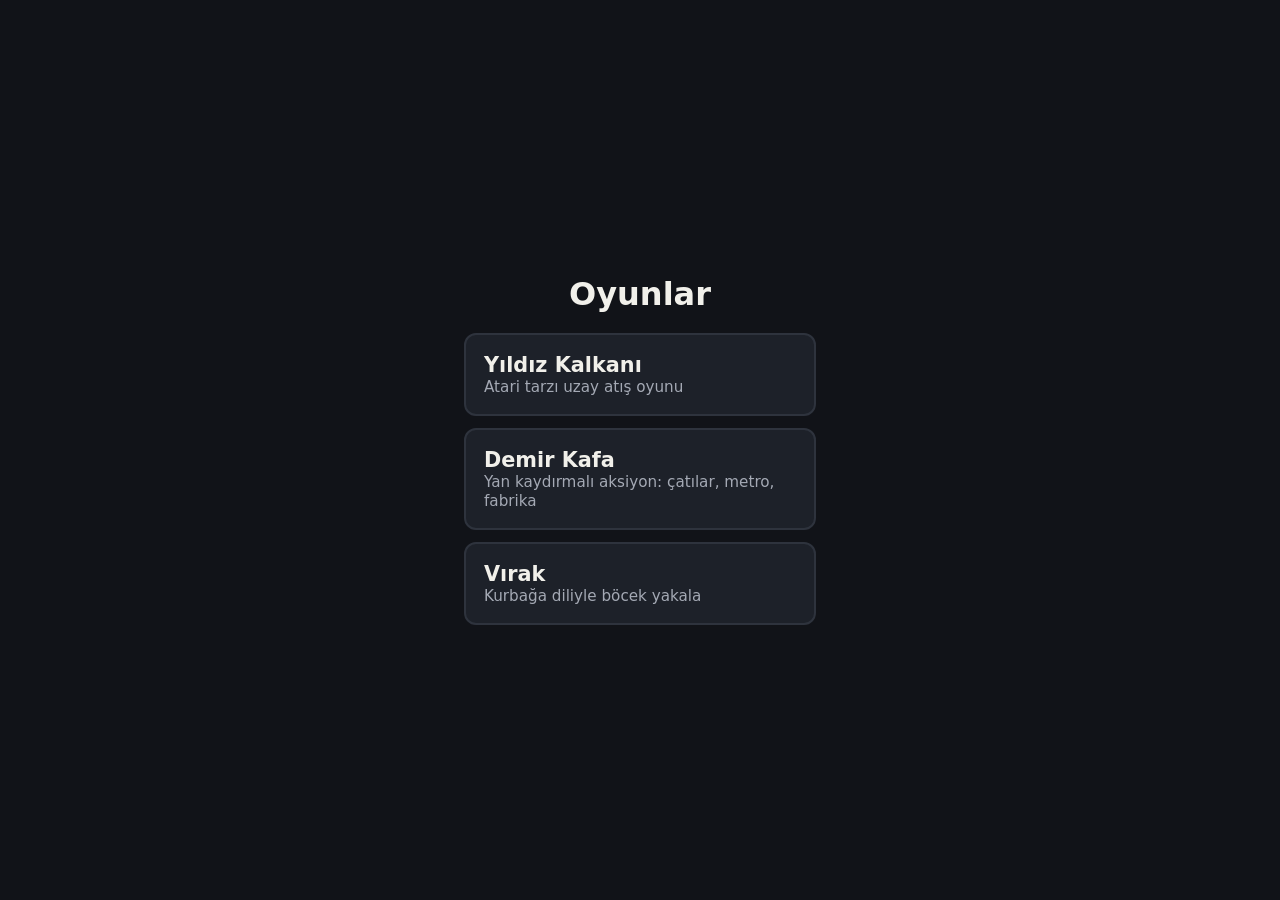
<file: index.html>
<!doctype html>
<html lang="tr">
<meta charset="utf-8">
<meta name="viewport" content="width=device-width, initial-scale=1">
<title>Oyunlar</title>
<style>
body { margin: 0; min-height: 100vh; display: grid; place-items: center; background: #111318; color: #f1f0ea; font-family: system-ui, sans-serif; padding: 16px; box-sizing: border-box; }
main { display: grid; gap: 12px; width: min(100%, 22rem); }
h1 { margin: 0 0 8px; text-align: center; }
a { display: block; padding: 18px; border-radius: 12px; background: #1d2129; color: inherit; text-decoration: none; border: 2px solid #2e333d; }
a b { display: block; font-size: 1.3rem; }
a span { color: #a4a9b4; font-size: .95rem; }
</style>
<main>
  <h1>Oyunlar</h1>
  <a href="yildiz/"><b>Yıldız Kalkanı</b><span>Atari tarzı uzay atış oyunu</span></a>
  <a href="demirkafa/"><b>Demir Kafa</b><span>Yan kaydırmalı aksiyon: çatılar, metro, fabrika</span></a>
  <a href="virak/"><b>Vırak</b><span>Kurbağa diliyle böcek yakala</span></a>
</main>
</html>
</file>
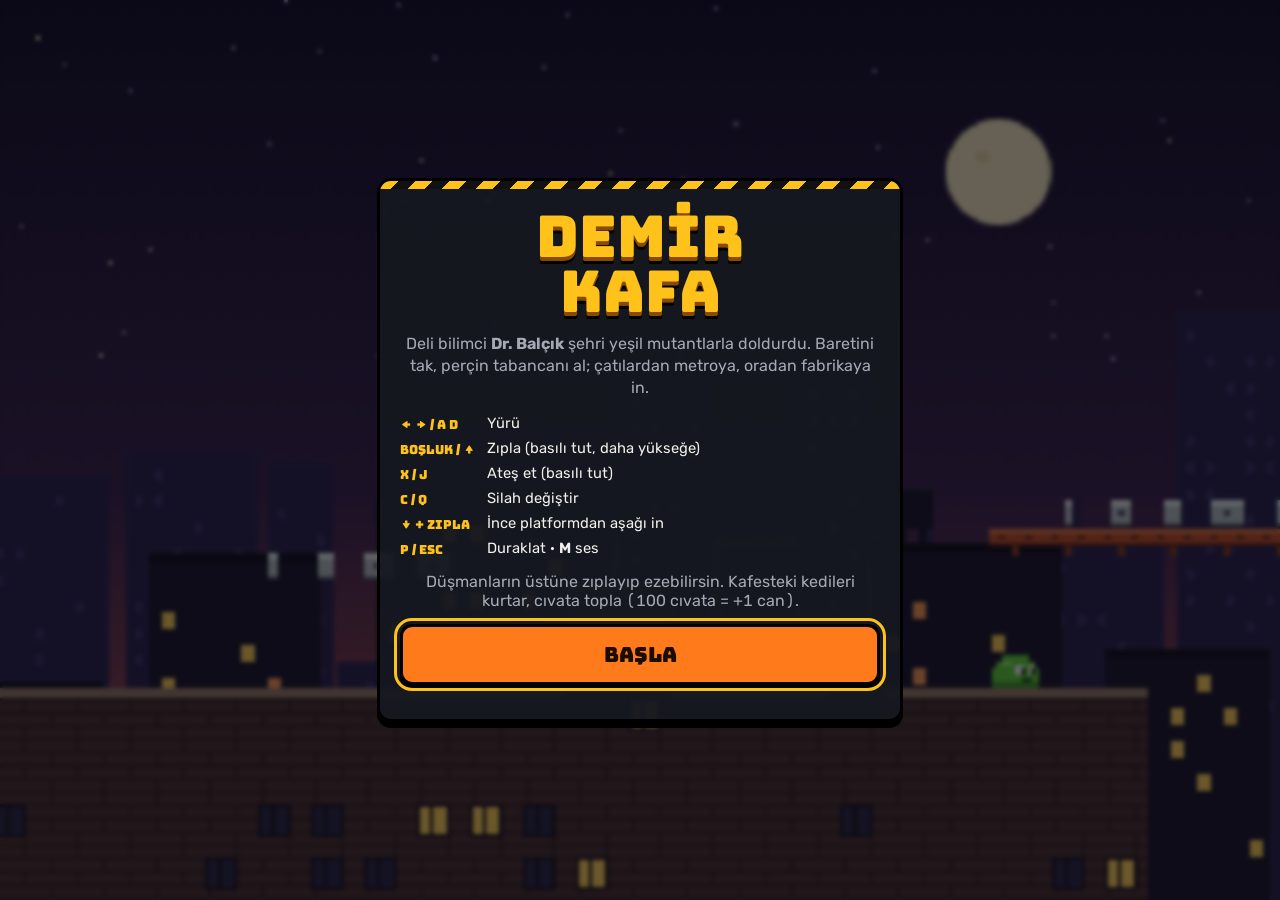
<file: demirkafa/index.html>
<!doctype html>
<html lang="tr">
<head>
<meta charset="utf-8">
<meta name="viewport" content="width=device-width, initial-scale=1, viewport-fit=cover, user-scalable=no">
<meta name="theme-color" content="#111318">
<meta name="mobile-web-app-capable" content="yes">
<meta name="apple-mobile-web-app-capable" content="yes">
<title>Demir Kafa</title>
<link rel="manifest" href="manifest.webmanifest">
<link rel="icon" href="icon-192.png">
<link rel="apple-touch-icon" href="icon-192.png">
<link rel="preconnect" href="https://fonts.googleapis.com">
<link rel="stylesheet" href="https://fonts.googleapis.com/css2?family=Bungee&family=Rubik:wght@500;700&display=swap">
<style>
/* Layout: one pixel-art canvas (scaled crisp), DOM HUD on top, touch pads at the bottom, one overlay card for menus. Single dark look by design. */
:root {
  --bg: #111318;
  --panel: rgba(22, 25, 32, 0.94);
  --hazard: #ffc21a;
  --vest: #ff7a1a;
  --ink: #f1f0ea;
  --muted: #a4a9b4;
  --slime: #6fe04a;
  --danger: #ff4d4d;
  --display: "Bungee", "Impact", system-ui, sans-serif;
  --body: "Rubik", system-ui, -apple-system, "Segoe UI", sans-serif;
  color-scheme: dark;
}
html, body { height: 100%; margin: 0; }
body {
  background: var(--bg); color: var(--ink); font-family: var(--body);
  overflow: hidden; touch-action: none; overscroll-behavior: none;
  -webkit-user-select: none; user-select: none; -webkit-tap-highlight-color: transparent;
}
[hidden] { display: none !important; }
#c { position: fixed; image-rendering: pixelated; image-rendering: crisp-edges; display: block; }

#hud {
  position: fixed; top: 0; left: 0; right: 0;
  display: flex; align-items: center; justify-content: space-between; gap: 12px;
  padding: calc(env(safe-area-inset-top, 0px) + 8px) max(16px, env(safe-area-inset-right, 0px)) 8px max(16px, env(safe-area-inset-left, 0px));
  font-family: var(--display); font-size: 14px; line-height: 1;
  text-shadow: 0 2px 0 #000; pointer-events: none;
}
.hud-l, .hud-r { display: flex; align-items: center; gap: 12px; }
.hp { width: clamp(70px, 18vw, 140px); height: 12px; background: #2a1418; border: 2px solid #000; box-shadow: 0 2px 0 #000; }
.hp i { display: block; height: 100%; width: 100%; background: linear-gradient(#7dff6a, #2fb83a); transition: width .15s; }
.hp.low i { background: linear-gradient(#ff8a7a, #d02a2a); }
#key { color: #6ec8ff; }
#weapon { color: var(--hazard); }
#msg {
  position: fixed; left: 50%; top: calc(env(safe-area-inset-top, 0px) + 40px); transform: translateX(-50%);
  font-family: var(--display); font-size: clamp(14px, 3.6vw, 22px); color: var(--hazard);
  text-shadow: 0 3px 0 #000; white-space: nowrap; pointer-events: none; text-align: center;
}
#bossbar {
  position: fixed; left: 50%; transform: translateX(-50%); top: calc(env(safe-area-inset-top, 0px) + 72px);
  width: min(60vw, 360px); font-family: var(--display); font-size: 12px; color: var(--slime);
  text-shadow: 0 2px 0 #000; pointer-events: none; display: grid; gap: 4px; text-align: center;
}
#bossbar div { height: 10px; border: 2px solid #000; background: #1a2a14; }
#bossbar i { display: block; height: 100%; width: 100%; background: linear-gradient(#b6ff6a, #3aa02a); }

.topbtns { position: fixed; right: max(16px, env(safe-area-inset-right, 0px)); top: calc(env(safe-area-inset-top, 0px) + 32px); display: flex; gap: 8px; }
.topbtns button {
  width: 36px; height: 36px; border-radius: 8px; border: 2px solid #000; background: rgba(30,34,42,.8);
  color: var(--ink); font: 14px var(--display); cursor: pointer; display: grid; place-items: center; padding: 0;
}
.topbtns button:focus-visible { outline: 2px solid var(--hazard); }

#touch { position: fixed; inset: auto 0 0 0; pointer-events: none;
  padding: 0 max(16px, env(safe-area-inset-right, 0px)) calc(env(safe-area-inset-bottom, 0px) + 14px) max(16px, env(safe-area-inset-left, 0px));
  display: flex; justify-content: space-between; align-items: flex-end; }
.pad { display: flex; gap: 10px; align-items: flex-end; }
.pad button {
  pointer-events: auto; touch-action: none;
  width: 64px; height: 64px; border-radius: 16px;
  background: rgba(255,255,255,.10); border: 2px solid rgba(255,255,255,.28); color: rgba(255,255,255,.85);
  font: 12px var(--display); display: grid; place-items: center; padding: 0;
}
.pad button svg { width: 26px; height: 26px; fill: currentColor; }
.pad button.big { width: 76px; height: 76px; border-radius: 50%; font-size: 13px; }
.pad button.fire { background: rgba(255,122,26,.28); border-color: rgba(255,160,90,.6); }
.pad button.jump { background: rgba(255,194,26,.22); border-color: rgba(255,210,90,.6); margin-bottom: 34px; }
.pad button.sm { width: 52px; height: 40px; border-radius: 10px; font-size: 10px; }
.pad button.on { background: rgba(255,255,255,.35); transform: scale(.95); }
@media (orientation: portrait) {
  .pad { gap: 8px; position: relative; }
  .pad button { width: 56px; height: 56px; }
  .pad button.big { width: 68px; height: 68px; }
  .pad button.jump { margin-bottom: 28px; }
  .pad button.sm { position: absolute; left: 0; top: -48px; width: 56px; height: 36px; }
}

.overlay {
  position: fixed; inset: 0; display: grid; place-items: center; overflow-y: auto;
  padding: calc(env(safe-area-inset-top, 0px) + 16px) max(16px, env(safe-area-inset-right, 0px)) calc(env(safe-area-inset-bottom, 0px) + 16px) max(16px, env(safe-area-inset-left, 0px));
  background: rgba(8, 9, 12, 0.6); backdrop-filter: blur(2px);
}
.card {
  width: min(100%, 30rem); display: grid; gap: 14px; padding: 22px 20px 20px;
  background: var(--panel); border: 3px solid #000; border-radius: 14px; text-align: center;
  box-shadow: 0 6px 0 #000; position: relative; overflow: hidden;
}
.card::before { content: ""; position: absolute; inset: 0 0 auto 0; height: 8px;
  background: repeating-linear-gradient(-45deg, var(--hazard) 0 12px, #111 12px 24px); }
h1 { font-family: var(--display); font-weight: 400; margin: 6px 0 0; line-height: .95;
  font-size: clamp(2.2rem, 10vw, 3.6rem); color: var(--hazard); text-shadow: 0 4px 0 #8a4a00, 0 7px 0 #000; }
h2 { font-family: var(--display); font-weight: 400; margin: 4px 0 0; font-size: clamp(1.5rem, 7vw, 2.2rem); color: var(--hazard); text-shadow: 0 3px 0 #000; }
.tag { margin: 0; color: var(--muted); line-height: 1.4; }
.ctl { display: grid; grid-template-columns: auto 1fr; gap: 6px 12px; text-align: left; margin: 0; font-size: .92rem; }
.ctl dt { font-family: var(--display); font-size: .78rem; color: var(--hazard); white-space: nowrap; padding-top: 2px; }
.ctl dd { margin: 0; color: var(--ink); }
.big { font-family: var(--display); font-size: 2.6rem; margin: 0; color: var(--ink); font-variant-numeric: tabular-nums; }
.stat { margin: 0; color: var(--muted); font-variant-numeric: tabular-nums; }
.row { display: flex; gap: 10px; justify-content: center; flex-wrap: wrap; }
button.play {
  font-family: var(--display); font-size: 1.3rem; padding: 14px 22px; border: 3px solid #000; border-radius: 12px;
  background: var(--vest); color: #1a0d00; cursor: pointer; box-shadow: 0 5px 0 #000;
}
button.play:active { transform: translateY(3px); box-shadow: 0 2px 0 #000; }
button.play:focus-visible, button.ghost:focus-visible { outline: 3px solid var(--hazard); outline-offset: 3px; }
button.ghost { background: transparent; color: var(--muted); border: 2px solid #3a3f4a; border-radius: 10px; padding: 10px 16px; font: 700 .9rem var(--body); cursor: pointer; }
.only-touch { display: none; }
body.touch .only-touch { display: block; }
body.touch .only-kb { display: none; }
@media (max-height: 420px) { .card { gap: 10px; padding: 18px 16px 16px; } h1 { font-size: 2.2rem; } .ctl { font-size: .82rem; } }
</style>
</head>
<body>
<canvas id="c"></canvas>

<div id="hud">
  <div class="hud-l"><div class="hp" id="hp"><i id="hpFill"></i></div><span id="lives">♥3</span></div>
  <div class="hud-r"><span id="key" hidden>KART</span><span id="weapon">PERÇİN</span><span id="bolts">⚙0</span><span id="score">0</span></div>
</div>
<div id="msg"></div>
<div id="bossbar" hidden><span>DR. BALÇIK</span><div><i id="bossFill"></i></div></div>
<div class="topbtns" id="topbtns" hidden>
  <button id="muteBtn" type="button" aria-label="Sesi aç/kapat">♪</button>
  <button id="pauseBtn" type="button" aria-label="Duraklat">II</button>
</div>

<div id="touch" hidden>
  <div class="pad">
    <button data-a="left" aria-label="Sol"><svg viewBox="0 0 24 24"><path d="M16 4 6 12l10 8z"/></svg></button>
    <button data-a="down" aria-label="Aşağı"><svg viewBox="0 0 24 24"><path d="M4 8l8 10 8-10z"/></svg></button>
    <button data-a="right" aria-label="Sağ"><svg viewBox="0 0 24 24"><path d="M8 4l10 8-10 8z"/></svg></button>
  </div>
  <div class="pad">
    <button data-a="swap" class="sm">SİLAH</button>
    <button data-a="fire" class="big fire">ATEŞ</button>
    <button data-a="jump" class="big jump">ZIPLA</button>
  </div>
</div>

<div class="overlay" id="ov"><div class="card" id="card"></div></div>

<script>
(() => {
'use strict';
const TS = 16, VH = 272;
const $ = id => document.getElementById(id);
const cv = $('c'), g = cv.getContext('2d');
let VW = 480, SC = 1;

function resize() {
  const sw = innerWidth, sh = innerHeight;
  SC = sh / VH; VW = Math.ceil(sw / SC);
  if (VW < 340) { VW = 340; SC = sw / 340; }
  cv.width = VW; cv.height = VH;
  const dw = VW * SC, dh = VH * SC;
  cv.style.width = dw + 'px'; cv.style.height = dh + 'px';
  cv.style.left = ((sw - dw) / 2) + 'px';
  cv.style.top = ((sh - dh) * (sh > sw ? 0.32 : 0.5)) + 'px';
  g.imageSmoothingEnabled = false;
}
addEventListener('resize', resize); resize();

const clamp = (v, a, b) => v < a ? a : v > b ? b : v;
const rnd = (a, b) => a + Math.random() * (b - a);
const overlap = (a, b) => a.x < b.x + b.w && a.x + a.w > b.x && a.y < b.y + b.h && a.y + a.h > b.y;
function hash(x, y) { let h = (x * 374761393 + y * 668265263) | 0; h = Math.imul(h ^ (h >>> 13), 1274126177); return (h ^ (h >>> 16)) >>> 0; }
function rng(seed) { return () => { seed = (seed + 0x6D2B79F5) | 0; let t = Math.imul(seed ^ (seed >>> 15), 1 | seed); t = (t + Math.imul(t ^ (t >>> 7), 61 | t)) ^ t; return ((t ^ (t >>> 14)) >>> 0) / 4294967296; }; }

// ---------- storage ----------
const store = {
  get(k, d) { try { const v = localStorage.getItem(k); return v === null ? d : JSON.parse(v); } catch (e) { return d; } },
  set(k, v) { try { localStorage.setItem(k, JSON.stringify(v)); } catch (e) {} }
};
let best = store.get('demirkafa.best', 0);
let muted = store.get('demirkafa.muted', false);

// ---------- audio ----------
let actx = null, master, sfxG, musG, noiseBuf;
function ensureAudio() {
  if (!actx) {
    try {
      actx = new (window.AudioContext || window.webkitAudioContext)();
      master = actx.createGain(); master.gain.value = muted ? 0 : 0.55; master.connect(actx.destination);
      sfxG = actx.createGain(); sfxG.gain.value = 0.9; sfxG.connect(master);
      musG = actx.createGain(); musG.gain.value = 0.28; musG.connect(master);
      noiseBuf = actx.createBuffer(1, actx.sampleRate, actx.sampleRate);
      const d = noiseBuf.getChannelData(0); for (let i = 0; i < d.length; i++) d[i] = Math.random() * 2 - 1;
    } catch (e) { actx = null; }
  }
  if (actx && actx.state === 'suspended') actx.resume();
}
function tone(type, f0, f1, dur, vol, dest, t) {
  if (!actx) return; t = t || actx.currentTime; dest = dest || sfxG;
  const o = actx.createOscillator(), gn = actx.createGain();
  o.type = type; o.frequency.setValueAtTime(f0, t); if (f1 !== f0) o.frequency.exponentialRampToValueAtTime(Math.max(20, f1), t + dur);
  gn.gain.setValueAtTime(vol, t); gn.gain.exponentialRampToValueAtTime(0.0008, t + dur);
  o.connect(gn); gn.connect(dest); o.start(t); o.stop(t + dur + 0.02);
}
function noise(dur, vol, freq, dest, t) {
  if (!actx) return; t = t || actx.currentTime; dest = dest || sfxG;
  const s = actx.createBufferSource(); s.buffer = noiseBuf;
  const f = actx.createBiquadFilter(); f.type = 'lowpass'; f.frequency.setValueAtTime(freq, t); f.frequency.exponentialRampToValueAtTime(Math.max(60, freq * 0.2), t + dur);
  const gn = actx.createGain(); gn.gain.setValueAtTime(vol, t); gn.gain.exponentialRampToValueAtTime(0.0008, t + dur);
  s.connect(f); f.connect(gn); gn.connect(dest); s.start(t, Math.random() * 0.5); s.stop(t + dur + 0.02);
}
function sfx(n) {
  if (!actx) return; const t = actx.currentTime;
  switch (n) {
    case 'shoot': tone('square', 900, 240, 0.07, 0.07); break;
    case 'scatter': noise(0.18, 0.35, 3000); tone('square', 220, 80, 0.12, 0.08); break;
    case 'laser': tone('sawtooth', 1500, 700, 0.06, 0.05); break;
    case 'jump': tone('square', 280, 620, 0.1, 0.05); break;
    case 'hit': tone('square', 240, 120, 0.05, 0.06); break;
    case 'kill': noise(0.2, 0.25, 1800); tone('sine', 400, 60, 0.2, 0.12); break;
    case 'hurt': tone('sawtooth', 220, 70, 0.28, 0.12); break;
    case 'pick': [660, 880, 1320].forEach((f, i) => tone('triangle', f, f, 0.08, 0.1, sfxG, t + i * 0.05)); break;
    case 'power': [440, 554, 660, 880, 1108].forEach((f, i) => tone('square', f, f, 0.09, 0.06, sfxG, t + i * 0.06)); break;
    case 'boom': noise(0.7, 0.6, 900); tone('sine', 120, 30, 0.5, 0.3); break;
    case 'eshot': tone('triangle', 500, 200, 0.12, 0.06); break;
    case 'splat': noise(0.12, 0.2, 700); break;
    case 'cat': tone('triangle', 900, 1400, 0.12, 0.09); tone('triangle', 1400, 800, 0.18, 0.08, sfxG, t + 0.12); break;
    case 'clear': [523, 659, 784, 1046, 784, 1046].forEach((f, i) => tone('square', f, f, 0.14, 0.07, sfxG, t + i * 0.11)); break;
    case 'deny': tone('square', 160, 150, 0.15, 0.07); tone('square', 120, 110, 0.2, 0.07, sfxG, t + 0.16); break;
    case 'die': [400, 300, 220, 150, 90].forEach((f, i) => tone('square', f, f * 0.9, 0.14, 0.08, sfxG, t + i * 0.12)); break;
  }
}
// music: tiny step sequencer
const midi = n => 440 * Math.pow(2, (n - 69) / 12);
const SONGS = [
  { bpm: 138, bass: [45,0,45,57,45,0,48,50, 43,0,43,55,43,0,47,48], lead: [0,0,69,0,72,0,74,0, 0,0,67,0,71,0,72,74] },
  { bpm: 126, bass: [40,0,40,52,40,43,0,45, 38,0,38,50,38,41,0,43], lead: [64,0,0,67,0,0,69,0, 62,0,0,65,0,0,67,0] },
  { bpm: 148, bass: [42,42,54,42,45,45,57,45, 40,40,52,40,47,47,59,47], lead: [66,0,69,0,73,0,69,0, 64,0,67,0,71,0,74,0] },
  { bpm: 168, bass: [38,38,50,38,41,41,53,41, 36,36,48,36,43,43,55,44], lead: [74,0,77,74,0,72,0,70, 72,0,74,0,77,0,79,0] },
];
let song = 0, step = 0, nextT = 0, musicOn = false;
setInterval(() => {
  if (!actx || !musicOn || muted) return;
  const S = SONGS[song], dur = 60 / S.bpm / 2;
  if (nextT < actx.currentTime) nextT = actx.currentTime + 0.05;
  while (nextT < actx.currentTime + 0.15) {
    const i = step % 16, b = S.bass[i], l = S.lead[i];
    if (b) tone('square', midi(b), midi(b), dur * 0.9, 0.12, musG, nextT);
    if (l && (step >> 4) % 2 === 1) tone('triangle', midi(l), midi(l), dur * 1.6, 0.11, musG, nextT);
    if (i % 4 === 0) tone('sine', 140, 40, 0.12, 0.35, musG, nextT);
    if (i % 8 === 4) noise(0.1, 0.25, 4000, musG, nextT);
    if (i % 2 === 1) noise(0.03, 0.08, 9000, musG, nextT);
    nextT += dur; step++;
  }
}, 40);

// ---------- input ----------
const KEYMAP = { ArrowLeft: 'left', KeyA: 'left', ArrowRight: 'right', KeyD: 'right', ArrowDown: 'down', KeyS: 'down',
  ArrowUp: 'jump', KeyW: 'jump', Space: 'jump', KeyZ: 'jump', KeyK: 'jump',
  KeyX: 'fire', KeyJ: 'fire', ControlLeft: 'fire', ControlRight: 'fire',
  KeyC: 'swap', KeyQ: 'swap', KeyL: 'swap', Tab: 'swap', KeyP: 'pause', Escape: 'pause', KeyM: 'mute' };
const kb = {}, tch = {}, held = {}, pq = {};
function syncHeld() { for (const a of ['left', 'right', 'down', 'jump', 'fire']) held[a] = !!(kb[a] || tch[a]); }
addEventListener('keydown', e => {
  ensureAudio();
  if (!ov.hidden && (e.code === 'Enter' || e.code === 'Space')) { const b = card.querySelector('.play'); if (b) { e.preventDefault(); b.click(); } return; }
  if (e.code === 'Enter' && state === 'play') { e.preventDefault(); pause(); return; }
  const a = KEYMAP[e.code]; if (!a) return; e.preventDefault();
  if (e.repeat) return;
  if (a === 'pause') { if (state === 'play') pause(); else if (state === 'paused') resume(); return; }
  if (a === 'mute') { toggleMute(); return; }
  kb[a] = true; pq[a] = true; syncHeld();
});
addEventListener('keyup', e => { const a = KEYMAP[e.code]; if (a) { kb[a] = false; syncHeld(); } });
addEventListener('blur', () => { for (const k in kb) kb[k] = false; syncHeld(); });

const touchEl = $('touch'), tpoint = new Map();
function actAt(x, y) { const el = document.elementFromPoint(x, y); const b = el && el.closest && el.closest('#touch [data-a]'); return b ? b.dataset.a : null; }
function syncTouch() {
  for (const k in tch) tch[k] = false;
  for (const a of tpoint.values()) if (a) tch[a] = true;
  touchEl.querySelectorAll('[data-a]').forEach(b => b.classList.toggle('on', !!tch[b.dataset.a]));
  syncHeld();
}
function enableTouch() { if (!document.body.classList.contains('touch')) { document.body.classList.add('touch'); refreshChrome(); } }
touchEl.addEventListener('pointerdown', e => {
  e.preventDefault(); ensureAudio(); enableTouch();
  const a = actAt(e.clientX, e.clientY); tpoint.set(e.pointerId, a); if (a) pq[a] = true; syncTouch();
});
addEventListener('pointermove', e => {
  if (!tpoint.has(e.pointerId)) return;
  const a = actAt(e.clientX, e.clientY);
  if (a !== tpoint.get(e.pointerId)) { tpoint.set(e.pointerId, a); if (a && a !== 'swap') pq[a] = true; syncTouch(); }
}, { passive: true });
const endPtr = e => { if (tpoint.delete(e.pointerId)) syncTouch(); };
addEventListener('pointerup', endPtr); addEventListener('pointercancel', endPtr);
addEventListener('touchstart', () => enableTouch(), { passive: true, once: true });
if (matchMedia('(pointer: coarse)').matches) document.body.classList.add('touch');
touchEl.addEventListener('contextmenu', e => e.preventDefault());

// ---------- levels ----------
function Builder(w, h) {
  const grid = Array.from({ length: h }, () => Array(w).fill(' ')), sp = [];
  const o = {
    w, h, grid, sp,
    fill(x0, y0, x1, y1, c = '#') { for (let y = y0; y <= y1; y++) for (let x = x0; x <= x1; x++) if (x >= 0 && x < w && y >= 0 && y < h) grid[y][x] = c; },
    ground(x0, x1, top, c = '#') { o.fill(x0, top, x1, h - 1, c); },
    plat(x0, x1, y) { o.fill(x0, y, x1, y, '-'); },
    e(type, x, y) { sp.push({ type, x, y }); },
    row(type, x0, x1, y) { for (let x = x0; x <= x1; x++) o.e(type, x, y); },
  };
  return o;
}

const LEVELS = [
  { name: 'BÖLÜM 1', title: 'Gökdelen Çatıları', goal: 'Mavi kart anahtarı bul, çatıdaki çıkış kapısına ulaş.', theme: 0, needKey: true, song: 0,
    build() {
      const b = Builder(212, 17);
      [[0,22,13],[26,44,12],[48,62,13],[66,82,11],[86,102,13],[106,122,12],[126,142,10],[146,162,13],[166,181,12],[188,211,12]].forEach(s => b.ground(...s));
      b.fill(12,11,13,12); b.fill(36,9,38,11); b.fill(56,11,57,12); b.fill(94,10,95,12); b.fill(114,9,116,11); b.fill(155,11,156,12); b.fill(198,9,199,11);
      b.plat(20,28,10); b.plat(42,50,9); b.plat(60,68,8); b.plat(79,88,8); b.plat(100,108,9); b.plat(120,129,9); b.plat(140,148,7); b.plat(160,168,9); b.plat(180,189,9);
      b.fill(17,12,17,12,'c'); b.fill(70,10,71,10,'c'); b.fill(70,9,70,9,'c'); b.fill(133,9,134,9,'c'); b.fill(172,11,172,11,'c');
      b.fill(109,11,111,11,'^');
      b.e('P',3,12);
      b.row('$',6,9,10); b.row('$',21,27,9); b.row('$',43,49,8); b.row('$',61,67,7); b.row('$',80,87,7); b.row('$',101,107,8); b.row('$',121,128,8); b.row('$',141,147,6); b.row('$',161,167,8);
      b.e('blob',20,12); b.e('rat',30,11); b.e('S',37,8); b.e('blob',41,11);
      b.e('barrel',52,12); b.e('soldier',59,12);
      b.e('cage',75,10); b.e('drone',78,5); b.e('h',81,10);
      b.e('C',88,12); b.e('blob',92,12); b.e('rat',99,12);
      b.e('drone',112,5); b.e('soldier',119,11);
      b.e('a',130,9); b.e('blob',137,9); b.e('soldier',139,9);
      b.e('C',148,12); b.e('blob',152,12); b.e('rat',158,12); b.e('drone',163,4);
      b.e('cage',169,11); b.e('barrel',176,11); b.e('soldier',179,11);
      b.e('K',184,8);
      b.e('h',190,11); b.e('soldier',194,11); b.e('rat',198,8); b.e('blob',203,11);
      b.e('D',208,11);
      return b;
    } },
  { name: 'BÖLÜM 2', title: 'Metro Tünelleri', goal: 'Trenlerin üstünden geç, kartı al, tünel kapısına koş.', theme: 1, needKey: true, song: 1,
    build() {
      const b = Builder(222, 17);
      b.fill(0,0,221,1);
      [[0,30],[34,60],[66,95],[99,130],[136,170],[175,221]].forEach(s => b.ground(s[0], s[1], 14));
      b.fill(61,16,65,16); b.fill(61,15,65,15,'^'); b.fill(131,16,135,16); b.fill(131,15,135,15,'^');
      b.fill(40,11,53,13,'T'); b.fill(104,11,118,13,'T'); b.fill(180,11,195,13,'T');
      b.plat(18,26,11); b.plat(70,78,11); b.plat(84,92,9); b.plat(118,124,8); b.plat(130,136,11); b.plat(140,148,11); b.plat(152,160,9); b.plat(162,168,7);
      b.fill(8,13,9,13,'c'); b.fill(9,12,9,12,'c'); b.fill(88,13,88,13,'c'); b.fill(150,13,151,13,'c');
      b.e('P',2,13);
      b.row('$',19,25,10); b.row('$',41,52,10); b.row('$',71,77,10); b.row('$',85,91,8); b.row('$',105,117,10); b.row('$',141,147,10); b.row('$',153,159,8); b.row('$',163,167,6); b.row('$',181,186,10);
      b.e('rat',15,13); b.e('rat',28,13); b.e('blob',37,13); b.e('L',47,10); b.e('soldier',57,13);
      b.e('drone',62,6); b.e('rat',68,13); b.e('cage',74,10); b.e('soldier',82,13); b.e('blob',92,13);
      b.e('C',100,13); b.e('soldier',110,10); b.e('h',121,7); b.e('drone',128,5);
      b.e('C',137,13); b.e('rat',142,13); b.e('soldier',146,10); b.e('blob',158,13); b.e('drone',156,4); b.e('cage',165,6); b.e('barrel',168,13);
      b.e('soldier',177,13); b.e('a',184,10); b.e('K',190,10); b.e('drone',192,5);
      b.e('rat',200,13); b.e('soldier',205,13); b.e('blob',210,13); b.e('barrel',213,13);
      b.e('D',218,13);
      return b;
    } },
  { name: 'BÖLÜM 3', title: 'Balçık Fabrikası', goal: 'Fabrikanın derinliklerinde Dr. Balçık seni bekliyor.', theme: 2, needKey: false, song: 2,
    boss: { trigger: 172, wall: 167, spawn: 192 },
    build() {
      const b = Builder(206, 17);
      b.fill(0,0,205,1);
      [[0,40],[45,80],[84,120],[125,205]].forEach(s => b.ground(s[0], s[1], 14));
      b.fill(41,16,44,16); b.fill(41,15,44,15,'^'); b.fill(121,16,124,16); b.fill(121,15,124,15,'^');
      b.fill(20,11,22,13,'M'); b.fill(60,12,61,13,'M'); b.fill(95,10,98,13,'M'); b.fill(140,11,142,13,'M');
      b.fill(70,13,72,13,'^');
      b.plat(30,38,10); b.plat(41,45,11); b.plat(50,58,10); b.plat(66,76,10); b.plat(86,93,10); b.plat(104,112,10); b.plat(114,119,7); b.plat(121,124,11); b.plat(130,138,10); b.plat(146,154,10); b.plat(156,162,7);
      b.plat(176,180,10); b.plat(193,197,10);
      b.fill(8,13,8,13,'c'); b.fill(102,13,103,13,'c'); b.fill(103,12,103,12,'c');
      b.e('P',2,13);
      b.row('$',31,37,9); b.row('$',51,57,9); b.row('$',67,75,9); b.row('$',87,92,9); b.row('$',105,111,9); b.row('$',115,118,6); b.row('$',131,137,9); b.row('$',147,153,9); b.row('$',157,161,6);
      b.e('blob',12,13); b.e('soldier',26,13); b.e('drone',34,5); b.e('rat',48,13); b.e('soldier',55,9);
      b.e('barrel',63,13); b.e('blob',66,13); b.e('a',75,9); b.e('rat',78,13);
      b.e('cage',90,9); b.e('h',97,9); b.e('soldier',108,9); b.e('drone',110,4); b.e('blob',116,13);
      b.e('C',127,13); b.e('rat',132,13); b.e('soldier',141,10); b.e('drone',150,4); b.e('blob',152,13); b.e('cage',159,6); b.e('a',147,9);
      b.e('barrel',164,13); b.e('h',170,13);
      return b;
    } },
];

// ---------- game state ----------
let lv, grid, LW, LH, ents, bullets, ebul, parts, texts, P;
let arms = { w: 0, has: [true, false, false], ammo: [Infinity, 0, 0] };
let cam = { x: 0, y: 0 }, camMin = 0, state = 'title', levelIdx = 0, score = 0, lives = 3, bolts = 0;
let hasKey = false, checkpoint, shake = 0, time = 0, deathT = 0, msgT = 0, bossOn = false, boss = null, crateHp, doorNag = 0, layers = [];

const DEF = {
  blob: { w: 14, h: 12, hp: 3, score: 100, dmg: 15 },
  rat: { w: 14, h: 8, hp: 1, score: 75, dmg: 10 },
  soldier: { w: 12, h: 22, hp: 5, score: 200, dmg: 15 },
  drone: { w: 14, h: 10, hp: 2, score: 150, dmg: 12 },
  boss: { w: 40, h: 46, hp: 90, score: 5000, dmg: 25 },
};
const PICK = { '$': [10, 10], h: [12, 12], a: [12, 10], S: [16, 10], L: [16, 10], K: [12, 9] };
const WEAP = ['PERÇİN', 'ÇİVİ SAÇAR', 'KAYNAK'];

function mk(type, kind, tx, ty, w, h, extra) {
  return Object.assign({ type, kind, x: tx * TS + (TS - w) / 2, y: (ty + 1) * TS - h, w, h, vx: 0, vy: 0, t: Math.random() * 6 }, extra || {});
}
function mkEnemy(type, tx, ty) {
  const d = DEF[type];
  return mk(type, 'enemy', tx, ty, d.w, d.h, { hp: d.hp, max: d.hp, dir: Math.random() < 0.5 ? -1 : 1, fire: 1 + Math.random(), flash: 0, awake: false });
}

function loadLevel(i) {
  levelIdx = i; lv = LEVELS[i];
  const b = lv.build();
  grid = b.grid; LW = b.w; LH = b.h;
  ents = []; bullets = []; ebul = []; parts = []; texts = []; crateHp = new Map();
  hasKey = false; bossOn = false; boss = null; camMin = 0;
  let start = { x: 40, y: 100 };
  for (const s of b.sp) {
    if (s.type === 'P') start = { x: s.x * TS + 2, y: (s.y + 1) * TS - 22 };
    else if (DEF[s.type]) ents.push(mkEnemy(s.type, s.x, s.y));
    else if (PICK[s.type]) ents.push(mk(s.type, 'pick', s.x, s.y, PICK[s.type][0], PICK[s.type][1], { by: 0 }));
    else if (s.type === 'C') ents.push(mk('C', 'prop', s.x, s.y, 10, 32, { on: false }));
    else if (s.type === 'D') ents.push(mk('D', 'prop', s.x, s.y, 24, 32));
    else if (s.type === 'barrel') ents.push(mk('barrel', 'prop', s.x, s.y, 12, 16, { hp: 2, solid: true }));
    else if (s.type === 'cage') ents.push(mk('cage', 'prop', s.x, s.y, 16, 16, { hp: 3, flash: 0 }));
  }
  checkpoint = start;
  spawnPlayer();
  cam.x = clamp(P.x - VW * 0.4, 0, LW * TS - VW); cam.y = 0;
  buildLayers(lv.theme);
  $('bossbar').hidden = true;
}
function spawnPlayer() {
  P = { x: checkpoint.x, y: checkpoint.y, w: 11, h: 22, vx: 0, vy: 0, face: 1, onGround: false, coyote: 0, jumpBuf: 0, inv: 1.5, hp: 100, cd: 0, anim: 0, drop: 0, dead: false, recoil: 0 };
}
function newGame() {
  score = 0; lives = 3; bolts = 0;
  arms = { w: 0, has: [true, false, false], ammo: [Infinity, 0, 0] };
  loadLevel(0); intro();
}

// ---------- tiles / physics ----------
const isSolidC = c => c === '#' || c === 'T' || c === 'M' || c === 'c';
function tile(tx, ty) { if (tx < 0 || tx >= LW) return '#'; if (ty < 0 || ty >= LH) return ' '; return grid[ty][tx]; }
const isSolid = (tx, ty) => isSolidC(tile(tx, ty));
function solidProp(e, x0, y0, x1, y1) {
  for (const p of ents) if (p.solid && p !== e && x0 < p.x + p.w && x1 > p.x && y0 < p.y + p.h && y1 > p.y) return p;
  return null;
}
function moveBody(e, dt, drop) {
  e.hitWall = false;
  const dx = e.vx * dt; e.x += dx;
  const y0 = Math.floor(e.y / TS), y1 = Math.floor((e.y + e.h - 0.01) / TS);
  if (dx > 0) {
    const tx = Math.floor((e.x + e.w - 0.01) / TS);
    for (let ty = y0; ty <= y1; ty++) if (isSolid(tx, ty)) { e.x = tx * TS - e.w; e.hitWall = true; break; }
  } else if (dx < 0) {
    const tx = Math.floor(e.x / TS);
    for (let ty = y0; ty <= y1; ty++) if (isSolid(tx, ty)) { e.x = (tx + 1) * TS; e.hitWall = true; break; }
  }
  if (dx !== 0 && e.kind !== 'prop') {
    const p = solidProp(e, e.x, e.y, e.x + e.w, e.y + e.h - 2);
    if (p) { if (dx > 0) e.x = p.x - e.w; else e.x = p.x + p.w; e.hitWall = true; }
  }
  const prevB = e.y + e.h;
  e.y += e.vy * dt; e.onGround = false;
  const x0 = Math.floor(e.x / TS), x1 = Math.floor((e.x + e.w - 0.01) / TS);
  if (e.vy > 0) {
    const ty = Math.floor((e.y + e.h - 0.01) / TS);
    for (let tx = x0; tx <= x1; tx++) {
      const c = tile(tx, ty);
      if (isSolidC(c) || (c === '-' && !drop && prevB <= ty * TS + 0.01)) { e.y = ty * TS - e.h; e.vy = 0; e.onGround = true; break; }
    }
    if (!e.onGround && e.kind !== 'prop') {
      for (const p of ents) if (p.solid && p !== e && e.x < p.x + p.w && e.x + e.w > p.x && prevB <= p.y + 0.01 && e.y + e.h > p.y) { e.y = p.y - e.h; e.vy = 0; e.onGround = true; break; }
    }
  } else if (e.vy < 0) {
    const ty = Math.floor(e.y / TS);
    for (let tx = x0; tx <= x1; tx++) if (isSolid(tx, ty)) { e.y = (ty + 1) * TS; e.vy = 0; break; }
  }
}
function onPlatformOnly(e) {
  const ty = Math.floor((e.y + e.h + 1) / TS); let plat = false;
  for (let tx = Math.floor(e.x / TS); tx <= Math.floor((e.x + e.w - 0.01) / TS); tx++) { const c = tile(tx, ty); if (isSolidC(c)) return false; if (c === '-') plat = true; }
  return plat;
}
function groundAhead(e) {
  const fx = e.dir > 0 ? e.x + e.w + 1 : e.x - 1, tx = Math.floor(fx / TS);
  const below = tile(tx, Math.floor((e.y + e.h + 2) / TS)), at = tile(tx, Math.floor((e.y + e.h - 2) / TS));
  return (isSolidC(below) || below === '-') && at !== '^';
}

// ---------- effects ----------
function burst(x, y, n, colors, sp = 120, life = 0.5, grav = 300, size = 2) {
  for (let i = 0; i < n; i++) {
    const a = Math.random() * Math.PI * 2, v = rnd(sp * 0.3, sp);
    parts.push({ x, y, vx: Math.cos(a) * v, vy: Math.sin(a) * v - sp * 0.3, life: rnd(life * 0.5, life), max: life, c: colors[i % colors.length], s: size, g: grav });
  }
}
function popText(x, y, t, c = '#ffc21a') { texts.push({ x, y, t, c, life: 0.9 }); }
let msgEl = $('msg');
function say(t, dur = 2) { msgEl.textContent = t; msgT = dur; }

function hurt(dmg, srcX) {
  if (P.inv > 0 || P.dead) return;
  P.hp -= dmg; P.inv = 1.1; P.vx = (P.x + P.w / 2 < srcX ? -1 : 1) * 190; P.vy = -200;
  sfx('hurt'); shake = Math.max(shake, 4);
  burst(P.x + P.w / 2, P.y + 10, 8, ['#ff4d4d', '#ffd0a0']);
  if (P.hp <= 0) die();
}
function die() {
  if (P.dead) return;
  P.dead = true; P.hp = 0; lives--; deathT = 1.8; sfx('die');
  burst(P.x + P.w / 2, P.y + 10, 30, ['#ff7a1a', '#f5c400', '#2c4a86', '#e3a574'], 200, 1, 400, 3);
}
function damageEnemy(e, dmg) {
  if (e.dead || e.dying) return;
  e.hp -= dmg; e.flash = 0.08;
  if (e.hp <= 0) {
    if (e.type === 'boss') { e.dying = 2.6; e.vx = 0; sfx('boom'); shake = 10; return; }
    e.dead = true; score += DEF[e.type].score; sfx('kill');
    popText(e.x + e.w / 2, e.y, '+' + DEF[e.type].score);
    burst(e.x + e.w / 2, e.y + e.h / 2, 18, ['#6fe04a', '#3aa02a', '#b6ff6a', e.type === 'soldier' ? '#6a3d9a' : '#c8ffb0'], 160);
    if (Math.random() < 0.35) ents.push(mk('$', 'pick', 0, 0, 10, 10, { x: e.x + e.w / 2 - 5, y: e.y + e.h - 12, by: 0 }));
    else if (Math.random() < 0.08) ents.push(mk('a', 'pick', 0, 0, 12, 10, { x: e.x + e.w / 2 - 6, y: e.y + e.h - 12, by: 0 }));
  } else sfx('hit');
}
function hitCrate(tx, ty, dmg) {
  const k = tx + ',' + ty, hp = (crateHp.has(k) ? crateHp.get(k) : 3) - dmg;
  if (hp > 0) { crateHp.set(k, hp); sfx('hit'); burst(tx * TS + 8, ty * TS + 8, 3, ['#c88a4a', '#6a4220'], 60, 0.3); return; }
  crateHp.delete(k); grid[ty][tx] = ' '; score += 20; sfx('splat');
  burst(tx * TS + 8, ty * TS + 8, 14, ['#c88a4a', '#a06a32', '#6a4220'], 150, 0.7, 500, 3);
  const r = Math.random(), x = tx * TS + 3, y = ty * TS + 4;
  if (r < 0.18) ents.push(mk('h', 'pick', 0, 0, 12, 12, { x, y: ty * TS + 4, by: 0 }));
  else if (r < 0.4) ents.push(mk('a', 'pick', 0, 0, 12, 10, { x, y: ty * TS + 6, by: 0 }));
  else if (r < 0.8) for (let i = 0; i < 3; i++) ents.push(mk('$', 'pick', 0, 0, 10, 10, { x: x - 8 + i * 8, y: ty * TS + 6, by: 0 }));
}
function explode(cx, cy, r = 46) {
  sfx('boom'); shake = Math.max(shake, 8);
  burst(cx, cy, 40, ['#fff2a0', '#ffc21a', '#ff7a1a', '#ff3a1a', '#555'], 240, 0.9, 120, 3);
  for (const e of ents) {
    const d = Math.hypot(e.x + e.w / 2 - cx, e.y + e.h / 2 - cy);
    if (d > r) continue;
    if (e.kind === 'enemy') damageEnemy(e, e.type === 'boss' ? 4 : 8);
    else if (e.type === 'barrel' && !e.dead) { e.hp = 0; e.fuse = 0.15; }
    else if (e.type === 'cage') hitProp(e, 9);
  }
  if (!P.dead && Math.hypot(P.x + P.w / 2 - cx, P.y + P.h / 2 - cy) < r) hurt(30, cx);
  for (let ty = Math.floor((cy - r) / TS); ty <= Math.floor((cy + r) / TS); ty++)
    for (let tx = Math.floor((cx - r) / TS); tx <= Math.floor((cx + r) / TS); tx++)
      if (tile(tx, ty) === 'c' && Math.hypot(tx * TS + 8 - cx, ty * TS + 8 - cy) < r) hitCrate(tx, ty, 9);
}
function hitProp(e, dmg) {
  if (e.dead) return;
  if (e.type === 'barrel') { e.hp -= dmg; e.flash = 0.08; if (e.hp <= 0 && !e.fuse) e.fuse = 0.05; else sfx('hit'); }
  else if (e.type === 'cage') {
    e.hp -= dmg; e.flash = 0.08; sfx('hit');
    if (e.hp <= 0) {
      e.dead = true; score += 500; sfx('cat'); popText(e.x + 8, e.y - 4, 'MİYAV! +500', '#ffb36a');
      burst(e.x + 8, e.y + 8, 12, ['#9aa4b0', '#5a6670'], 140, 0.6, 500, 2);
      parts.push({ cat: true, x: e.x + 4, y: e.y + 6, vx: (P.x < e.x ? 1 : -1) * 110, vy: -160, life: 2.5, max: 2.5 });
    }
  }
}

// ---------- shooting ----------
function shoot() {
  const w = arms.w, f = P.face, mx = f > 0 ? P.x + P.w + 4 : P.x - 8, my = P.y + 11;
  if (w === 0) { bullets.push({ x: mx, y: my, w: 5, h: 2, vx: f * 380, vy: 0, life: 0.7, dmg: 1, k: 0 }); P.cd = 0.19; sfx('shoot'); }
  else if (w === 1) {
    for (let i = -2; i <= 2; i++) bullets.push({ x: mx, y: my, w: 3, h: 2, vx: f * rnd(320, 380), vy: i * 55 + rnd(-15, 15), life: rnd(0.22, 0.32), dmg: 1, k: 1 });
    P.cd = 0.5; arms.ammo[1]--; P.vx -= f * 70; shake = Math.max(shake, 2); sfx('scatter');
  } else {
    bullets.push({ x: mx - 4, y: my, w: 12, h: 2, vx: f * 540, vy: 0, life: 0.55, dmg: 2, k: 2, pierce: 3, hits: new Set() });
    P.cd = 0.09; arms.ammo[2]--; sfx('laser');
  }
  P.recoil = 0.07;
  parts.push({ x: mx + (f > 0 ? 2 : 2), y: my + 1, vx: 0, vy: 0, life: 0.05, max: 0.05, c: '#fff2a0', s: 4, g: 0 });
  if (w > 0 && arms.ammo[w] <= 0) { arms.w = 0; say('MERMİ BİTTİ'); }
}
function swapWeapon() {
  for (let i = 1; i <= 3; i++) { const n = (arms.w + i) % 3; if (arms.has[n] && arms.ammo[n] > 0) { if (n !== arms.w) { arms.w = n; sfx('pick'); } return; } }
}

// ---------- update ----------
function update(dt) {
  time += dt;
  if (msgT > 0) { msgT -= dt; if (msgT <= 0) msgEl.textContent = ''; }
  doorNag -= dt;
  if (P.dead) {
    deathT -= dt;
    if (deathT <= 0) {
      if (lives > 0) { spawnPlayer(); if (bossOn && boss && !boss.dead) { boss.hp = Math.min(boss.max, boss.hp + 15); } }
      else gameOver();
    }
  } else updatePlayer(dt);

  for (const e of ents) {
    if (e.dead) continue;
    if (!e.awake && e.kind === 'enemy') { if (e.x < cam.x + VW + 48 && e.x + e.w > cam.x - 48) e.awake = true; else continue; }
    if (e.kind === 'enemy') updateEnemy(e, dt);
    else if (e.kind === 'pick') updatePick(e, dt);
    else updateProp(e, dt);
  }
  ents = ents.filter(e => !e.dead);
  updateBullets(dt);
  for (const p of parts) {
    p.life -= dt;
    if (p.cat) { p.vy += 600 * dt; p.x += p.vx * dt; p.y += p.vy * dt; const ty = Math.floor((p.y + 8) / TS); if (p.vy > 0 && isSolid(Math.floor((p.x + 4) / TS), ty)) { p.y = ty * TS - 8; p.vy = -120; } continue; }
    p.vy += p.g * dt; p.x += p.vx * dt; p.y += p.vy * dt;
  }
  parts = parts.filter(p => p.life > 0);
  for (const t of texts) { t.life -= dt; t.y -= 22 * dt; }
  texts = texts.filter(t => t.life > 0);

  if (lv.boss && !bossOn && !P.dead && P.x > lv.boss.trigger * TS) startBoss();

  // camera
  const tx = P.x + P.w / 2 - VW * 0.42 + P.face * 26;
  cam.x += (tx - cam.x) * Math.min(1, dt * 5);
  const minX = bossOn ? Math.min(camMin, LW * TS - VW) : 0;
  cam.x = clamp(cam.x, minX, Math.max(0, LW * TS - VW));
  cam.y = clamp(P.y - VH * 0.5, 0, LH * TS - VH);
  shake = Math.max(0, shake - dt * 20);
}

function updatePlayer(dt) {
  const p = P;
  p.inv -= dt; p.cd -= dt; p.recoil -= dt; p.drop -= dt;
  const ax = (held.right ? 1 : 0) - (held.left ? 1 : 0);
  if (ax) { p.vx += ax * (p.onGround ? 1500 : 950) * dt; p.face = ax; }
  else { const f = (p.onGround ? 1700 : 380) * dt; p.vx = Math.abs(p.vx) <= f ? 0 : p.vx - Math.sign(p.vx) * f; }
  const MAX = 118;
  if (Math.abs(p.vx) > MAX) p.vx -= Math.sign(p.vx) * Math.min(Math.abs(p.vx) - MAX, (ax === Math.sign(p.vx) ? 2600 : 900) * dt);

  p.coyote = p.onGround ? 0.1 : p.coyote - dt;
  if (pq.jump) p.jumpBuf = 0.13; else p.jumpBuf -= dt;
  if (p.jumpBuf > 0) {
    if (held.down && p.onGround && onPlatformOnly(p)) { p.drop = 0.22; p.jumpBuf = 0; p.onGround = false; p.y += 2; }
    else if (p.coyote > 0) { p.vy = -348; p.coyote = 0; p.jumpBuf = 0; p.onGround = false; sfx('jump'); }
  }
  if (!held.jump && p.vy < -130) p.vy = -130;
  p.vy = Math.min(p.vy + 950 * dt, 560);
  moveBody(p, dt, p.drop > 0);
  if (Math.abs(p.vx) > 10 && p.onGround) p.anim += dt; else p.anim = 0;

  if (pq.swap) swapWeapon();
  if (held.fire && p.cd <= 0) shoot();

  // hazards
  const x0 = Math.floor(p.x / TS), x1 = Math.floor((p.x + p.w - 0.01) / TS), y0 = Math.floor(p.y / TS), y1 = Math.floor((p.y + p.h - 0.01) / TS);
  for (let ty = y0; ty <= y1; ty++) for (let tx = x0; tx <= x1; tx++) {
    if (tile(tx, ty) === '^' && overlap(p, { x: tx * TS + 1, y: ty * TS + 7, w: 14, h: 9 })) {
      hurt(20, p.x + p.w / 2 + (p.vx >= 0 ? 12 : -12)); if (p.vy >= -50) p.vy = -330;
      burst(p.x + p.w / 2, ty * TS + 8, 6, lv.theme === 0 ? ['#fff27a', '#7ad0ff'] : ['#7cf05a', '#3fae2a']);
    }
  }
  if (p.y > LH * TS + 30) { p.inv = 0; die(); }
}

function updateEnemy(e, dt) {
  e.flash -= dt; e.t += dt;
  const pcx = P.x + P.w / 2, ecx = e.x + e.w / 2;
  if (e.type === 'blob' || e.type === 'rat') {
    const sp = e.type === 'rat' ? 78 : 34;
    e.vx = e.dir * sp; e.vy = Math.min(e.vy + 950 * dt, 560);
    if (e.type === 'rat' && e.onGround && Math.random() < dt * 0.6) e.vy = -200;
    moveBody(e, dt);
    if (e.hitWall || (e.onGround && !groundAhead(e))) e.dir *= -1;
  } else if (e.type === 'soldier') {
    const dy = Math.abs((P.y + P.h) - (e.y + e.h));
    const see = !P.dead && Math.abs(pcx - ecx) < 175 && dy < 40;
    if (see) {
      e.dir = pcx < ecx ? -1 : 1; e.vx = 0; e.fire -= dt;
      if (e.fire <= 0) {
        e.fire = 1.35; e.aim = 0.15; sfx('eshot');
        ebul.push({ x: ecx + e.dir * 10 - 3, y: e.y + 9, w: 6, h: 4, vx: e.dir * 165, vy: 0, life: 2, dmg: 12 });
      }
    } else { e.vx = e.dir * 28; e.fire = Math.max(e.fire, 0.6); }
    e.aim -= dt;
    e.vy = Math.min(e.vy + 950 * dt, 560);
    moveBody(e, dt);
    if (!see && (e.hitWall || (e.onGround && !groundAhead(e)))) e.dir *= -1;
    if (see && e.onGround && !groundAhead(e)) e.vx = 0;
  } else if (e.type === 'drone') {
    if (e.base === undefined) e.base = e.y;
    const dx = pcx - ecx, dist = Math.abs(dx);
    if (dist < 230 && !P.dead) {
      e.vx = clamp(e.vx + Math.sign(dx) * 70 * dt, -48, 48);
      if (dist < 24) e.vx *= 0.95;
      const ty = clamp(P.y - 46, 2.5 * TS, (LH - 4) * TS);
      e.base += clamp(ty - e.base, -32 * dt, 32 * dt);
      e.fire -= dt;
      if (e.fire <= 0 && dist < 190) {
        e.fire = 2.1; sfx('eshot');
        const ang = Math.atan2((P.y + 10) - (e.y + 8), dx);
        ebul.push({ x: ecx - 2, y: e.y + 8, w: 5, h: 5, vx: Math.cos(ang) * 120, vy: Math.sin(ang) * 120, life: 2.5, dmg: 12 });
      }
    } else e.vx *= 0.98;
    const nx = e.x + e.vx * dt;
    if (!isSolid(Math.floor((nx + (e.vx > 0 ? e.w : 0)) / TS), Math.floor((e.y + 5) / TS))) e.x = nx; else e.vx *= -0.5;
    e.y = e.base + Math.sin(e.t * 3) * 4;
  } else if (e.type === 'boss') { updateBoss(e, dt); }

  // contact with player
  if (!P.dead && !e.dying && overlap(P, e)) {
    if (e.type !== 'boss' && P.vy > 40 && (P.y + P.h) - e.y < 10) {
      damageEnemy(e, 2); P.vy = held.jump ? -330 : -240; P.inv = Math.max(P.inv, 0.1);
      popText(ecx, e.y - 4, 'EZ!', '#fff');
    } else hurt(DEF[e.type].dmg, ecx);
  }
}

function startBoss() {
  bossOn = true;
  const B = lv.boss;
  for (let ty = 2; ty <= 13; ty++) grid[ty][B.wall] = 'M';
  camMin = (B.wall) * TS;
  boss = mkEnemy('boss', B.spawn, 3); boss.awake = true; boss.mode = 'enter'; boss.t = 1.5; boss.dir = -1; boss.face = -1;
  ents.push(boss);
  $('bossbar').hidden = false;
  say('DR. BALÇIK GELİYOR!', 2.5); song = 3; step = 0;
  burst(B.wall * TS + 8, 13 * TS, 20, ['#9aa4b0', '#5a6670'], 120);
  shake = 6; sfx('boom');
}
function updateBoss(e, dt) {
  const pcx = P.x + P.w / 2, ecx = e.x + e.w / 2, half = e.hp < e.max / 2;
  if (e.dying) {
    e.dying -= dt; e.vx = 0;
    if (Math.random() < dt * 14) { const x = e.x + rnd(0, e.w), y = e.y + rnd(0, e.h); burst(x, y, 10, ['#fff2a0', '#ffc21a', '#ff7a1a', '#6fe04a'], 160, 0.6, 100, 3); sfx('boom'); shake = 6; }
    if (e.dying <= 0) {
      e.dead = true; score += DEF.boss.score; popText(ecx, e.y, '+5000');
      burst(ecx, e.y + e.h / 2, 60, ['#fff2a0', '#ffc21a', '#ff7a1a', '#6fe04a', '#3aa02a'], 300, 1.2, 200, 4);
      for (const o of ents) if (o.type === 'blob') { o.dead = true; burst(o.x + 7, o.y + 6, 10, ['#6fe04a']); }
      ebul.length = 0; $('bossbar').hidden = true;
      setTimeout(() => { if (state === 'play') win(); }, 1800);
    }
    e.vy = Math.min(e.vy + 950 * dt, 560); moveBody(e, dt);
    return;
  }
  e.face = pcx < ecx ? -1 : 1;
  const wasAir = !e.onGround;
  e.vy = Math.min(e.vy + 950 * dt, 700);
  moveBody(e, dt);
  const landed = wasAir && e.onGround;
  e.t -= dt;
  switch (e.mode) {
    case 'enter': e.vx = 0; if (landed) { shake = 8; sfx('boom'); } if (e.t <= 0) { e.mode = 'walk'; e.t = 1.2; } break;
    case 'walk':
      e.vx = e.face * (half ? 58 : 40);
      if (Math.abs(pcx - ecx) < 30) e.vx *= 0.3;
      if (e.t <= 0) {
        const r = Math.random();
        if (half && r < 0.22 && ents.filter(o => o.type === 'blob').length < 3) { e.mode = 'summon'; e.t = 0.8; }
        else if (r < 0.5) { e.mode = 'spray'; e.shots = half ? 7 : 5; e.t = 0.35; }
        else if (r < 0.75) { e.mode = 'stomp'; e.t = 0.4; }
        else { e.mode = 'blast'; e.shots = half ? 4 : 3; e.t = 0.3; }
      }
      break;
    case 'spray':
      e.vx = 0;
      if (e.t <= 0) {
        if (e.shots-- > 0) {
          e.t = 0.16; sfx('eshot');
          ebul.push({ x: ecx - 4, y: e.y + 4, w: 8, h: 8, vx: e.face * rnd(50, 230), vy: rnd(-330, -220), life: 3, dmg: 15, grav: true });
        } else { e.mode = 'walk'; e.t = half ? 1.1 : 1.6; }
      }
      break;
    case 'stomp':
      e.vx = 0;
      if (e.t <= 0 && e.onGround && !e.jumped) { e.vy = -440; e.vx = clamp((pcx - ecx) * 1.15, -220, 220); e.jumped = true; }
      if (e.jumped && !e.onGround) e.vx = e.vx;
      if (e.jumped && landed) {
        e.jumped = false; e.vx = 0; shake = 9; sfx('boom');
        burst(ecx, e.y + e.h, 20, ['#9aa4b0', '#6fe04a'], 160, 0.5);
        if (e.y + e.h >= 14 * TS - 1) for (const d of [-1, 1]) ebul.push({ x: ecx - 6 + d * 18, y: e.y + e.h - 12, w: 12, h: 12, vx: d * 175, vy: 0, life: 1.8, dmg: 20, wave: true });
        e.mode = 'walk'; e.t = half ? 1.0 : 1.5;
      }
      break;
    case 'blast':
      e.vx = 0;
      if (e.t <= 0) {
        if (e.shots-- > 0) {
          e.t = 0.24; sfx('eshot');
          const ang = Math.atan2((P.y + 12) - (e.y + 16), pcx - ecx);
          ebul.push({ x: ecx + e.face * 20 - 3, y: e.y + 14, w: 6, h: 6, vx: Math.cos(ang) * 190, vy: Math.sin(ang) * 190, life: 2.5, dmg: 15 });
        } else { e.mode = 'walk'; e.t = half ? 1.0 : 1.5; }
      }
      break;
    case 'summon':
      e.vx = 0;
      if (e.t <= 0) {
        for (const tx of [lv.boss.wall + 3, LW - 4]) { const b = mkEnemy('blob', tx, 3); b.awake = true; ents.push(b); burst(tx * TS + 8, 3 * TS, 10, ['#6fe04a', '#b6ff6a']); }
        sfx('splat'); e.mode = 'walk'; e.t = 1.4;
      }
      break;
  }
}

function updatePick(e, dt) {
  e.t += dt; e.by = Math.sin(e.t * 4) * 2;
  if (P.dead || !overlap(P, e)) return;
  e.dead = true;
  const cx = e.x + e.w / 2;
  switch (e.type) {
    case '$': bolts++; score += 10; sfx('pick'); if (bolts % 100 === 0) { lives++; say('+1 CAN!'); sfx('power'); } break;
    case 'h': P.hp = Math.min(100, P.hp + 35); popText(cx, e.y, '+35 SAĞLIK', '#7dff6a'); sfx('power'); break;
    case 'a': arms.ammo[1] += 10; arms.ammo[2] += 30; popText(cx, e.y, 'MERMİ', '#ffc21a'); sfx('pick'); break;
    case 'S': arms.has[1] = true; arms.ammo[1] += 20; arms.w = 1; say('ÇİVİ SAÇAR! (C ile silah değiştir)', 2.6); sfx('power'); break;
    case 'L': arms.has[2] = true; arms.ammo[2] += 80; arms.w = 2; say('KAYNAK IŞINI! Düşmanları deler', 2.6); sfx('power'); break;
    case 'K': hasKey = true; say('KART ANAHTAR ALINDI! Kapıya koş', 2.4); sfx('power'); break;
  }
  if (e.type !== '$') burst(cx, e.y + 5, 10, ['#fff2a0', '#ffffff'], 90, 0.4, 0);
}
function updateProp(e, dt) {
  e.flash = (e.flash || 0) - dt;
  if (e.type === 'barrel') {
    if (e.fuse) { e.fuse -= dt; if (e.fuse <= 0) { e.dead = true; explode(e.x + e.w / 2, e.y + e.h / 2); } }
    return;
  }
  if (P.dead || !overlap(P, e)) return;
  if (e.type === 'C' && !e.on) {
    for (const o of ents) if (o.type === 'C') o.on = false;
    e.on = true; checkpoint = { x: e.x, y: e.y + e.h - 22 }; say('KONTROL NOKTASI'); sfx('pick');
    P.hp = Math.max(P.hp, 60);
  } else if (e.type === 'D') {
    if (lv.needKey && !hasKey) { if (doorNag <= 0) { say('ÖNCE KART ANAHTARI BUL!'); sfx('deny'); doorNag = 2; } }
    else levelClear();
  }
}
function updateBullets(dt) {
  for (const b of bullets) {
    b.life -= dt; b.x += b.vx * dt; b.y += b.vy * dt;
    const tx = Math.floor((b.x + b.w / 2) / TS), ty = Math.floor((b.y + 1) / TS), c = tile(tx, ty);
    if (isSolidC(c)) {
      if (c === 'c') hitCrate(tx, ty, b.dmg);
      b.life = 0; burst(b.x + b.w / 2, b.y, 3, ['#fff2a0', '#ffc21a'], 70, 0.2, 0, 1); continue;
    }
    for (const e of ents) {
      if (e.dead || (e.kind !== 'enemy' && e.type !== 'barrel' && e.type !== 'cage')) continue;
      if (!overlap(b, e) || (b.hits && b.hits.has(e))) continue;
      if (e.kind === 'enemy') { damageEnemy(e, b.dmg); if (e.type !== 'boss') e.x += Math.sign(b.vx) * 2; }
      else hitProp(e, b.dmg);
      burst(b.x + b.w / 2, b.y, 4, e.kind === 'enemy' ? ['#6fe04a', '#fff'] : ['#ffc21a'], 80, 0.25, 0, 1);
      if (b.pierce) { b.hits.add(e); if (--b.pierce <= 0) b.life = 0; } else { b.life = 0; break; }
    }
  }
  bullets = bullets.filter(b => b.life > 0);
  for (const b of ebul) {
    b.life -= dt;
    if (b.grav) b.vy += 600 * dt;
    b.x += b.vx * dt; b.y += b.vy * dt;
    if (b.wave) {
      if (isSolid(Math.floor((b.x + (b.vx > 0 ? b.w : 0)) / TS), Math.floor((b.y + 6) / TS))) b.life = 0;
      if (Math.random() < 0.5) parts.push({ x: b.x + rnd(0, b.w), y: b.y + b.h, vx: rnd(-20, 20), vy: rnd(-90, -30), life: 0.3, max: 0.3, c: '#6fe04a', s: 2, g: 300 });
    } else if (isSolid(Math.floor((b.x + b.w / 2) / TS), Math.floor((b.y + b.h / 2) / TS))) {
      b.life = 0; burst(b.x + b.w / 2, b.y + b.h / 2, 5, ['#6fe04a', '#3aa02a'], 70, 0.3); continue;
    }
    if (!P.dead && overlap(b, P)) { hurt(b.dmg, b.x + b.w / 2 - b.vx); if (!b.wave) b.life = 0; }
  }
  ebul = ebul.filter(b => b.life > 0 && b.y < LH * TS + 20);
}

// ---------- backgrounds ----------
function mkLayer(w, h, seed, fn) { const c = document.createElement('canvas'); c.width = w; c.height = h; const x = c.getContext('2d'); fn(x, rng(seed), w, h); return c; }
function buildLayers(th) {
  if (th === 0) {
    layers = [
      { f: 0.08, c: mkLayer(512, VH, 7, (x, R, w) => {
        for (let i = 0; i < 70; i++) { x.fillStyle = R() < 0.3 ? '#fff6d0' : '#a99ad8'; x.fillRect(Math.floor(R() * w), Math.floor(R() * 110), 1, 1); }
      }) },
      { f: 0.2, c: mkLayer(640, VH, 11, (x, R, w, h) => {
        let px = 0;
        while (px < w) { const bw = 20 + Math.floor(R() * 34), bh = 70 + Math.floor(R() * 110); x.fillStyle = '#2a2050'; x.fillRect(px, h - bh, bw, bh);
          if (R() < 0.3) x.fillRect(px + bw / 2 - 1, h - bh - 14, 2, 14);
          x.fillStyle = '#3b2f6a'; for (let wy = h - bh + 6; wy < h; wy += 8) for (let wx = px + 3; wx < px + bw - 3; wx += 6) if (R() < 0.25) x.fillRect(wx, wy, 2, 3);
          px += bw + Math.floor(R() * 6); }
      }) },
      { f: 0.45, c: mkLayer(720, VH, 23, (x, R, w, h) => {
        let px = 0;
        while (px < w) { const bw = 36 + Math.floor(R() * 44), bh = 60 + Math.floor(R() * 90); x.fillStyle = '#18122c'; x.fillRect(px, h - bh, bw, bh);
          x.fillStyle = '#100c1e'; x.fillRect(px, h - bh, bw, 3);
          if (R() < 0.35) { x.fillStyle = '#18122c'; x.fillRect(px + 6, h - bh - 16, 12, 12); x.fillRect(px + 8, h - bh - 4, 2, 4); x.fillRect(px + 14, h - bh - 4, 2, 4); }
          for (let wy = h - bh + 8; wy < h; wy += 10) for (let wx = px + 4; wx < px + bw - 5; wx += 8) { const r = R(); if (r < 0.22) { x.fillStyle = r < 0.05 ? '#ff9a5a' : '#ffcf5a'; x.fillRect(wx, wy, 4, 5); } }
          px += bw + 4 + Math.floor(R() * 14); }
      }) },
    ];
  } else if (th === 1) {
    layers = [
      { f: 0.3, c: mkLayer(512, VH, 5, (x, R, w) => {
        x.fillStyle = '#191d25'; x.fillRect(0, 32, w, 192);
        x.fillStyle = '#14171e'; for (let y = 32; y < 224; y += 8) x.fillRect(0, y, w, 1); for (let px = 0; px < w; px += 8) x.fillRect(px, 32, 1, 192);
        x.fillStyle = '#2a4f7a'; x.fillRect(0, 118, w, 6); x.fillStyle = '#c84a3a'; x.fillRect(0, 126, w, 2);
        for (let px = 40; px < w; px += 256) { x.fillStyle = '#0d2a4a'; x.fillRect(px, 70, 60, 20); x.fillStyle = '#e9f0f0'; x.fillRect(px + 6, 78, 48, 3); x.fillStyle = '#ffc21a'; x.fillRect(px + 4, 74, 6, 12); }
        x.fillStyle = '#0c0e13'; for (let px = 150; px < w; px += 256) x.fillRect(px, 150, 56, 74);
      }) },
      { f: 0.6, c: mkLayer(480, VH, 9, (x, R, w) => {
        for (let px = 60; px < w; px += 240) {
          x.fillStyle = '#232833'; x.fillRect(px, 32, 26, 192); x.fillStyle = '#2d3340'; x.fillRect(px + 2, 32, 4, 192); x.fillStyle = '#1a1e26'; x.fillRect(px + 22, 32, 4, 192);
          x.fillStyle = '#ffc21a'; x.fillRect(px, 196, 26, 4); x.fillStyle = '#111'; for (let i = 0; i < 26; i += 6) x.fillRect(px + i, 196, 3, 4);
        }
        for (let px = 180; px < w; px += 240) {
          const gr = x.createRadialGradient(px, 36, 2, px, 36, 60); gr.addColorStop(0, 'rgba(255,230,160,.35)'); gr.addColorStop(1, 'rgba(255,230,160,0)');
          x.fillStyle = gr; x.fillRect(px - 60, 32, 120, 90); x.fillStyle = '#fff2c0'; x.fillRect(px - 10, 34, 20, 3);
        }
      }) },
    ];
  } else {
    layers = [
      { f: 0.25, c: mkLayer(512, VH, 3, (x, R, w) => {
        x.fillStyle = '#0f2019'; x.fillRect(0, 32, w, 192);
        x.fillStyle = '#132a21'; for (let px = 0; px < w; px += 32) x.fillRect(px, 32, 1, 192); for (let y = 32; y < 224; y += 32) x.fillRect(0, y, w, 1);
        x.fillStyle = '#1c3a2e'; x.fillRect(0, 56, w, 8); x.fillRect(0, 96, w, 5); x.fillStyle = '#25493a'; x.fillRect(0, 56, w, 2);
        for (let px = 30; px < w; px += 128) { x.fillStyle = '#1c3a2e'; x.fillRect(px, 32, 6, 192); x.fillStyle = '#2a5444'; x.fillRect(px + 1, 120, 8, 6); }
      }) },
      { f: 0.55, c: mkLayer(600, VH, 17, (x, R, w) => {
        for (let px = 40; px < w; px += 200) {
          x.fillStyle = '#2a3a3a'; x.fillRect(px - 4, 104, 48, 8); x.fillRect(px - 4, 200, 48, 24);
          x.fillStyle = 'rgba(80,220,120,0.18)'; x.fillRect(px, 112, 40, 88);
          x.fillStyle = 'rgba(110,240,140,0.45)'; x.fillRect(px, 140, 40, 60); x.fillStyle = 'rgba(180,255,190,0.5)'; x.fillRect(px, 140, 40, 2);
          x.fillStyle = 'rgba(210,255,220,.7)'; for (let i = 0; i < 8; i++) x.fillRect(px + 4 + Math.floor(R() * 32), 146 + Math.floor(R() * 50), 2, 2);
          x.fillStyle = '#3a5050'; x.fillRect(px, 112, 2, 88); x.fillRect(px + 38, 112, 2, 88);
          x.fillStyle = '#1a2626'; x.fillRect(px + 110, 150, 34, 24); x.fillStyle = '#3aff8a'; x.fillRect(px + 114, 156, 14, 2); x.fillRect(px + 114, 162, 22, 2); x.fillStyle = '#ff4d4d'; x.fillRect(px + 138, 154, 3, 3);
        }
      }) },
    ];
  }
}
const SKY = [['#120c2a', '#3b1f4f', '#c2534a'], ['#0c0e13', '#101218', '#14161c'], ['#07110d', '#0b1a14', '#0f2019']];
function drawBackground(cx) {
  const s = SKY[lv.theme], gr = g.createLinearGradient(0, 0, 0, VH);
  gr.addColorStop(0, s[0]); gr.addColorStop(0.55, s[1]); gr.addColorStop(1, s[2]);
  g.fillStyle = gr; g.fillRect(0, 0, VW, VH);
  if (lv.theme === 0) { g.fillStyle = '#f6e6c0'; g.beginPath(); g.arc(VW * 0.78, 52, 16, 0, 7); g.fill(); g.fillStyle = '#e8d4a8'; g.fillRect(Math.floor(VW * 0.78) - 6, 46, 4, 3); }
  for (const L of layers) {
    const w = L.c.width; let off = -Math.floor((cx * L.f) % w);
    for (let x = off; x < VW; x += w) g.drawImage(L.c, x, 0);
  }
}

// ---------- drawing ----------
function R(x, y, w, h, c) { g.fillStyle = c; g.fillRect(x, y, w, h); }
function spr(x, y, w, face, fn) { g.save(); if (face < 0) { g.translate(x + w, y); g.scale(-1, 1); } else g.translate(x, y); fn(); g.restore(); }

function drawTile(c, sx, sy, tx, ty) {
  const th = lv.theme, up = tile(tx, ty - 1), top = !isSolidC(up);
  if (c === '#') {
    if (th === 0) {
      R(sx, sy, 16, 16, '#4b2e33'); g.fillStyle = '#3a2227';
      for (let i = 0; i < 4; i++) { g.fillRect(sx, sy + i * 4 + 3, 16, 1); g.fillRect(sx + ((i + ty) % 2 ? 4 : 12), sy + i * 4, 1, 3); }
      if (top) { R(sx, sy, 16, 3, '#9a7a6a'); R(sx, sy + 3, 16, 1, '#2a171b'); }
      else if (!isSolidC(tile(tx, ty - 2)) ) {}
      else if (hash(tx, ty) % 4 === 0) { R(sx + 3, sy + 3, 10, 10, '#1a1020'); if (hash(ty, tx) % 3 === 0) R(sx + 4, sy + 4, 8, 8, '#ffcf5a'); else R(sx + 4, sy + 4, 8, 8, '#2a2448'); R(sx + 7, sy + 4, 1, 8, '#1a1020'); }
    } else if (th === 1) {
      R(sx, sy, 16, 16, '#3d424c'); R(sx, sy + 15, 16, 1, '#2c3038'); R(sx + (tx % 2 ? 0 : 8), sy, 1, 16, '#343841');
      if (hash(tx, ty) % 7 === 0) R(sx + 4, sy + 6, 3, 2, '#4a505b');
      if (top && ty > 2) { for (let i = 0; i < 4; i++) { R(sx + i * 4, sy, 2, 3, '#ffc21a'); R(sx + i * 4 + 2, sy, 2, 3, '#1a1a1a'); } R(sx, sy + 3, 16, 1, '#22252b'); }
      if (!isSolidC(tile(tx, ty + 1)) && ty < 3) R(sx, sy + 13, 16, 3, '#2a2e36');
    } else {
      R(sx, sy, 16, 16, '#1d2a30'); R(sx + 1, sy + 1, 14, 14, '#26363e');
      R(sx + 2, sy + 2, 1, 1, '#4f6a76'); R(sx + 13, sy + 2, 1, 1, '#4f6a76'); R(sx + 2, sy + 13, 1, 1, '#4f6a76'); R(sx + 13, sy + 13, 1, 1, '#4f6a76');
      if (top && ty > 2) { R(sx, sy, 16, 2, '#5ad07a'); R(sx, sy + 2, 16, 1, '#123020'); }
    }
  } else if (c === 'T') {
    const rowTop = up !== 'T', rowBot = tile(tx, ty + 1) !== 'T', le = tile(tx - 1, ty) !== 'T', re = tile(tx + 1, ty) !== 'T';
    R(sx, sy, 16, 16, '#a7b0bb');
    if (rowTop) { R(sx, sy, 16, 3, '#cfd6de'); R(sx, sy + 3, 16, 1, '#7f8893'); if (tx % 5 === 0) R(sx + 4, sy - 2, 8, 2, '#7f8893'); }
    else if (!rowBot) { R(sx + 2, sy + 2, 12, 9, '#1b2533'); R(sx + 3, sy + 3, 4, 1, '#5a7a99'); R(sx, sy + 12, 16, 2, '#d23b3b'); }
    if (rowBot) { R(sx, sy, 16, 2, '#d23b3b'); R(sx, sy + 8, 16, 8, '#2e333a'); R(sx + 3, sy + 10, 5, 5, '#15181c'); R(sx + 4, sy + 11, 3, 3, '#5a616b'); }
    if (le) R(sx, sy, 2, 16, '#6a737d'); if (re) R(sx + 14, sy, 2, 16, '#6a737d');
  } else if (c === 'M') {
    R(sx, sy, 16, 16, '#3a434a'); R(sx + 1, sy + 1, 14, 14, '#5a6670');
    g.fillStyle = '#6f7d88'; for (let i = 1; i < 15; i++) { g.fillRect(sx + i, sy + i, 1, 1); g.fillRect(sx + 15 - i, sy + i, 1, 1); }
    if (top) R(sx, sy, 16, 2, '#ffc21a');
  } else if (c === '-') {
    if (th === 0) { R(sx, sy, 16, 5, '#c4502a'); R(sx, sy, 16, 1, '#ec7a4a'); R(sx, sy + 4, 16, 1, '#6a2416'); R(sx + 3, sy + 2, 2, 1, '#5a1f10'); R(sx + 11, sy + 2, 2, 1, '#5a1f10'); R(sx + 7, sy + 5, 2, 3, '#8a3a20'); }
    else { R(sx, sy, 16, 4, '#6b7480'); R(sx, sy, 16, 1, '#9aa4b0'); g.fillStyle = '#3a4048'; g.fillRect(sx + 2, sy + 2, 3, 1); g.fillRect(sx + 7, sy + 2, 3, 1); g.fillRect(sx + 12, sy + 2, 3, 1); R(sx + 1, sy + 4, 1, 3, '#4a525c'); R(sx + 14, sy + 4, 1, 3, '#4a525c'); }
  } else if (c === 'c') {
    const k = tx + ',' + ty, dmg = crateHp.has(k) ? 3 - crateHp.get(k) : 0;
    R(sx, sy, 16, 16, '#6a4220'); R(sx + 1, sy + 1, 14, 14, '#a06a32');
    R(sx + 1, sy + 5, 14, 1, '#7a4e24'); R(sx + 1, sy + 10, 14, 1, '#7a4e24');
    g.fillStyle = '#c88a4a'; for (let i = 2; i < 14; i++) g.fillRect(sx + i, sy + i, 1, 1);
    if (dmg > 0) { R(sx + 5, sy + 3, 1, 5, '#2a1808'); R(sx + 6, sy + 7, 3, 1, '#2a1808'); } if (dmg > 1) { R(sx + 10, sy + 8, 1, 5, '#2a1808'); }
  } else if (c === '^') {
    if (th === 0) {
      R(sx, sy + 11, 16, 5, '#2a2a30'); R(sx + 1, sy + 7, 2, 4, '#555'); R(sx + 13, sy + 7, 2, 4, '#555');
      g.fillStyle = (Math.floor(time * 18 + tx) % 3) ? '#fff27a' : '#7ad0ff';
      for (let i = 0; i < 16; i += 2) g.fillRect(sx + i, sy + 8 + ((i / 2 + Math.floor(time * 20) + tx) % 3), 2, 1);
    } else {
      const wv = Math.floor(Math.sin(time * 4 + tx) * 1.5);
      R(sx, sy + 6 + wv, 16, 10 - wv, '#3fae2a'); R(sx, sy + 6 + wv, 16, 2, '#7cf05a');
      if ((Math.floor(time * 3) + tx) % 4 === 0) R(sx + 4 + (tx * 5) % 8, sy + 10, 2, 2, '#b6ff8a');
    }
  }
}
function drawTiles(cx, cy) {
  const tx0 = Math.max(0, Math.floor(cx / TS)), tx1 = Math.min(LW - 1, Math.floor((cx + VW) / TS));
  for (let ty = 0; ty < LH; ty++) for (let tx = tx0; tx <= tx1; tx++) {
    const c = grid[ty][tx]; if (c !== ' ') drawTile(c, tx * TS - cx, ty * TS - cy, tx, ty);
  }
}

function drawPlayer(cx, cy) {
  const p = P;
  if (p.dead || (p.inv > 0 && Math.floor(time * 20) % 2)) return;
  const x = Math.round(p.x - cx), y = Math.round(p.y - cy);
  const run = p.onGround && Math.abs(p.vx) > 10, f = Math.floor(p.anim * 12) % 4, air = !p.onGround;
  spr(x, y, 11, p.face, () => {
    let l1 = 0, l2 = 0; if (run) { l1 = [0, 2, 0, -2][f]; l2 = -l1; } if (air) { l1 = -2; l2 = 1; }
    R(2 + l1, 17, 3, 4, '#2c4a86'); R(6 + l2, 17, 3, 4, '#24407a');
    R(1 + l1, 21, 4, 1, '#2a1d12'); R(6 + l2, 21, 4, 1, '#2a1d12');
    R(1, 10, 9, 8, '#ff7a1a'); R(4, 10, 2, 7, '#2c4a86'); R(1, 13, 9, 1, '#e9f0f0'); R(1, 15, 9, 1, '#e9f0f0'); R(1, 17, 9, 1, '#4a3020'); R(6, 17, 2, 1, '#d9a800');
    R(2, 4, 7, 6, '#e3a574'); R(7, 6, 1, 2, '#1a1a1a'); R(6, 5, 3, 1, '#5a3418');
    R(2, 8, 7, 2, '#7a4a24'); R(5, 8, 4, 1, '#5a3418'); R(1, 4, 1, 4, '#7a4a24'); R(9, 6, 1, 2, '#c98a5a');
    R(1, 1, 9, 3, '#f5c400'); R(3, 0, 5, 1, '#f5c400'); R(0, 3, 12, 1, '#c99600'); R(3, 1, 1, 2, '#fff27a'); R(5, 0, 1, 3, '#d9a800');
    const rc = p.recoil > 0 ? -1 : 0;
    R(1 + rc, 11, 2, 4, '#e3a574');
    R(6 + rc, 11, 4, 3, '#ff7a1a'); R(9 + rc, 12, 2, 2, '#e3a574');
    if (arms.w === 0) { R(9 + rc, 10, 6, 3, '#5b6470'); R(14 + rc, 11, 2, 1, '#2b3038'); R(10 + rc, 13, 2, 2, '#3b4048'); R(11 + rc, 10, 2, 1, '#ff7a1a'); }
    else if (arms.w === 1) { R(8 + rc, 10, 9, 3, '#7a5030'); R(12 + rc, 10, 6, 2, '#5b6470'); R(17 + rc, 10, 1, 2, '#2b3038'); R(10 + rc, 13, 2, 2, '#3b4048'); }
    else { R(8 + rc, 9, 8, 4, '#3a5070'); R(15 + rc, 10, 2, 2, '#7ad0ff'); R(10 + rc, 8, 3, 1, '#ffc21a'); R(10 + rc, 13, 2, 2, '#3b4048'); }
  });
}
function drawEnemy(e, cx, cy) {
  const x = Math.round(e.x - cx), y = Math.round(e.y - cy), fl = e.flash > 0;
  if (e.type === 'blob') {
    const sq = Math.round(Math.sin(e.t * 8));
    spr(x, y, 14, e.dir, () => {
      const c1 = fl ? '#fff' : '#5fd03a', c2 = fl ? '#ddd' : '#3a9a2a';
      R(1, 3 + sq, 12, 9 - sq, c1); R(3, 1 + sq, 8, 2, c1); R(0, 6, 14, 6, c1); R(0, 10, 14, 2, c2); R(3, 3 + sq, 3, 1, '#b6ff8a');
      R(7, 4 + sq, 3, 3, '#fff'); R(9, 5 + sq, 1, 2, '#000'); R(11, 4 + sq, 2, 3, '#fff'); R(12, 5 + sq, 1, 2, '#000'); R(9, 9, 3, 1, '#1a4a10');
    });
  } else if (e.type === 'rat') {
    const leg = Math.floor(e.t * 14) % 2;
    spr(x, y, 14, e.dir, () => {
      const c1 = fl ? '#fff' : '#7a6a8a';
      R(-5, 4, 6, 1, '#e88aa0'); R(-7, 3, 2, 1, '#6fe04a');
      R(1, 2, 10, 5, c1); R(9, 1, 4, 4, c1); R(13, 3, 1, 1, '#e88aa0'); R(10, 0, 2, 1, c1); R(11, 2, 1, 1, '#ff3a3a');
      R(3, 2, 2, 2, '#6fe04a'); R(6, 3, 1, 1, '#6fe04a');
      R(2 + leg, 7, 2, 1, '#4a3e58'); R(8 - leg, 7, 2, 1, '#4a3e58');
    });
  } else if (e.type === 'soldier') {
    const walk = Math.abs(e.vx) > 1 ? Math.floor(e.t * 8) % 2 : 0;
    spr(x, y, 12, e.dir, () => {
      const suit = fl ? '#fff' : '#6a3d9a', dark = fl ? '#ddd' : '#4a2a70';
      R(2, 16, 3, 5 - walk, dark); R(7, 16, 3, 4 + walk, dark); R(1, 21, 4, 1, '#222'); R(7, 21, 4, 1, '#222');
      R(1, 8, 10, 9, suit); R(1, 12, 10, 1, '#ffc21a');
      R(2, 1, 8, 7, fl ? '#fff' : '#5a6670'); R(4, 2, 6, 4, '#6fe04a'); R(7, 3, 1, 1, '#123a08'); R(9, 3, 1, 1, '#123a08'); R(5, 5, 4, 1, '#3aa02a');
      R(0, 3, 2, 3, '#3a434a');
      const a = e.aim > 0 ? 1 : 0;
      R(6, 10, 4, 3, dark); R(9, 9 + a, 6, 3, '#2b3038'); R(14, 10 + a, 2, 1, '#6fe04a');
    });
  } else if (e.type === 'drone') {
    spr(x, y, 14, e.vx < 0 ? -1 : 1, () => {
      const rot = Math.floor(e.t * 30) % 2;
      R(rot ? 0 : 3, 0, rot ? 14 : 8, 1, '#c8d0d8'); R(6, 1, 2, 2, '#3a434a');
      R(1, 3, 12, 5, fl ? '#fff' : '#8892a0'); R(0, 5, 14, 2, fl ? '#ddd' : '#5a6670'); R(9, 4, 3, 3, '#ff3a3a'); R(10, 5, 1, 1, '#fff');
      R(3, 8, 1, 2, '#3a434a'); R(10, 8, 1, 2, '#3a434a');
    });
  } else if (e.type === 'boss') {
    const fl2 = fl || (e.dying && Math.floor(time * 20) % 2);
    const stepA = e.onGround && Math.abs(e.vx) > 1 ? Math.floor(e.t * 6) % 2 : 0;
    spr(x, y, 40, e.face, () => {
      const m = fl2 ? '#fff' : '#4a5560', m2 = fl2 ? '#eee' : '#2e363e', hl = '#6f7d88';
      R(6, 32, 8, 12 - stepA * 2, m2); R(26, 32, 8, 10 + stepA * 2, m2); R(3, 43 - stepA * 2, 14, 3, '#1a1e22'); R(23, 41 + stepA * 2, 14, 3, '#1a1e22');
      R(2, 18, 36, 16, m); R(2, 18, 36, 2, hl); R(2, 31, 36, 3, m2);
      for (let i = 0; i < 36; i += 6) { R(2 + i, 26, 3, 3, '#ffc21a'); R(5 + i, 26, 3, 3, '#111'); }
      R(8, 2, 24, 17, '#8ac8d8'); R(9, 3, 22, 15, 'rgba(120,220,140,0.55)'); R(10, 4, 4, 2, '#e9ffff');
      R(13, 8, 14, 10, fl2 ? '#fff' : '#5fd03a'); R(15, 6, 10, 3, fl2 ? '#fff' : '#5fd03a');
      R(17, 10, 3, 3, '#fff'); R(22, 10, 3, 3, '#fff'); R(18, 11, 1, 1, '#000'); R(23, 11, 1, 1, '#000');
      R(17, 9, 4, 1, '#123a08'); R(21, 9, 4, 1, '#123a08'); R(17, 15, 8, 1, '#123a08'); R(18, 14, 1, 1, '#123a08'); R(23, 14, 1, 1, '#123a08');
      R(14, 5, 12, 1, '#e9f0f0');
      R(32, 14, 6, 8, m2); R(36, 12, 10, 6, '#2b3038'); R(44, 13, 2, 4, '#6fe04a');
      R(0, 20, 4, 10, m2);
      if (e.mode === 'spray' || e.mode === 'summon') { R(16, 0, 8, 3, '#2b3038'); R(18, -1, 4, 1, '#6fe04a'); }
    });
  }
}
function drawPick(e, cx, cy) {
  const x = Math.round(e.x - cx), y = Math.round(e.y - cy + e.by);
  switch (e.type) {
    case '$': {
      const w = Math.max(2, Math.round(Math.abs(Math.cos(e.t * 3)) * 10)), ox = x + (10 - w) / 2 | 0;
      R(ox, y + 1, w, 8, '#b8c0c8'); R(ox, y + 1, w, 2, '#e9f0f0'); R(ox, y + 8, w, 1, '#6a737d'); if (w > 5) R(ox + w / 2 - 1 | 0, y + 4, 2, 2, '#4a525c'); break; }
    case 'h': R(x, y, 12, 12, '#e9f0f0'); R(x, y + 10, 12, 2, '#9aa4b0'); R(x + 5, y + 2, 2, 8, '#e02a2a'); R(x + 2, y + 5, 8, 2, '#e02a2a'); break;
    case 'a': R(x, y + 2, 12, 8, '#5a6a30'); R(x, y + 2, 12, 1, '#7a8a44'); R(x + 2, y, 2, 3, '#ffc21a'); R(x + 5, y, 2, 3, '#ffc21a'); R(x + 8, y, 2, 3, '#ffc21a'); R(x + 3, y + 5, 6, 2, '#ffc21a'); break;
    case 'S': case 'L': {
      const glow = e.type === 'S' ? '#ff7a1a' : '#7ad0ff';
      g.globalAlpha = 0.35 + Math.sin(e.t * 6) * 0.15; R(x - 2, y - 2, 20, 14, glow); g.globalAlpha = 1;
      if (e.type === 'S') { R(x, y + 3, 10, 4, '#7a5030'); R(x + 6, y + 2, 10, 3, '#5b6470'); R(x + 3, y + 7, 2, 3, '#3b4048'); }
      else { R(x, y + 2, 12, 5, '#3a5070'); R(x + 12, y + 3, 4, 3, '#7ad0ff'); R(x + 3, y + 1, 4, 1, '#ffc21a'); R(x + 3, y + 7, 2, 3, '#3b4048'); }
      break; }
    case 'K':
      g.globalAlpha = 0.3 + Math.sin(e.t * 6) * 0.2; R(x - 3, y - 3, 18, 15, '#7ad0ff'); g.globalAlpha = 1;
      R(x, y, 12, 9, '#2a7ad8'); R(x, y + 2, 12, 2, '#111'); R(x + 2, y + 5, 4, 3, '#ffc21a'); R(x + 8, y + 6, 3, 1, '#e9f0f0'); break;
  }
}
function drawProp(e, cx, cy) {
  const x = Math.round(e.x - cx), y = Math.round(e.y - cy), fl = e.flash > 0;
  if (e.type === 'barrel') {
    R(x, y, 12, 16, fl ? '#fff' : '#c8281e'); R(x, y + 3, 12, 1, '#7a1410'); R(x, y + 12, 12, 1, '#7a1410'); R(x + 1, y, 2, 16, '#e85a4a');
    R(x + 4, y + 6, 4, 4, '#ffc21a'); R(x + 5, y + 7, 2, 2, '#111');
  } else if (e.type === 'cage') {
    const hop = Math.floor(time * 3 + e.x) % 6 === 0 ? 1 : 0;
    R(x + 4, y + 7 - hop, 8, 7, '#ff9a3a'); R(x + 5, y + 5 - hop, 2, 2, '#ff9a3a'); R(x + 9, y + 5 - hop, 2, 2, '#ff9a3a'); R(x + 6, y + 9 - hop, 1, 1, '#123a08'); R(x + 9, y + 9 - hop, 1, 1, '#123a08'); R(x + 5, y + 11 - hop, 6, 1, '#ffd0a0'); R(x + 12, y + 10, 3, 1, '#ff9a3a');
    const bar = fl ? '#fff' : '#9aa4b0';
    R(x, y, 16, 2, '#5a6670'); R(x, y + 14, 16, 2, '#5a6670'); for (let i = 0; i < 16; i += 3) R(x + i, y + 2, 1, 12, bar); R(x + 7, y - 3, 2, 3, '#5a6670');
  } else if (e.type === 'C') {
    R(x + 1, y, 2, 32, '#9aa4b0'); R(x, y + 30, 6, 2, '#5a6670');
    const wave = Math.floor(time * 6) % 2;
    R(x + 3, y + 1, 7, 6 + wave, e.on ? '#5ad07a' : '#d23b3b'); R(x + 3, y + 1, 7, 1, e.on ? '#b6ff8a' : '#ff7a6a');
  } else if (e.type === 'D') {
    const open = !lv.needKey || hasKey;
    R(x - 2, y - 2, 28, 34, '#2b3038'); R(x, y, 24, 32, '#5a6670'); R(x + 11, y, 2, 32, '#3a434a');
    for (let i = 4; i < 32; i += 8) { R(x + 2, y + i, 8, 1, '#6f7d88'); R(x + 14, y + i, 8, 1, '#6f7d88'); }
    R(x + 9, y - 6, 6, 4, open ? '#5ad07a' : '#d23b3b'); if (Math.floor(time * 3) % 2) R(x + 10, y - 5, 4, 2, open ? '#b6ff8a' : '#ff9a8a');
    if (!open) { R(x + 16, y + 14, 5, 7, '#2a7ad8'); R(x + 17, y + 16, 3, 1, '#111'); }
    R(x + 2, y - 14, 20, 7, '#1a4a20'); R(x + 4, y - 12, 16, 3, '#5ad07a');
  }
}
function render() {
  const cx = Math.floor(cam.x + (shake ? rnd(-shake, shake) : 0)), cy = Math.floor(cam.y + (shake ? rnd(-shake, shake) * 0.6 : 0));
  drawBackground(Math.max(0, cx));
  drawTiles(cx, cy);
  for (const e of ents) {
    if (e.x > cx + VW + 40 || e.x + e.w < cx - 40) continue;
    if (e.kind === 'prop') drawProp(e, cx, cy);
  }
  for (const e of ents) {
    if (e.x > cx + VW + 40 || e.x + e.w < cx - 40) continue;
    if (e.kind === 'pick') drawPick(e, cx, cy); else if (e.kind === 'enemy') drawEnemy(e, cx, cy);
  }
  drawPlayer(cx, cy);
  for (const b of bullets) {
    const x = Math.round(b.x - cx), y = Math.round(b.y - cy);
    if (b.k === 0) { R(x, y, b.w, b.h, '#fff2a0'); R(b.vx > 0 ? x : x + 3, y, 2, 2, '#ffc21a'); }
    else if (b.k === 1) R(x, y, b.w, b.h, '#ffd07a');
    else { R(x, y - 1, b.w, 4, 'rgba(122,208,255,0.45)'); R(x, y, b.w, 2, '#e9ffff'); }
  }
  for (const b of ebul) {
    const x = Math.round(b.x - cx), y = Math.round(b.y - cy);
    if (b.wave) { R(x, y + 4, b.w, 8, '#3aa02a'); R(x + 2, y, b.w - 4, 4, '#6fe04a'); R(x + 3, y + 1, 2, 2, '#b6ff8a'); }
    else { R(x, y, b.w, b.h, '#3aa02a'); R(x + 1, y + 1, b.w - 2, b.h - 2, '#8aff5a'); R(x + 1, y + 1, 1, 1, '#e9ffd0'); }
  }
  for (const p of parts) {
    const x = Math.round(p.x - cx), y = Math.round(p.y - cy);
    if (p.cat) { const l = Math.floor(time * 16) % 2; spr(x, y, 10, Math.sign(p.vx), () => { R(0, 2, 8, 4, '#ff9a3a'); R(6, 0, 4, 4, '#ff9a3a'); R(6, -1, 1, 1, '#ff9a3a'); R(9, -1, 1, 1, '#ff9a3a'); R(-3, 1, 3, 1, '#ff9a3a'); R(1 + l, 6, 1, 2, '#ff9a3a'); R(6 - l, 6, 1, 2, '#ff9a3a'); }); continue; }
    g.globalAlpha = Math.min(1, p.life / p.max * 1.5); R(x, y, p.s, p.s, p.c);
  }
  g.globalAlpha = 1;
  g.font = '8px Bungee, Impact, monospace'; g.textAlign = 'center';
  for (const t of texts) { const x = Math.round(t.x - cx), y = Math.round(t.y - cy); g.globalAlpha = Math.min(1, t.life * 2); g.fillStyle = '#000'; g.fillText(t.t, x + 1, y + 1); g.fillStyle = t.c; g.fillText(t.t, x, y); }
  g.globalAlpha = 1;
}

// ---------- HUD ----------
const hudCache = {};
function setText(id, v) { if (hudCache[id] !== v) { hudCache[id] = v; $(id).textContent = v; } }
function updateHud() {
  if (!P) return;
  const hp = Math.max(0, Math.round(P.hp));
  if (hudCache.hp !== hp) { hudCache.hp = hp; $('hpFill').style.width = hp + '%'; $('hp').classList.toggle('low', hp <= 30); }
  setText('lives', '♥' + Math.max(0, lives));
  setText('score', String(score).padStart(6, '0'));
  setText('bolts', '⚙' + bolts);
  setText('weapon', arms ? (WEAP[arms.w] + (arms.w ? ' ' + arms.ammo[arms.w] : '')) : '');
  if (hudCache.key !== hasKey) { hudCache.key = hasKey; $('key').hidden = !hasKey; }
  if (bossOn && boss) { const w = Math.max(0, boss.hp / boss.max * 100) | 0; if (hudCache.boss !== w) { hudCache.boss = w; $('bossFill').style.width = w + '%'; } }
}

// ---------- screens ----------
const ov = $('ov'), card = $('card');
function show(html) { card.innerHTML = html; ov.hidden = false; refreshChrome(); const b = card.querySelector('.play'); if (b && !document.body.classList.contains('touch')) b.focus({ preventScroll: true }); }
function hide() { ov.hidden = true; refreshChrome(); }
function refreshChrome() {
  const playing = state === 'play';
  $('touch').hidden = !(playing && document.body.classList.contains('touch'));
  $('topbtns').hidden = !playing;
  $('hud').style.visibility = (state === 'title') ? 'hidden' : 'visible';
  musicOn = playing;
}
card.addEventListener('click', e => {
  const b = e.target.closest('[data-act]'); if (!b) return;
  ensureAudio();
  const a = b.dataset.act;
  if (a === 'start') newGame();
  else if (a === 'go') { state = 'play'; hide(); say(lv.title.toUpperCase(), 2); }
  else if (a === 'resume') resume();
  else if (a === 'next') { loadLevel(levelIdx + 1); intro(); }
  else if (a === 'menu') title();
  else if (a === 'mute') { toggleMute(); b.textContent = muted ? 'Ses: kapalı' : 'Ses: açık'; }
});
const controlsHtml = `
  <dl class="ctl only-kb">
    <dt>← → / A D</dt><dd>Yürü</dd>
    <dt>BOŞLUK / ↑</dt><dd>Zıpla (basılı tut, daha yükseğe)</dd>
    <dt>X / J</dt><dd>Ateş et (basılı tut)</dd>
    <dt>C / Q</dt><dd>Silah değiştir</dd>
    <dt>↓ + ZIPLA</dt><dd>İnce platformdan aşağı in</dd>
    <dt>P / ESC</dt><dd>Duraklat · <b>M</b> ses</dd>
  </dl>
  <dl class="ctl only-touch">
    <dt>◀ ▶</dt><dd>Yürü</dd>
    <dt>ZIPLA</dt><dd>Zıpla (basılı tut, daha yükseğe)</dd>
    <dt>ATEŞ</dt><dd>Ateş et (basılı tut)</dd>
    <dt>SİLAH</dt><dd>Silah değiştir</dd>
    <dt>▼ + ZIPLA</dt><dd>İnce platformdan aşağı in</dd>
  </dl>`;
function title() {
  state = 'title'; loadLevel(0); $('msg').textContent = '';
  show(`<h1>DEMİR<br>KAFA</h1>
    <p class="tag">Deli bilimci <b>Dr. Balçık</b> şehri yeşil mutantlarla doldurdu. Baretini tak, perçin tabancanı al; çatılardan metroya, oradan fabrikaya in.</p>
    ${controlsHtml}
    <p class="stat">Düşmanların üstüne zıplayıp ezebilirsin. Kafesteki kedileri kurtar, cıvata topla (100 cıvata = +1 can).</p>
    <button class="play" type="button" data-act="start">BAŞLA</button>
    <p class="stat">${best ? 'En iyi skor: ' + best : ''}</p>`);
}
function intro() {
  state = 'intro';
  show(`<p class="stat">${lv.name}</p><h2>${lv.title}</h2><p class="tag">${lv.goal}</p>
    <button class="play" type="button" data-act="go">HAZIRIM</button>`);
}
function pause() { if (state !== 'play') return; state = 'paused'; show(`<h2>MOLA</h2><button class="play" type="button" data-act="resume">DEVAM</button>
  <div class="row"><button class="ghost" type="button" data-act="mute">${muted ? 'Ses: kapalı' : 'Ses: açık'}</button><button class="ghost" type="button" data-act="menu">Ana menü</button></div>`); }
function resume() { if (state !== 'paused') return; state = 'play'; hide(); }
function saveBest() { if (score > best) { best = score; store.set('demirkafa.best', best); return true; } return false; }
function gameOver() {
  state = 'over'; const rec = saveBest(); sfx('die');
  show(`<h2>İŞ KAZASI!</h2><p class="big">${score}</p><p class="stat">${rec ? 'Yeni rekor!' : 'En iyi: ' + best} · ${lv.name}</p>
    <button class="play" type="button" data-act="start">TEKRAR DENE</button><div class="row"><button class="ghost" type="button" data-act="menu">Ana menü</button></div>`);
}
function levelClear() {
  if (state !== 'play') return;
  state = 'clear'; sfx('clear');
  const bonus = Math.round(P.hp) * 10; score += bonus;
  show(`<p class="stat">${lv.name}</p><h2>BÖLÜM TAMAM!</h2>
    <p class="stat">Sağlık bonusu: +${bonus} · Cıvata: ${bolts}</p><p class="big">${score}</p>
    <button class="play" type="button" data-act="next">SONRAKİ BÖLÜM</button>`);
}
function win() {
  state = 'win'; sfx('clear'); score += lives * 1000; const rec = saveBest();
  show(`<h1>ŞEHİR<br>KURTULDU!</h1><p class="tag">Dr. Balçık'ın robotu hurdaya döndü. Demir Kafa baretini çıkarıp bir çay koydu.</p>
    <p class="stat">Kalan can bonusu: +${lives * 1000}</p><p class="big">${score}</p><p class="stat">${rec ? 'Yeni rekor!' : 'En iyi: ' + best}</p>
    <button class="play" type="button" data-act="start">YENİDEN OYNA</button>`);
}
function toggleMute() { muted = !muted; store.set('demirkafa.muted', muted); if (master) master.gain.value = muted ? 0 : 0.55; $('muteBtn').textContent = muted ? '×' : '♪'; }
$('muteBtn').textContent = muted ? '×' : '♪';
$('muteBtn').addEventListener('click', () => { ensureAudio(); toggleMute(); });
$('pauseBtn').addEventListener('click', () => pause());
document.addEventListener('visibilitychange', () => { if (document.hidden) pause(); });

// ---------- loop ----------
let last = 0;
function frame(ts) {
  requestAnimationFrame(frame);
  let dt = Math.min(0.05, (ts - last) / 1000 || 0); last = ts;
  if (state === 'play') {
    if (lv.song !== undefined && !bossOn) song = lv.song;
    const n = dt > 1 / 50 ? 2 : 1;
    for (let i = 0; i < n; i++) { update(dt / n); if (i === 0) for (const k in pq) pq[k] = false; }
  } else {
    for (const k in pq) pq[k] = false;
    time += dt;
    if (state === 'title') { cam.x += 22 * dt; if (cam.x > LW * TS - VW) cam.x = 0; }
  }
  render(); updateHud();
}
window.__dk = { get state() { return state; }, get P() { return P; }, get ents() { return ents; }, loadLevel, newGame, held, pq, get lv() { return lv; }, get boss() { return boss; }, startBoss, setState(s) { state = s; refreshChrome(); } };
title();
requestAnimationFrame(frame);
})();
</script>
</body>
</html>
</file>
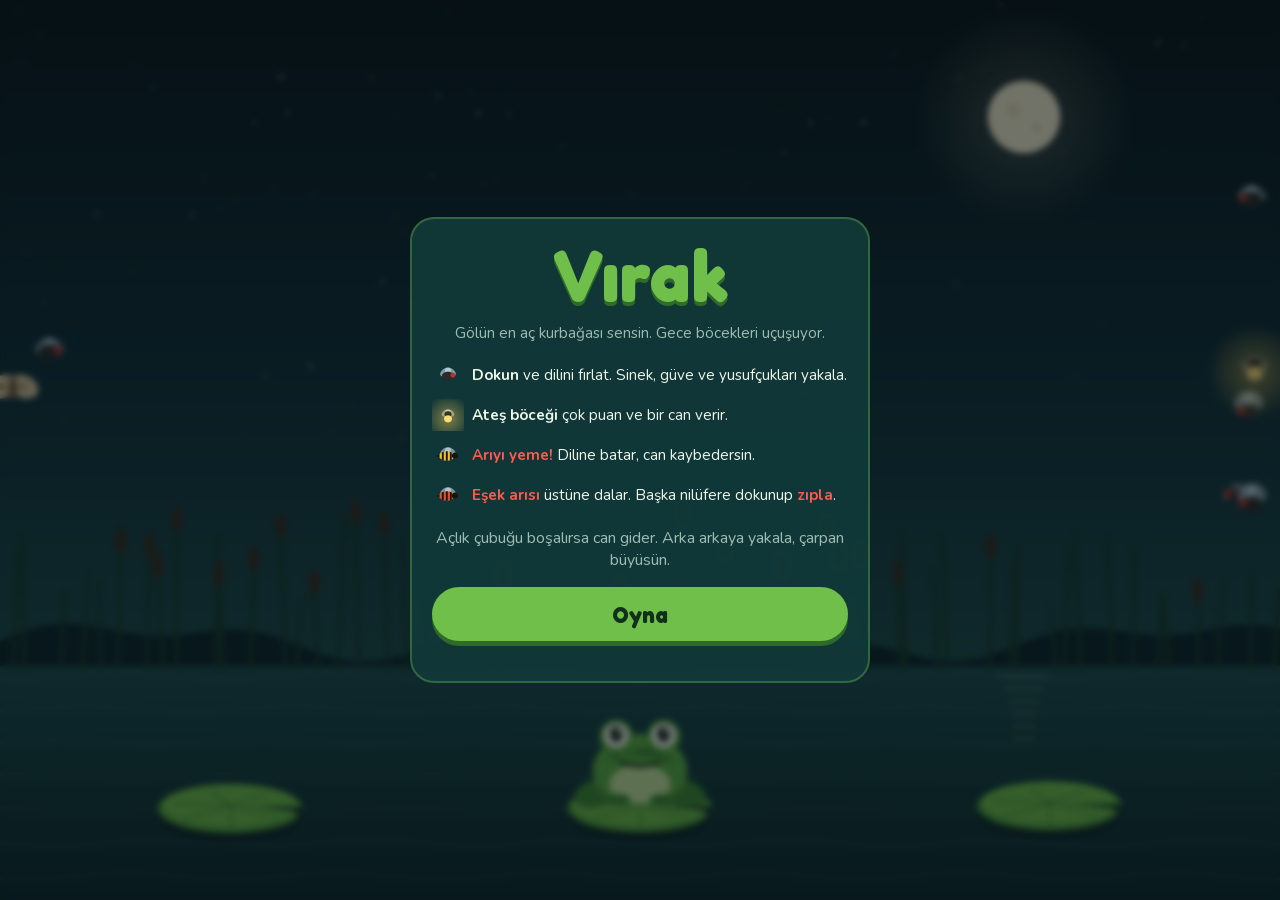
<file: virak/index.html>
<!doctype html>
<html lang="tr">
<head>
<meta charset="utf-8">
<meta name="viewport" content="width=device-width, initial-scale=1, viewport-fit=cover, user-scalable=no">
<meta name="theme-color" content="#0d1f24">
<meta name="mobile-web-app-capable" content="yes">
<meta name="apple-mobile-web-app-capable" content="yes">
<title>Vırak</title>
<link rel="manifest" href="manifest.webmanifest">
<link rel="icon" href="icon-192.png">
<link rel="apple-touch-icon" href="icon-192.png">
<meta name="claude:viewport-fit-sides" content="cover">
<link rel="stylesheet" href="fonts/fonts.css">
<style>
/* Layout: one full-screen canvas (night pond) with a single overlay card for start / game over. Single dark look by design. */
:root {
  --night: #0d1f24;
  --pond: #123a3a;
  --lily: #6fbf4a;
  --tongue: #f2708a;
  --glow: #ffd25e;
  --ink: #eef6e8;
  --muted: #9fbcb1;
  --danger: #ff5a4e;
  --display: "Fredoka", "Trebuchet MS", system-ui, sans-serif;
  --body: "Nunito", system-ui, -apple-system, "Segoe UI", sans-serif;
  color-scheme: dark;
}
html, body { height: 100%; margin: 0; }
body {
  background: var(--night);
  color: var(--ink);
  font-family: var(--body);
  overflow: hidden;
  touch-action: none;
  -webkit-user-select: none; user-select: none;
  -webkit-tap-highlight-color: transparent;
  overscroll-behavior: none;
}
[hidden] { display: none !important; }
#game { position: fixed; inset: 0; width: 100%; height: 100%; display: block; }
.overlay {
  position: fixed; inset: 0;
  display: grid; place-items: center;
  padding-block: calc(env(safe-area-inset-top, 0px) + 16px) calc(env(safe-area-inset-bottom, 0px) + 16px);
  padding-left: max(16px, env(safe-area-inset-left, 0px));
  padding-right: max(16px, env(safe-area-inset-right, 0px));
  background: rgba(6, 16, 19, 0.55);
  backdrop-filter: blur(3px);
}
.card {
  width: min(100%, 26rem);
  display: grid; gap: 1rem;
  padding: 1.5rem 1.25rem;
  border-radius: 1.5rem;
  background: rgba(18, 58, 58, 0.92);
  border: 2px solid rgba(111, 191, 74, 0.35);
  text-align: center;
}
h1 {
  font-family: var(--display); font-weight: 700;
  font-size: clamp(3rem, 16vw, 4.5rem); line-height: 0.9; margin: 0;
  color: var(--lily); letter-spacing: 0.01em;
  text-shadow: 0 4px 0 #2e6b2a;
}
.tag { margin: 0; color: var(--muted); font-size: 0.95rem; }
.rules { display: grid; gap: 0.5rem; text-align: left; margin: 0; padding: 0; list-style: none; font-size: 0.95rem; line-height: 1.35; }
.rules li { display: grid; grid-template-columns: 2rem 1fr; align-items: center; gap: 0.5rem; }
.rules canvas { width: 2rem; height: 2rem; }
.rules b { color: var(--ink); }
.rules .bad b { color: var(--danger); }
.big { font-family: var(--display); font-size: 3rem; margin: 0; color: var(--glow); font-variant-numeric: tabular-nums; }
.stat { margin: 0; color: var(--muted); font-variant-numeric: tabular-nums; }
button.play {
  font-family: var(--display); font-weight: 700; font-size: 1.4rem;
  padding: 0.85rem 1rem; border: 0; border-radius: 999px;
  background: var(--lily); color: #10301a; cursor: pointer;
  box-shadow: 0 5px 0 #2e6b2a;
}
button.play:active { transform: translateY(3px); box-shadow: 0 2px 0 #2e6b2a; }
button.play:focus-visible { outline: 3px solid var(--glow); outline-offset: 3px; }
.row { display: flex; gap: 0.75rem; justify-content: center; flex-wrap: wrap; }
.ghost { background: transparent; color: var(--muted); border: 1px solid rgba(159,188,177,0.4); border-radius: 999px; padding: 0.5rem 1rem; font-family: var(--body); font-size: 0.9rem; cursor: pointer; }
.ghost:focus-visible { outline: 2px solid var(--glow); }
</style>
</head>
<body>
<canvas id="game"></canvas>

<div class="overlay" id="startScreen">
  <div class="card">
    <h1>Vırak</h1>
    <p class="tag">Gölün en aç kurbağası sensin. Gece böcekleri uçuşuyor.</p>
    <ul class="rules">
      <li><canvas data-icon="fly" width="64" height="64"></canvas><span><b>Dokun</b> ve dilini fırlat. Sinek, güve ve yusufçukları yakala.</span></li>
      <li><canvas data-icon="firefly" width="64" height="64"></canvas><span><b>Ateş böceği</b> çok puan ve bir can verir.</span></li>
      <li class="bad"><canvas data-icon="wasp" width="64" height="64"></canvas><span><b>Arıyı yeme!</b> Diline batar, can kaybedersin.</span></li>
      <li class="bad"><canvas data-icon="hornet" width="64" height="64"></canvas><span><b>Eşek arısı</b> üstüne dalar. Başka nilüfere dokunup <b>zıpla</b>.</span></li>
    </ul>
    <p class="stat">Açlık çubuğu boşalırsa can gider. Arka arkaya yakala, çarpan büyüsün.</p>
    <button class="play" id="playBtn" type="button">Oyna</button>
    <p class="stat" id="bestStart"></p>
  </div>
</div>

<div class="overlay" id="overScreen" hidden>
  <div class="card">
    <h1 style="font-size:clamp(2.2rem,11vw,3rem)">Oyun bitti</h1>
    <p class="big" id="finalScore">0</p>
    <p class="stat" id="finalStats"></p>
    <button class="play" id="againBtn" type="button">Tekrar oyna</button>
  </div>
</div>

<div class="overlay" id="pauseScreen" hidden>
  <div class="card">
    <h1 style="font-size:clamp(2.2rem,11vw,3rem)">Mola</h1>
    <button class="play" id="resumeBtn" type="button">Devam et</button>
    <div class="row"><button class="ghost" id="muteBtn" type="button">Ses: açık</button><button class="ghost" id="quitBtn" type="button">Ana menü</button></div>
  </div>
</div>

<script>
(() => {
"use strict";
const cv = document.getElementById("game");
const ctx = cv.getContext("2d");
const $ = id => document.getElementById(id);

// ---------- storage (optional) ----------
const store = {
  get(k, d) { try { const v = localStorage.getItem(k); return v === null ? d : JSON.parse(v); } catch (e) { return d; } },
  set(k, v) { try { localStorage.setItem(k, JSON.stringify(v)); } catch (e) {} }
};
let best = store.get("virak.best", 0);
let muted = store.get("virak.muted", false);

// ---------- audio ----------
let ac = null;
function audio() {
  if (!ac) { try { ac = new (window.AudioContext || window.webkitAudioContext)(); } catch (e) { ac = null; } }
  if (ac && ac.state === "suspended") ac.resume();
  return ac;
}
function tone(f1, f2, dur, type = "sine", vol = 0.15, delay = 0) {
  if (muted || !ac) return;
  const t = ac.currentTime + delay;
  const o = ac.createOscillator(), g = ac.createGain();
  o.type = type; o.frequency.setValueAtTime(f1, t);
  o.frequency.exponentialRampToValueAtTime(Math.max(20, f2), t + dur);
  g.gain.setValueAtTime(vol, t); g.gain.exponentialRampToValueAtTime(0.0001, t + dur);
  o.connect(g).connect(ac.destination); o.start(t); o.stop(t + dur + 0.02);
}
const sfx = {
  shoot: () => tone(500, 900, 0.08, "triangle", 0.08),
  gulp: () => { tone(300, 120, 0.12, "sine", 0.2); tone(180, 90, 0.1, "sine", 0.15, 0.08); },
  gold: () => { [660, 880, 1100, 1320].forEach((f, i) => tone(f, f * 1.01, 0.12, "triangle", 0.1, i * 0.07)); },
  sting: () => { tone(220, 60, 0.35, "sawtooth", 0.15); },
  hop: () => tone(200, 420, 0.12, "sine", 0.12),
  miss: () => tone(260, 200, 0.08, "sine", 0.05),
  warn: () => tone(880, 860, 0.1, "square", 0.04),
  croak: () => { tone(140, 90, 0.18, "sawtooth", 0.12); tone(150, 95, 0.18, "sawtooth", 0.12, 0.22); },
  level: () => { [523, 659, 784].forEach((f, i) => tone(f, f, 0.15, "triangle", 0.1, i * 0.1)); }
};

// ---------- sizing ----------
let W = 0, H = 0, DPR = 1, S = 1; // S = base unit
let waterY = 0, padY = 0, pads = [];
let stars = [], reeds = [];
function resize() {
  DPR = Math.min(window.devicePixelRatio || 1, 2.5);
  W = window.innerWidth; H = window.innerHeight;
  cv.width = Math.round(W * DPR); cv.height = Math.round(H * DPR);
  ctx.setTransform(DPR, 0, 0, DPR, 0, 0);
  S = Math.min(W, H * 0.62) / 400;
  waterY = H * 0.74;
  padY = H - Math.max(70 * S, H * 0.11) - safeBottom();
  pads = [0.18, 0.5, 0.82].map(f => ({ x: W * f, y: padY }));
  stars = Array.from({ length: Math.round(W * H / 9000) }, () => ({ x: Math.random() * W, y: Math.random() * waterY * 0.7, r: Math.random() * 1.3 + 0.3, p: Math.random() * 6 }));
  reeds = Array.from({ length: Math.round(W / 22) }, (_, i) => ({ x: (i + Math.random()) * 22, h: (40 + Math.random() * 70) * S, b: Math.random() * 6 }));
  if (frog) { frog.x = pads[frog.pad].x; }
}
const probe = document.createElement("div");
probe.style.cssText = "position:fixed;left:0;top:0;width:0;visibility:hidden;padding-top:env(safe-area-inset-top,0px);padding-bottom:env(safe-area-inset-bottom,0px)";
document.body.appendChild(probe);
function safeBottom() { return parseFloat(getComputedStyle(probe).paddingBottom) || 0; }
function safeTop() { return parseFloat(getComputedStyle(probe).paddingTop) || 0; }

// ---------- game state ----------
let state = "menu"; // menu | play | pause | over
let frog, tongue, bugs, divers, fx, texts;
let score, lives, hunger, level, caught, combo, bestCombo, spawnT, diverT, shake, flash, time;

function newGame() {
  frog = { pad: 1, x: pads[1].x, hopFrom: 1, hopT: 1, stun: 0, inv: 0, blink: 0, gulp: 0 };
  tongue = { st: "idle", len: 0, max: 0, dx: 0, dy: -1, bug: null };
  bugs = []; divers = []; fx = []; texts = [];
  score = 0; lives = 3; hunger = 100; level = 1; caught = 0; combo = 0; bestCombo = 0;
  spawnT = 0.5; diverT = 6; shake = 0; flash = 0; time = 0;
  for (let i = 0; i < 4; i++) spawnBug("fly");
}

const TYPES = {
  fly:       { r: 9,  pts: 10, food: 12, spd: [70, 110], col: "#2b2b2b" },
  moth:      { r: 12, pts: 15, food: 18, spd: [45, 70],  col: "#d9c6a0" },
  dragonfly: { r: 13, pts: 30, food: 20, spd: [160, 220], col: "#3fd0c9" },
  firefly:   { r: 10, pts: 50, food: 25, spd: [60, 90],  col: "#ffd25e" },
  wasp:      { r: 11, pts: 0,  food: 0,  spd: [80, 120], col: "#f2c230", bad: true }
};

function pickType() {
  const r = Math.random();
  const waspP = Math.min(0.08 + level * 0.025, 0.3);
  if (r < waspP) return "wasp";
  if (r < waspP + 0.035) return "firefly";
  if (level >= 2 && r < waspP + 0.035 + Math.min(0.08 + level * 0.02, 0.22)) return "dragonfly";
  return Math.random() < 0.65 ? "fly" : "moth";
}

function spawnBug(kind) {
  kind = kind || pickType();
  const t = TYPES[kind];
  const left = Math.random() < 0.5;
  const top = safeTop() + 115 * Math.max(S, 0.8), bot = waterY - 50 * S;
  const sp = (t.spd[0] + Math.random() * (t.spd[1] - t.spd[0])) * S * (1 + (level - 1) * 0.06);
  bugs.push({
    kind, t, r: t.r * S * 1.15,
    x: left ? -20 : W + 20, y: top + Math.random() * (bot - top),
    vx: (left ? 1 : -1) * sp, vy: (Math.random() - 0.5) * sp * 0.5,
    sp, life: 9 + Math.random() * 6, age: 0, ph: Math.random() * 6, dart: 0, caught: false, face: left ? 1 : -1
  });
}

function spawnDiver() {
  const target = Math.random() < 0.7 ? frog.pad : Math.floor(Math.random() * 3);
  divers.push({ pad: target, x: pads[target].x, y: -40, st: "in", t: 0, warn: Math.max(0.75, 1.4 - level * 0.06) });
}

// ---------- input ----------
function onPointer(e) {
  e.preventDefault();
  audio();
  if (state !== "play") return;
  const x = e.clientX, y = e.clientY;
  // pause button
  if (x > W - 64 && y < 64 + safeTop()) { pause(); return; }
  // tap a pad -> hop
  if (y > waterY + 10 * S) {
    let nearest = 0, d = 1e9;
    pads.forEach((p, i) => { const dd = Math.abs(p.x - x); if (dd < d) { d = dd; nearest = i; } });
    if (nearest !== frog.pad) hop(nearest);
    else fire(x, y);
    return;
  }
  fire(x, y);
}
cv.addEventListener("pointerdown", onPointer, { passive: false });

function mouth() {
  const hopK = frogHopArc();
  return { x: frog.x, y: padY - 26 * S - hopK };
}
function fire(x, y) {
  if (tongue.st !== "idle" || frog.stun > 0 || frog.hopT < 1) return;
  const m = mouth();
  let dx = x - m.x, dy = y - m.y;
  if (dy > -10) dy = -10; // always up-ish
  const d = Math.hypot(dx, dy);
  tongue.dx = dx / d; tongue.dy = dy / d;
  tongue.max = Math.min(Math.max(d, 60 * S), H * 0.9);
  tongue.st = "out"; tongue.len = 0; tongue.bug = null;
  sfx.shoot();
}
function hop(i) {
  if (frog.hopT < 1 || frog.stun > 0) return;
  if (tongue.st !== "idle") { tongue.st = "back"; }
  frog.hopFrom = frog.pad; frog.pad = i; frog.hopT = 0;
  sfx.hop();
}
function frogHopArc() { return frog.hopT < 1 ? Math.sin(frog.hopT * Math.PI) * 55 * S : 0; }

// ---------- update ----------
function hurt(reason) {
  if (frog.inv > 0) return;
  lives--; combo = 0;
  frog.inv = 1.4; frog.stun = 0.6; shake = 0.4; flash = 0.35;
  sfx.sting();
  addText(frog.x, padY - 90 * S, reason, "#ff5a4e", 1.3);
  if (navigator.vibrate) { try { navigator.vibrate(120); } catch (e) {} }
  if (lives <= 0) endGame();
}

function addText(x, y, s, col, size = 1) { texts.push({ x, y, s, col, size, t: 0 }); }
function burst(x, y, col, n = 10) {
  for (let i = 0; i < n; i++) {
    const a = Math.random() * Math.PI * 2, v = (40 + Math.random() * 120) * S;
    fx.push({ x, y, vx: Math.cos(a) * v, vy: Math.sin(a) * v, t: 0, life: 0.5 + Math.random() * 0.3, col });
  }
}

function eat(b) {
  const t = b.t;
  if (t.bad) { hurt("Ayy! Arı!"); return; }
  combo++; bestCombo = Math.max(bestCombo, combo); caught++;
  const mult = Math.min(1 + Math.floor(combo / 3), 5);
  const pts = t.pts * mult;
  score += pts;
  hunger = Math.min(100, hunger + t.food);
  frog.gulp = 0.3;
  if (b.kind === "firefly") {
    sfx.gold();
    if (lives < 5) { lives++; addText(frog.x, padY - 120 * S, "+1 can", "#ffd25e", 1.1); }
  } else sfx.gulp();
  addText(frog.x + 30 * S, padY - 80 * S, "+" + pts + (mult > 1 ? "  x" + mult : ""), mult > 1 ? "#ffd25e" : "#eef6e8");
  const newLevel = 1 + Math.floor(caught / 12);
  if (newLevel > level) { level = newLevel; sfx.level(); addText(W / 2, H * 0.35, "Seviye " + level, "#6fbf4a", 2); }
}

function update(dt) {
  time += dt;
  if (shake > 0) shake -= dt;
  if (flash > 0) flash -= dt;
  frog.inv = Math.max(0, frog.inv - dt);
  frog.stun = Math.max(0, frog.stun - dt);
  frog.gulp = Math.max(0, frog.gulp - dt);
  frog.blink -= dt; if (frog.blink < -3 - Math.random() * 3) frog.blink = 0.15;

  // hop
  if (frog.hopT < 1) {
    frog.hopT = Math.min(1, frog.hopT + dt / 0.32);
    const a = pads[frog.hopFrom].x, b = pads[frog.pad].x;
    const k = frog.hopT; frog.x = a + (b - a) * (k * k * (3 - 2 * k));
    if (frog.hopT === 1) burst(frog.x, padY + 6 * S, "rgba(160,220,230,0.8)", 8);
  } else frog.x = pads[frog.pad].x;

  // hunger
  hunger -= dt * (3.2 + level * 0.45);
  if (hunger <= 0) { hunger = 55; frog.inv = 0; hurt("Çok açım!"); }

  // tongue
  const m = mouth();
  if (tongue.st === "out") {
    tongue.len += 1900 * S * dt;
    const tx = m.x + tongue.dx * tongue.len, ty = m.y + tongue.dy * tongue.len;
    for (const b of bugs) {
      if (b.caught) continue;
      if (Math.hypot(b.x - tx, b.y - ty) < b.r + 14 * S) { b.caught = true; tongue.bug = b; tongue.st = "back"; break; }
    }
    if (tongue.st === "out") for (const d of divers) {
      if (Math.hypot(d.x - tx, d.y - ty) < 20 * S) { tongue.st = "back"; hurt("Eşek arısı!"); break; }
    }
    if (tongue.len >= tongue.max || ty < 0 || tx < -20 || tx > W + 20) {
      if (tongue.st === "out") tongue.st = "back";
    }
  } else if (tongue.st === "back") {
    tongue.len -= 2300 * S * dt;
    if (tongue.bug) { tongue.bug.x = m.x + tongue.dx * Math.max(tongue.len, 0); tongue.bug.y = m.y + tongue.dy * Math.max(tongue.len, 0); }
    if (tongue.len <= 0) {
      tongue.len = 0; tongue.st = "idle";
      if (tongue.bug) { eat(tongue.bug); bugs.splice(bugs.indexOf(tongue.bug), 1); tongue.bug = null; }
      else { if (combo > 0) addText(frog.x, padY - 80 * S, "ıska", "#9fbcb1", 0.8); combo = 0; sfx.miss(); }
    }
  }

  // spawn
  spawnT -= dt;
  const maxBugs = 6 + Math.min(level, 8);
  if (spawnT <= 0) { if (bugs.length < maxBugs) spawnBug(); spawnT = Math.max(0.35, 1.25 - level * 0.08) * (0.6 + Math.random() * 0.8); }
  if (level >= 2) {
    diverT -= dt;
    if (diverT <= 0) { spawnDiver(); if (level >= 5 && Math.random() < 0.35) spawnDiver(); diverT = Math.max(2.2, 7 - level * 0.5) * (0.7 + Math.random() * 0.6); }
  }

  // bugs
  const top = safeTop() + 105 * Math.max(S, 0.8), bot = waterY - 40 * S;
  for (let i = bugs.length - 1; i >= 0; i--) {
    const b = bugs[i];
    if (b.caught) continue;
    b.age += dt; b.ph += dt * 10;
    if (b.kind === "dragonfly") {
      b.dart -= dt;
      if (b.dart <= 0) {
        const a = Math.random() * Math.PI * 2;
        const v = Math.random() < 0.35 ? 0 : b.sp;
        b.vx = Math.cos(a) * v; b.vy = Math.sin(a) * v * 0.6; b.dart = 0.3 + Math.random() * 0.7;
      }
    } else {
      const j = b.kind === "moth" ? 2.2 : 3.5;
      b.vx += (Math.random() - 0.5) * b.sp * j * dt;
      b.vy += (Math.random() - 0.5) * b.sp * j * dt + Math.sin(b.ph * 0.3) * b.sp * 0.4 * dt;
      const v = Math.hypot(b.vx, b.vy) || 1;
      if (v > b.sp) { b.vx *= b.sp / v; b.vy *= b.sp / v; }
      if (v < b.sp * 0.4) { b.vx *= 1.1; b.vy *= 1.1; }
    }
    if (b.age > b.life) { b.vx += Math.sign(b.x - W / 2 || 1) * b.sp * dt * 2; }
    else {
      if (b.x < 15 && b.vx < 0) b.vx = Math.abs(b.vx);
      if (b.x > W - 15 && b.vx > 0 && b.age > 1) b.vx = -Math.abs(b.vx);
      if (b.x < 15 && b.age < 1) b.vx = Math.abs(b.vx) + 10;
    }
    if (b.y < top) b.vy = Math.abs(b.vy) + 5;
    if (b.y > bot) b.vy = -Math.abs(b.vy) - 5;
    b.x += b.vx * dt; b.y += b.vy * dt;
    if (Math.abs(b.vx) > 3) b.face = Math.sign(b.vx);
    if (b.age > b.life && (b.x < -40 || b.x > W + 40)) bugs.splice(i, 1);
  }

  // divers
  for (let i = divers.length - 1; i >= 0; i--) {
    const d = divers[i];
    d.t += dt;
    const hoverY = safeTop() + 120 * Math.max(S, 0.8);
    if (d.st === "in") {
      d.y += (hoverY - d.y) * Math.min(1, dt * 6);
      d.x = pads[d.pad].x + Math.sin(d.t * 9) * 8 * S;
      if (Math.floor(d.t * 4) !== Math.floor((d.t - dt) * 4)) sfx.warn();
      if (d.t > d.warn) { d.st = "dive"; d.t = 0; d.x = pads[d.pad].x; }
    } else if (d.st === "dive") {
      d.y += (900 + level * 40) * S * dt;
      if (d.y >= padY - 30 * S) {
        d.st = "out"; d.t = 0;
        burst(d.x, padY, "rgba(160,220,230,0.9)", 14);
        if (Math.abs(frog.x - d.x) < 45 * S) hurt("Eşek arısı!");
        else { score += 5; addText(d.x, padY - 60 * S, "kaçtın!", "#9fbcb1", 0.9); }
      }
    } else {
      d.y -= 600 * S * dt; d.x += 200 * S * dt * (d.pad === 0 ? 1 : -1);
      if (d.y < -60) divers.splice(i, 1);
    }
  }

  // fx
  for (let i = fx.length - 1; i >= 0; i--) { const p = fx[i]; p.t += dt; p.x += p.vx * dt; p.y += p.vy * dt; p.vy += 200 * S * dt; if (p.t > p.life) fx.splice(i, 1); }
  for (let i = texts.length - 1; i >= 0; i--) { const t = texts[i]; t.t += dt; t.y -= 40 * S * dt; if (t.t > 1.1) texts.splice(i, 1); }
}

// ---------- drawing ----------
function drawBackground() {
  const g = ctx.createLinearGradient(0, 0, 0, waterY);
  g.addColorStop(0, "#081419"); g.addColorStop(0.6, "#10303a"); g.addColorStop(1, "#1d4a4a");
  ctx.fillStyle = g; ctx.fillRect(0, 0, W, waterY + 1);
  for (const s of stars) { ctx.globalAlpha = 0.4 + 0.4 * Math.sin(time * 1.5 + s.p); ctx.fillStyle = "#eef6e8"; ctx.beginPath(); ctx.arc(s.x, s.y, s.r, 0, 7); ctx.fill(); }
  ctx.globalAlpha = 1;
  // moon
  const mx = W * 0.8, my = H * 0.13, mr = 26 * S;
  const mg = ctx.createRadialGradient(mx, my, mr, mx, my, mr * 3);
  mg.addColorStop(0, "rgba(255,240,200,0.14)"); mg.addColorStop(1, "rgba(255,240,200,0)");
  ctx.fillStyle = mg; ctx.beginPath(); ctx.arc(mx, my, mr * 3, 0, 7); ctx.fill();
  ctx.fillStyle = "#f6edd0"; ctx.beginPath(); ctx.arc(mx, my, mr, 0, 7); ctx.fill();
  ctx.fillStyle = "#e4d9b8"; ctx.beginPath(); ctx.arc(mx - mr * 0.3, my - mr * 0.2, mr * 0.18, 0, 7); ctx.arc(mx + mr * 0.35, my + mr * 0.3, mr * 0.12, 0, 7); ctx.fill();
  // far bank
  ctx.fillStyle = "#0b2226";
  ctx.beginPath(); ctx.moveTo(0, waterY);
  for (let x = 0; x <= W; x += 20) ctx.lineTo(x, waterY - 18 * S - Math.sin(x * 0.012) * 10 * S - Math.sin(x * 0.031) * 6 * S);
  ctx.lineTo(W, waterY); ctx.fill();
  // water
  const wg = ctx.createLinearGradient(0, waterY, 0, H);
  wg.addColorStop(0, "#1a4a4c"); wg.addColorStop(1, "#0c2629");
  ctx.fillStyle = wg; ctx.fillRect(0, waterY, W, H - waterY);
  ctx.strokeStyle = "rgba(160,220,230,0.12)"; ctx.lineWidth = 1.5;
  for (let i = 0; i < 7; i++) {
    const y = waterY + 10 + i * (H - waterY) / 7;
    ctx.beginPath();
    for (let x = 0; x <= W; x += 16) ctx.lineTo(x, y + Math.sin(x * 0.03 + time * 1.2 + i) * 2.5);
    ctx.stroke();
  }
  // moon reflection
  ctx.fillStyle = "rgba(246,237,208,0.12)";
  for (let i = 0; i < 6; i++) { const y = waterY + 8 + i * 9 * S; const w = (30 - i * 3) * S * (1 + 0.2 * Math.sin(time * 2 + i)); ctx.fillRect(mx - w / 2, y, w, 3 * S); }
  // reeds
  ctx.strokeStyle = "#163a2c"; ctx.lineCap = "round";
  for (const r of reeds) {
    const sway = Math.sin(time * 1.1 + r.b) * 4 * S;
    ctx.lineWidth = 3 * S; ctx.beginPath(); ctx.moveTo(r.x, waterY + 2); ctx.quadraticCurveTo(r.x + sway * 0.4, waterY - r.h * 0.5, r.x + sway, waterY - r.h); ctx.stroke();
    if (r.b > 4) { ctx.fillStyle = "#3a2a1c"; ctx.beginPath(); ctx.ellipse(r.x + sway, waterY - r.h - 6 * S, 3.5 * S, 9 * S, 0, 0, 7); ctx.fill(); }
  }
}

function drawPad(p, i) {
  const r = 52 * S;
  ctx.save(); ctx.translate(p.x, p.y + 4 * S + Math.sin(time * 1.5 + i) * 1.5 * S);
  ctx.fillStyle = "rgba(0,0,0,0.25)"; ctx.beginPath(); ctx.ellipse(0, 6 * S, r, r * 0.34, 0, 0, 7); ctx.fill();
  ctx.fillStyle = "#4e9a3a"; ctx.beginPath(); ctx.ellipse(0, 0, r, r * 0.34, 0, 0.25, Math.PI * 2 - 0.05); ctx.lineTo(0, 0); ctx.fill();
  ctx.fillStyle = "#6fbf4a"; ctx.beginPath(); ctx.ellipse(0, -2 * S, r * 0.94, r * 0.3, 0, 0.25, Math.PI * 2 - 0.05); ctx.lineTo(0, -2 * S); ctx.fill();
  ctx.strokeStyle = "rgba(46,107,42,0.6)"; ctx.lineWidth = 1.5;
  for (let k = 0; k < 6; k++) { const a = 0.6 + k * 0.95; ctx.beginPath(); ctx.moveTo(0, -2 * S); ctx.lineTo(Math.cos(a) * r * 0.8, Math.sin(a) * r * 0.25); ctx.stroke(); }
  ctx.restore();
  // warning marker
  for (const d of divers) if (d.pad === i && d.st === "in") {
    const a = 0.4 + 0.4 * Math.sin(time * 18);
    ctx.strokeStyle = `rgba(255,90,78,${a})`; ctx.lineWidth = 4 * S;
    ctx.beginPath(); ctx.ellipse(p.x, p.y + 2 * S, r * 1.05, r * 0.38, 0, 0, 7); ctx.stroke();
    ctx.setLineDash([6 * S, 8 * S]); ctx.lineWidth = 2 * S;
    ctx.beginPath(); ctx.moveTo(p.x, d.y + 20 * S); ctx.lineTo(p.x, p.y - 40 * S); ctx.stroke(); ctx.setLineDash([]);
  }
}

function drawFrog() {
  const x = frog.x, base = padY - frogHopArc();
  if (frog.inv > 0 && Math.floor(frog.inv * 12) % 2 === 0) ctx.globalAlpha = 0.45;
  const s = S;
  const squash = frog.gulp > 0 ? 1 + frog.gulp * 0.4 : (frog.hopT < 1 ? 0.92 : 1);
  ctx.save(); ctx.translate(x, base);
  // back legs
  ctx.fillStyle = "#3f8a34";
  ctx.beginPath(); ctx.ellipse(-30 * s, -6 * s, 18 * s, 10 * s, -0.3, 0, 7); ctx.fill();
  ctx.beginPath(); ctx.ellipse(30 * s, -6 * s, 18 * s, 10 * s, 0.3, 0, 7); ctx.fill();
  // body
  ctx.scale(squash, 1 / squash);
  ctx.fillStyle = "#5bb043";
  ctx.beginPath(); ctx.ellipse(0, -22 * s, 34 * s, 26 * s, 0, 0, 7); ctx.fill();
  ctx.fillStyle = "#c9e7a0";
  ctx.beginPath(); ctx.ellipse(0, -12 * s, 22 * s, 14 * s, 0, 0, 7); ctx.fill();
  // spots
  ctx.fillStyle = "#3f8a34";
  ctx.beginPath(); ctx.arc(-18 * s, -34 * s, 4 * s, 0, 7); ctx.arc(20 * s, -30 * s, 3 * s, 0, 7); ctx.arc(8 * s, -40 * s, 2.5 * s, 0, 7); ctx.fill();
  // front feet
  ctx.fillStyle = "#3f8a34";
  ctx.beginPath(); ctx.ellipse(-16 * s, -1 * s, 9 * s, 4 * s, 0, 0, 7); ctx.ellipse(16 * s, -1 * s, 9 * s, 4 * s, 0, 0, 7); ctx.fill();
  // eyes
  const look = tongue.st !== "idle" ? { x: tongue.dx * 3 * s, y: tongue.dy * 3 * s } : { x: 0, y: -1 * s };
  for (const ex of [-17, 17]) {
    ctx.fillStyle = "#5bb043"; ctx.beginPath(); ctx.arc(ex * s, -46 * s, 12 * s, 0, 7); ctx.fill();
    ctx.fillStyle = "#f7fbef"; ctx.beginPath(); ctx.arc(ex * s, -47 * s, 9 * s, 0, 7); ctx.fill();
    if (frog.blink > 0 || frog.stun > 0) {
      ctx.strokeStyle = "#1d3a1a"; ctx.lineWidth = 2.5 * s;
      ctx.beginPath();
      if (frog.stun > 0) { ctx.moveTo(ex * s - 5 * s, -51 * s); ctx.lineTo(ex * s + 5 * s, -43 * s); ctx.moveTo(ex * s + 5 * s, -51 * s); ctx.lineTo(ex * s - 5 * s, -43 * s); }
      else { ctx.moveTo(ex * s - 7 * s, -47 * s); ctx.lineTo(ex * s + 7 * s, -47 * s); }
      ctx.stroke();
    } else {
      ctx.fillStyle = "#14201a"; ctx.beginPath(); ctx.ellipse(ex * s + look.x, -47 * s + look.y, 4.5 * s, 5.5 * s, 0, 0, 7); ctx.fill();
      ctx.fillStyle = "#fff"; ctx.beginPath(); ctx.arc(ex * s + look.x + 1.5 * s, -49 * s + look.y, 1.6 * s, 0, 7); ctx.fill();
    }
  }
  // mouth
  ctx.strokeStyle = "#1d3a1a"; ctx.lineWidth = 2.5 * s; ctx.lineCap = "round";
  if (tongue.st !== "idle") {
    ctx.fillStyle = "#7a2235"; ctx.beginPath(); ctx.ellipse(0, -26 * s, 9 * s, 5 * s, 0, 0, 7); ctx.fill();
  } else {
    ctx.beginPath(); ctx.moveTo(-14 * s, -28 * s); ctx.quadraticCurveTo(0, (frog.stun > 0 ? -32 : -22) * s, 14 * s, -28 * s); ctx.stroke();
  }
  ctx.restore();
  ctx.globalAlpha = 1;
}

function drawTongue() {
  if (tongue.st === "idle") return;
  const m = mouth();
  const tx = m.x + tongue.dx * tongue.len, ty = m.y + tongue.dy * tongue.len;
  ctx.strokeStyle = "#c84a66"; ctx.lineCap = "round"; ctx.lineWidth = 9 * S;
  ctx.beginPath(); ctx.moveTo(m.x, m.y); ctx.lineTo(tx, ty); ctx.stroke();
  ctx.strokeStyle = "#f2708a"; ctx.lineWidth = 6 * S;
  ctx.beginPath(); ctx.moveTo(m.x, m.y); ctx.lineTo(tx, ty); ctx.stroke();
  ctx.fillStyle = "#f2708a"; ctx.beginPath(); ctx.arc(tx, ty, 9 * S, 0, 7); ctx.fill();
  ctx.fillStyle = "rgba(255,255,255,0.35)"; ctx.beginPath(); ctx.arc(tx - 2 * S, ty - 2 * S, 3 * S, 0, 7); ctx.fill();
}

function wings(x, y, r, ph, col, n = 1) {
  const f = Math.abs(Math.sin(ph * 2.2));
  ctx.fillStyle = col;
  for (let k = 0; k < n; k++) {
    ctx.beginPath(); ctx.ellipse(x - r * 0.3 - k * r * 0.5, y - r * 0.6 * f - r * 0.2, r * 0.75, r * 0.35 + r * 0.25 * f, -0.6, 0, 7); ctx.fill();
    ctx.beginPath(); ctx.ellipse(x + r * 0.3 + k * r * 0.5, y - r * 0.6 * f - r * 0.2, r * 0.75, r * 0.35 + r * 0.25 * f, 0.6, 0, 7); ctx.fill();
  }
}

function drawBug(b, cx = b.x, cy = b.y, r = b.r, ph = b.ph, face = b.face, c = ctx) {
  const k = b.kind;
  const prev = ctx; // allow alternative context
  const g = c;
  const draw = () => {
    if (k === "fly") {
      wingsOn(g, cx, cy, r, ph, "rgba(220,240,255,0.55)");
      g.fillStyle = "#2b2b2b"; g.beginPath(); g.ellipse(cx, cy, r * 0.75, r * 0.55, 0, 0, 7); g.fill();
      g.fillStyle = "#b8332c"; g.beginPath(); g.arc(cx + face * r * 0.6, cy - r * 0.1, r * 0.3, 0, 7); g.fill();
    } else if (k === "moth") {
      const f = Math.abs(Math.sin(ph * 1.2));
      g.fillStyle = "#d9c6a0";
      g.beginPath(); g.ellipse(cx - r * 0.55, cy - r * 0.1, r * 0.8, r * (0.4 + 0.4 * f), -0.4, 0, 7); g.fill();
      g.beginPath(); g.ellipse(cx + r * 0.55, cy - r * 0.1, r * 0.8, r * (0.4 + 0.4 * f), 0.4, 0, 7); g.fill();
      g.fillStyle = "#a88f64"; g.beginPath(); g.arc(cx - r * 0.55, cy - r * 0.1, r * 0.2, 0, 7); g.arc(cx + r * 0.55, cy - r * 0.1, r * 0.2, 0, 7); g.fill();
      g.fillStyle = "#6e5a3c"; g.beginPath(); g.ellipse(cx, cy, r * 0.25, r * 0.6, 0, 0, 7); g.fill();
    } else if (k === "dragonfly") {
      wingsOn(g, cx, cy - r * 0.1, r * 0.9, ph * 1.6, "rgba(190,250,255,0.45)", 2);
      g.strokeStyle = "#3fd0c9"; g.lineWidth = r * 0.28; g.lineCap = "round";
      g.beginPath(); g.moveTo(cx + face * r * 0.4, cy); g.lineTo(cx - face * r * 1.6, cy + r * 0.15); g.stroke();
      g.fillStyle = "#1f8f9a"; g.beginPath(); g.arc(cx + face * r * 0.55, cy, r * 0.32, 0, 7); g.fill();
    } else if (k === "firefly") {
      const glow = 0.6 + 0.4 * Math.sin(ph * 0.6);
      const rg = g.createRadialGradient(cx, cy + r * 0.3, 0, cx, cy + r * 0.3, r * 3);
      rg.addColorStop(0, `rgba(255,210,94,${0.55 * glow})`); rg.addColorStop(1, "rgba(255,210,94,0)");
      g.fillStyle = rg; g.beginPath(); g.arc(cx, cy + r * 0.3, r * 3, 0, 7); g.fill();
      wingsOn(g, cx, cy, r * 0.8, ph, "rgba(255,255,230,0.4)");
      g.fillStyle = "#3a3020"; g.beginPath(); g.ellipse(cx, cy - r * 0.2, r * 0.45, r * 0.4, 0, 0, 7); g.fill();
      g.fillStyle = `rgba(255,226,120,${0.7 + 0.3 * glow})`; g.beginPath(); g.ellipse(cx, cy + r * 0.35, r * 0.5, r * 0.45, 0, 0, 7); g.fill();
    } else if (k === "wasp" || k === "hornet") {
      const big = k === "hornet";
      wingsOn(g, cx, cy, r, ph * 1.4, "rgba(230,240,255,0.5)");
      const yel = big ? "#e2552c" : "#f2c230";
      g.save(); g.beginPath(); g.ellipse(cx - face * r * 0.15, cy, r * 0.95, r * 0.6, 0, 0, 7); g.clip();
      g.fillStyle = yel; g.fillRect(cx - r * 1.2, cy - r, r * 2.4, r * 2);
      g.fillStyle = "#1a1410";
      for (let s = -1; s <= 1; s++) g.fillRect(cx - face * r * 0.15 + s * r * 0.5 - r * 0.12, cy - r, r * 0.24, r * 2);
      g.restore();
      g.fillStyle = "#1a1410"; g.beginPath(); g.arc(cx + face * r * 0.85, cy - r * 0.05, r * 0.38, 0, 7); g.fill();
      g.beginPath(); g.moveTo(cx - face * r * 1.05, cy - r * 0.12); g.lineTo(cx - face * r * 1.5, cy); g.lineTo(cx - face * r * 1.05, cy + r * 0.12); g.fill();
    }
  };
  draw();
}
function wingsOn(g, x, y, r, ph, col, n = 1) {
  const f = Math.abs(Math.sin(ph * 2.2));
  g.fillStyle = col;
  for (let k = 0; k < n; k++) {
    g.beginPath(); g.ellipse(x - r * 0.3 - k * r * 0.5, y - r * 0.6 * f - r * 0.2, r * 0.75, r * 0.35 + r * 0.25 * f, -0.6, 0, 7); g.fill();
    g.beginPath(); g.ellipse(x + r * 0.3 + k * r * 0.5, y - r * 0.6 * f - r * 0.2, r * 0.75, r * 0.35 + r * 0.25 * f, 0.6, 0, 7); g.fill();
  }
}

function drawDiver(d) {
  const r = 18 * S;
  ctx.save();
  if (d.st === "dive") { ctx.translate(d.x, d.y); ctx.rotate(Math.PI / 2); drawBug({ kind: "hornet" }, 0, 0, r, time * 30, 1); }
  else drawBug({ kind: "hornet" }, d.x, d.y, r, time * 30, d.st === "out" ? (d.pad === 0 ? 1 : -1) : 1);
  ctx.restore();
}

function heart(x, y, r, full) {
  ctx.fillStyle = full ? "#ff5a6e" : "rgba(238,246,232,0.18)";
  ctx.beginPath();
  ctx.moveTo(x, y + r * 0.9);
  ctx.bezierCurveTo(x - r * 1.4, y, x - r * 0.9, y - r * 1.1, x, y - r * 0.35);
  ctx.bezierCurveTo(x + r * 0.9, y - r * 1.1, x + r * 1.4, y, x, y + r * 0.9);
  ctx.fill();
}

function drawHUD() {
  const top = 14 + safeTop();
  const L = 16, R = W - 16;
  ctx.textBaseline = "top";
  ctx.fillStyle = "#eef6e8"; ctx.font = `700 ${Math.round(30 * Math.max(S, 0.8))}px Fredoka, sans-serif`;
  ctx.textAlign = "left"; ctx.fillText(score, L, top);
  ctx.font = `800 ${Math.round(13 * Math.max(S, 0.8))}px Nunito, sans-serif`; ctx.fillStyle = "#9fbcb1";
  ctx.fillText("SEVİYE " + level + (combo >= 3 ? "   ·   ÇARPAN x" + Math.min(1 + Math.floor(combo / 3), 5) : ""), L, top + 36 * Math.max(S, 0.8));
  // hearts
  const hr = 10 * Math.max(S, 0.8);
  for (let i = 0; i < Math.max(lives, 3); i++) heart(R - 58 - i * hr * 2.6, top + hr + 4, hr, i < lives);
  // pause button
  ctx.fillStyle = "rgba(238,246,232,0.8)";
  ctx.fillRect(R - 26, top + 2, 6, 20); ctx.fillRect(R - 14, top + 2, 6, 20);
  // hunger bar
  const bw = Math.min(W - 32, 260 * Math.max(S, 0.8)), bx = W / 2 - bw / 2, by = top + 62 * Math.max(S, 0.8);
  ctx.fillStyle = "rgba(0,0,0,0.35)"; roundRect(bx, by, bw, 10, 5); ctx.fill();
  const hc = hunger > 40 ? "#6fbf4a" : hunger > 20 ? "#ffd25e" : "#ff5a4e";
  ctx.fillStyle = hc; roundRect(bx, by, Math.max(10, bw * hunger / 100), 10, 5); ctx.fill();
  ctx.font = `800 ${Math.round(11 * Math.max(S, 0.8))}px Nunito, sans-serif`; ctx.fillStyle = "#9fbcb1"; ctx.textAlign = "center";
  ctx.fillText(hunger < 25 ? "ACIKTIM!" : "TOKLUK", W / 2, by + 14);
}
function roundRect(x, y, w, h, r) { ctx.beginPath(); ctx.moveTo(x + r, y); ctx.arcTo(x + w, y, x + w, y + h, r); ctx.arcTo(x + w, y + h, x, y + h, r); ctx.arcTo(x, y + h, x, y, r); ctx.arcTo(x, y, x + w, y, r); ctx.closePath(); }

function render() {
  ctx.save();
  if (shake > 0) ctx.translate((Math.random() - 0.5) * 12 * shake * 2, (Math.random() - 0.5) * 12 * shake * 2);
  drawBackground();
  pads.forEach(drawPad);
  if (state !== "menu") {
    for (const b of bugs) drawBug(b);
    drawTongue();
    drawFrog();
    for (const d of divers) drawDiver(d);
    for (const p of fx) { ctx.globalAlpha = 1 - p.t / p.life; ctx.fillStyle = p.col; ctx.beginPath(); ctx.arc(p.x, p.y, 2.5 * S, 0, 7); ctx.fill(); }
    ctx.globalAlpha = 1;
    ctx.textAlign = "center"; ctx.textBaseline = "middle";
    for (const t of texts) {
      ctx.globalAlpha = Math.max(0, 1 - t.t / 1.1);
      ctx.font = `700 ${Math.round(20 * t.size * Math.max(S, 0.8))}px Fredoka, sans-serif`;
      ctx.lineWidth = 4; ctx.strokeStyle = "rgba(8,20,25,0.7)"; ctx.strokeText(t.s, t.x, t.y);
      ctx.fillStyle = t.col; ctx.fillText(t.s, t.x, t.y);
    }
    ctx.globalAlpha = 1;
  } else {
    // menu ambience
    for (const b of bugs) drawBug(b);
    drawFrog();
  }
  ctx.restore();
  if (state !== "menu") drawHUD();
  if (flash > 0) { ctx.fillStyle = `rgba(255,60,50,${flash * 0.6})`; ctx.fillRect(0, 0, W, H); }
}

// ---------- loop ----------
let last = performance.now();
function loop(now) {
  const dt = Math.min(0.05, (now - last) / 1000); last = now;
  if (state === "play") update(dt);
  else if (state === "menu") { time += dt; menuTick(dt); }
  render();
  requestAnimationFrame(loop);
}
function menuTick(dt) {
  frog.blink -= dt; if (frog.blink < -3) frog.blink = 0.15;
  for (const b of bugs) { b.ph += dt * 10; b.x += b.vx * dt * 0.5; b.y += Math.sin(b.ph * 0.2) * 0.3; if (b.x < -30) b.x = W + 20; if (b.x > W + 30) b.x = -20; }
}

// ---------- screens ----------
function show(id) { ["startScreen", "overScreen", "pauseScreen"].forEach(s => $(s).hidden = s !== id); }
function start() { audio(); newGame(); state = "play"; show(null); sfx.croak(); }
function pause() { if (state !== "play") return; state = "pause"; show("pauseScreen"); }
function resume() { state = "play"; last = performance.now(); show(null); }
function endGame() {
  state = "over";
  const isBest = score > best;
  if (isBest) { best = score; store.set("virak.best", best); }
  $("finalScore").textContent = score;
  $("finalStats").textContent = `${caught} böcek · en uzun seri ${bestCombo} · seviye ${level}` + (isBest ? " · yeni rekor!" : ` · rekor ${best}`);
  setTimeout(() => show("overScreen"), 700);
}
function toMenu() { state = "menu"; newGame(); show("startScreen"); updateBest(); }
function updateBest() { $("bestStart").textContent = best > 0 ? "Rekorun: " + best : ""; }
function updateMute() { $("muteBtn").textContent = "Ses: " + (muted ? "kapalı" : "açık"); }

$("playBtn").addEventListener("click", start);
$("againBtn").addEventListener("click", start);
$("resumeBtn").addEventListener("click", resume);
$("quitBtn").addEventListener("click", toMenu);
$("muteBtn").addEventListener("click", () => { muted = !muted; store.set("virak.muted", muted); updateMute(); });
document.addEventListener("visibilitychange", () => { if (document.hidden) pause(); });
// Android app back button: pause / resume instead of closing mid-game
window.virakPause = () => pause();
window.virakBack = () => { if (state === "play") { pause(); return true; } if (state === "pause") { resume(); return true; } return false; };
window.addEventListener("resize", resize);
window.addEventListener("keydown", e => { if (e.key === "Escape" || e.key === "p") state === "pause" ? resume() : pause(); });

// rule icons
document.querySelectorAll("canvas[data-icon]").forEach(c => {
  const g = c.getContext("2d");
  drawBug({ kind: c.dataset.icon }, 32, 34, 16, 1.2, 1, g);
});

resize();
newGame();
for (let i = 0; i < 3; i++) spawnBug(["fly", "moth", "firefly"][i]);
updateBest(); updateMute();
requestAnimationFrame(loop);
})();
</script>
</body>
</html>
</file>
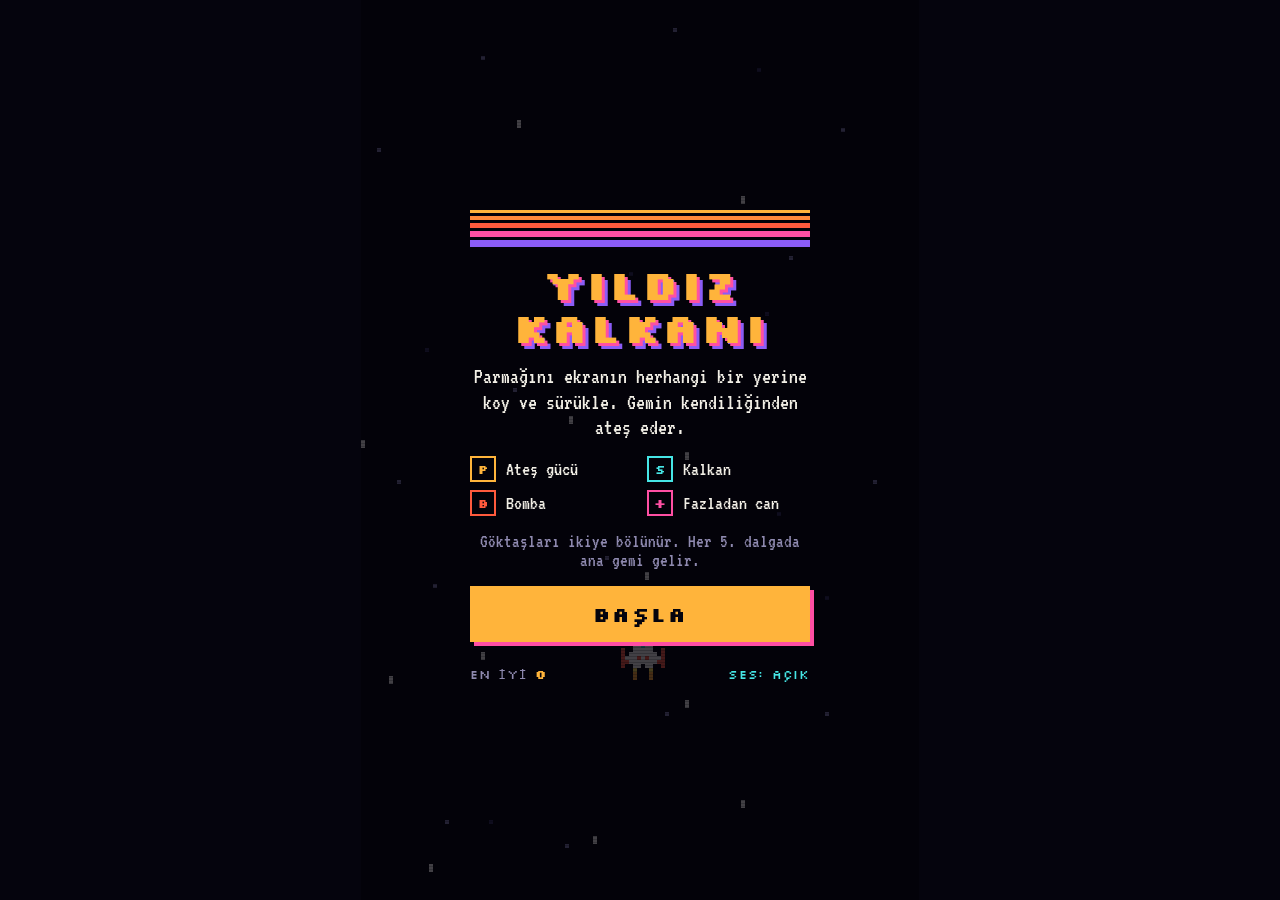
<file: yildiz/index.html>
<!doctype html>
<html lang="tr">
<head>
<meta charset="utf-8">
<meta name="viewport" content="width=device-width, initial-scale=1, viewport-fit=cover, user-scalable=no">
<meta name="theme-color" content="#05040d">
<meta name="mobile-web-app-capable" content="yes">
<meta name="apple-mobile-web-app-capable" content="yes">
<title>Yıldız Kalkanı</title>
<link rel="manifest" href="manifest.webmanifest">
<link rel="icon" href="icon-192.png">
<link rel="apple-touch-icon" href="icon-192.png">
<meta name="claude:viewport-fit-sides" content="cover">
<link rel="preconnect" href="https://fonts.googleapis.com">
<link rel="stylesheet" href="https://fonts.googleapis.com/css2?family=Silkscreen:wght@400;700&family=VT323&display=swap">
<style>
/* Layout: one centered portrait playfield (chunky pixel canvas) with a thin HUD on top and one overlay card for start / pause / game over. Single dark arcade look by design. */
:root {
  --void: #05040d;
  --panel: #120f24;
  --ink: #f2efe6;
  --muted: #8f8ab0;
  --amber: #ffb43b;
  --pink: #ff4fa3;
  --cyan: #46e6e6;
  --red: #ff5a3d;
  --purple: #8b5cf6;
  --display: "Silkscreen", "Courier New", monospace;
  --body: "VT323", "Courier New", monospace;
  color-scheme: dark;
}
html, body { height: 100%; margin: 0; }
body {
  background: var(--void);
  color: var(--ink);
  font-family: var(--body);
  overflow: hidden;
  touch-action: none;
  -webkit-user-select: none; user-select: none;
  -webkit-tap-highlight-color: transparent;
  overscroll-behavior: none;
}
#stage {
  position: fixed; top: 0; bottom: 0; left: 50%;
  transform: translateX(-50%);
  width: 100%;
  overflow: hidden;
  background: #000;
}
#game { display: block; image-rendering: pixelated; image-rendering: crisp-edges; }
#stage::after {
  content: ""; position: absolute; inset: 0; pointer-events: none;
  background: repeating-linear-gradient(to bottom, rgba(0,0,0,0) 0 2px, rgba(0,0,0,.22) 2px 3px);
}
[hidden] { display: none !important; }
button { font: inherit; color: inherit; cursor: pointer; }
button:focus-visible { outline: 2px solid var(--cyan); outline-offset: 3px; }

/* HUD */
#hud {
  position: absolute; left: 0; right: 0; top: 0; z-index: 2;
  display: flex; align-items: center; justify-content: space-between; gap: 8px;
  padding-top: calc(env(safe-area-inset-top, 0px) + 6px);
  padding-bottom: 6px;
  padding-left: max(16px, env(safe-area-inset-left, 0px));
  padding-right: max(16px, env(safe-area-inset-right, 0px));
  font-family: var(--display); font-size: 13px; letter-spacing: .06em;
  font-variant-numeric: tabular-nums;
  pointer-events: none;
  text-shadow: 2px 2px 0 #000;
}
#hud .lbl { color: var(--muted); }
#score { color: var(--amber); }
.hud-c { color: var(--cyan); }
.hud-r { display: flex; align-items: center; gap: 10px; }
#lives { display: flex; gap: 4px; }
.life { width: 10px; height: 10px; background: var(--ink); clip-path: polygon(50% 0, 100% 100%, 50% 75%, 0 100%); }
#pauseBtn {
  pointer-events: auto; width: 40px; height: 36px; border: 2px solid var(--muted);
  background: rgba(5,4,13,.6); font-family: var(--display); font-size: 12px; letter-spacing: 0;
}

/* Wave banner */
#banner {
  position: absolute; left: 0; right: 0; top: 34%; z-index: 2;
  display: flex; flex-direction: column; align-items: center; gap: 6px;
  text-align: center; pointer-events: none; opacity: 0;
  padding-left: max(16px, env(safe-area-inset-left, 0px));
  padding-right: max(16px, env(safe-area-inset-right, 0px));
  text-shadow: 3px 3px 0 #000;
}
#banMain { font-family: var(--display); font-weight: 700; font-size: 28px; color: var(--cyan); letter-spacing: .08em; }
#banSub { font-family: var(--display); font-size: 13px; color: var(--pink); letter-spacing: .1em; }
#banner.show { animation: ban 2.4s steps(1, end) forwards; }
@keyframes ban {
  0% { opacity: 1; } 8% { opacity: 0; } 14% { opacity: 1; } 22% { opacity: 0; } 28% { opacity: 1; }
  85% { opacity: 1; } 100% { opacity: 0; }
}

/* Overlays */
.overlay {
  position: absolute; inset: 0; z-index: 3;
  display: flex; align-items: center; justify-content: center;
  overflow-y: auto; touch-action: pan-y;
  padding-block: calc(env(safe-area-inset-top, 0px) + 24px) calc(env(safe-area-inset-bottom, 0px) + 24px);
  padding-left: max(16px, env(safe-area-inset-left, 0px));
  padding-right: max(16px, env(safe-area-inset-right, 0px));
  background: rgba(5,4,13,.74);
}
.card { width: 100%; max-width: 340px; display: flex; flex-direction: column; gap: 16px; text-align: center; margin: auto; }
.stripes { display: flex; flex-direction: column; gap: 3px; align-items: stretch; }
.stripes i { display: block; }
.stripes i:nth-child(1) { height: 3px; background: var(--amber); }
.stripes i:nth-child(2) { height: 4px; background: #ff8a3b; }
.stripes i:nth-child(3) { height: 5px; background: var(--red); }
.stripes i:nth-child(4) { height: 6px; background: var(--pink); }
.stripes i:nth-child(5) { height: 7px; background: var(--purple); }
h1, h2 { margin: 0; font-family: var(--display); font-weight: 700; text-wrap: balance; }
h1 { font-size: clamp(30px, 10vw, 42px); line-height: 1.02; letter-spacing: .04em; color: var(--amber); text-shadow: 3px 3px 0 var(--pink), 6px 6px 0 var(--purple); }
h2 { font-size: 26px; letter-spacing: .06em; color: var(--cyan); text-shadow: 3px 3px 0 var(--purple); }
.lead { margin: 0; font-size: 22px; line-height: 1.15; color: var(--ink); }
.note { margin: 0; font-size: 19px; color: var(--muted); }
.legend { list-style: none; margin: 0; padding: 0; display: grid; grid-template-columns: 1fr 1fr; gap: 8px 14px; text-align: left; font-size: 20px; }
.legend li { display: flex; align-items: center; gap: 10px; }
.chip {
  width: 22px; height: 22px; flex: none; display: grid; place-items: center;
  border: 2px solid currentColor; font-family: var(--display); font-size: 12px; font-weight: 700;
}
.chip.p { color: var(--amber); } .chip.s { color: var(--cyan); } .chip.b { color: var(--red); } .chip.l { color: var(--pink); }
.btn {
  font-family: var(--display); font-weight: 700; font-size: 20px; letter-spacing: .08em;
  background: var(--amber); color: var(--void); border: 0;
  padding: 15px 20px; box-shadow: 4px 4px 0 var(--pink);
}
.btn:active { transform: translate(3px, 3px); box-shadow: 1px 1px 0 var(--pink); }
.btn.alt { background: transparent; color: var(--ink); border: 2px solid var(--muted); box-shadow: none; padding: 12px 20px; font-size: 16px; }
.row { display: flex; justify-content: space-between; align-items: center; gap: 12px; flex-wrap: wrap; font-family: var(--display); font-size: 13px; color: var(--muted); letter-spacing: .06em; }
.row b { color: var(--amber); font-variant-numeric: tabular-nums; }
.link { background: none; border: 0; padding: 8px 0; font-family: var(--display); font-size: 13px; color: var(--cyan); letter-spacing: .06em; }
.stats { display: grid; grid-template-columns: 1fr 1fr; gap: 10px; }
.stat { border: 2px solid var(--panel); background: var(--panel); padding: 10px 8px; display: flex; flex-direction: column; gap: 4px; }
.stat span { font-family: var(--display); font-size: 11px; color: var(--muted); letter-spacing: .08em; }
.stat b { font-family: var(--display); font-size: 22px; color: var(--amber); font-variant-numeric: tabular-nums; }
.newbest { margin: 0; font-family: var(--display); font-size: 15px; color: var(--pink); letter-spacing: .1em; animation: blink .5s steps(1, end) infinite; }
@keyframes blink { 50% { opacity: 0; } }
@media (prefers-reduced-motion: reduce) {
  #banner.show { animation: none; opacity: 1; transition: opacity .4s 2s; }
  .newbest { animation: none; }
}
</style>
</head>
<body>
<div id="stage">
  <canvas id="game" aria-label="Oyun alanı"></canvas>

  <div id="hud" hidden>
    <div><span class="lbl">SKOR</span> <span id="score">000000</span></div>
    <div class="hud-c">DALGA <span id="wave">1</span></div>
    <div class="hud-r"><span id="lives" aria-label="Can"></span><button id="pauseBtn" aria-label="Duraklat">II</button></div>
  </div>

  <div id="banner" aria-live="polite"><b id="banMain"></b><span id="banSub"></span></div>

  <div class="overlay" id="titleScr">
    <div class="card">
      <div class="stripes" aria-hidden="true"><i></i><i></i><i></i><i></i><i></i></div>
      <h1>YILDIZ<br>KALKANI</h1>
      <p class="lead">Parmağını ekranın herhangi bir yerine koy ve sürükle. Gemin kendiliğinden ateş eder.</p>
      <ul class="legend">
        <li><span class="chip p">P</span> Ateş gücü</li>
        <li><span class="chip s">S</span> Kalkan</li>
        <li><span class="chip b">B</span> Bomba</li>
        <li><span class="chip l">+</span> Fazladan can</li>
      </ul>
      <p class="note">Göktaşları ikiye bölünür. Her 5. dalgada ana gemi gelir.</p>
      <button class="btn" id="startBtn">BAŞLA</button>
      <div class="row"><span>EN İYİ <b id="bestTitle">0</b></span><button class="link" id="muteTitle">SES: AÇIK</button></div>
    </div>
  </div>

  <div class="overlay" id="pauseScr" hidden>
    <div class="card">
      <h2>DURAKLADI</h2>
      <button class="btn" id="resumeBtn">DEVAM</button>
      <button class="btn alt" id="mutePause">SES: AÇIK</button>
      <button class="btn alt" id="quitBtn">ANA EKRANA DÖN</button>
    </div>
  </div>

  <div class="overlay" id="overScr" hidden>
    <div class="card">
      <div class="stripes" aria-hidden="true"><i></i><i></i><i></i><i></i><i></i></div>
      <h2>OYUN BİTTİ</h2>
      <p class="newbest" id="newBest" hidden>YENİ REKOR!</p>
      <div class="stats">
        <div class="stat"><span>SKOR</span><b id="finalScore">0</b></div>
        <div class="stat"><span>DALGA</span><b id="finalWave">1</b></div>
      </div>
      <div class="row"><span>EN İYİ <b id="bestOver">0</b></span></div>
      <button class="btn" id="againBtn">TEKRAR OYNA</button>
    </div>
  </div>
</div>

<script>
(() => {
'use strict';

/* ---------- storage (optional) ---------- */
const store = {
  get(k, d) { try { const v = localStorage.getItem(k); return v === null ? d : JSON.parse(v); } catch (e) { return d; } },
  set(k, v) { try { localStorage.setItem(k, JSON.stringify(v)); } catch (e) {} }
};
const reduceMotion = window.matchMedia && matchMedia('(prefers-reduced-motion: reduce)').matches;
const $ = id => document.getElementById(id);
const rand = (a, b) => a + Math.random() * (b - a);
const pick = arr => arr[(Math.random() * arr.length) | 0];
const clamp = (v, a, b) => v < a ? a : v > b ? b : v;

/* ---------- canvas & sizing ---------- */
const stage = $('stage'), cvs = $('game'), ctx = cvs.getContext('2d');
let W = 180, H = 360, SCALE = 2, topPad = 20, botPad = 8;

const probe = document.createElement('div');
probe.style.cssText = 'position:fixed;visibility:hidden;pointer-events:none;padding-top:env(safe-area-inset-top,0px);padding-bottom:env(safe-area-inset-bottom,0px)';
document.body.appendChild(probe);

function resize() {
  const iw = window.innerWidth, ih = window.innerHeight;
  const cw = Math.min(iw, Math.round(ih * 0.62));
  stage.style.width = cw + 'px';
  SCALE = Math.max(2, Math.round(cw / 130));
  W = Math.ceil(cw / SCALE); H = Math.ceil(ih / SCALE);
  cvs.width = W; cvs.height = H;
  cvs.style.width = (W * SCALE) + 'px'; cvs.style.height = (H * SCALE) + 'px';
  ctx.imageSmoothingEnabled = false;
  const cs = getComputedStyle(probe);
  topPad = (parseFloat(cs.paddingTop) || 0) / SCALE + 50 / SCALE;
  botPad = (parseFloat(cs.paddingBottom) || 0) / SCALE + 8;
  initStars();
  if (player) clampPlayer();
}

/* ---------- pixel sprites ---------- */
function sprite(rows, map) {
  const w = Math.max(...rows.map(r => r.length)), h = rows.length;
  const mk = () => { const c = document.createElement('canvas'); c.width = w; c.height = h; return c; };
  const a = mk(), f = mk(), ga = a.getContext('2d'), gf = f.getContext('2d');
  gf.fillStyle = '#ffffff';
  rows.forEach((r, y) => { for (let x = 0; x < r.length; x++) { const col = map[r[x]]; if (col) { ga.fillStyle = col; ga.fillRect(x, y, 1, 1); gf.fillRect(x, y, 1, 1); } } });
  return { img: a, flash: f, w, h };
}
const C = {
  white: '#f4f2ea', cyan: '#46e6e6', red: '#ff5a3d', orange: '#ffa630', yellow: '#ffe14d',
  mag: '#e04fd8', green: '#5fe04f', dgreen: '#2f9a3a', purple: '#8b5cf6', dpurple: '#4b2fa8',
  blue: '#4f8cff', grey: '#8f8ab0', pink: '#ff4fa3', amber: '#ffb43b'
};
function rockRows(r, seed) {
  let s = seed;
  const rnd = () => { s = (s * 16807) % 2147483647; return s / 2147483647; };
  const n = r * 2 + 1, rows = [];
  for (let y = 0; y < n; y++) {
    let row = '';
    for (let x = 0; x < n; x++) {
      const d = Math.hypot(x - r, y - r);
      if (d > r + 0.3 - rnd() * 0.9) { row += '.'; continue; }
      const lit = (x - r) + (y - r) < -r * 0.5;
      row += rnd() < 0.12 ? 'k' : lit ? 'l' : rnd() < 0.5 ? 'b' : 'm';
    }
    rows.push(row);
  }
  return rows;
}
const ROCKMAP = { k: '#3d2c22', b: '#7a5538', m: '#8f6544', l: '#c0946a' };
const SPR = {
  player: sprite([
    '.....W.....',
    '....WCW....',
    '....WCW....',
    '...WWCWW...',
    'R..WWWWW..R',
    'R.WWWWWWW.R',
    'RWWWRWRWWWR',
    'RRWWWWWWWRR',
    'R..WW.WW..R'
  ], { W: C.white, C: C.cyan, R: C.red }),
  dart: sprite([
    'M.......M',
    'MM.....MM',
    'MMM.Y.MMM',
    '.MMMMMMM.',
    '..MMYMM..',
    '...MMM...',
    '....M....'
  ], { M: C.mag, Y: C.yellow }),
  saucer: sprite([
    '....GGGGG....',
    '..GGYGYGYGG..',
    'GGGGGGGGGGGGG',
    '.D.D.D.D.D.D.'
  ], { G: C.green, Y: C.yellow, D: C.dgreen }),
  zig: sprite([
    '..C...C..',
    '...C.C...',
    '..CCCCC..',
    '.CC.C.CC.',
    'CCCCCCCCC',
    'C.CCCCC.C',
    'C.C...C.C',
    '...C.C...'
  ], { C: C.cyan }),
  rock: [sprite(rockRows(6, 7), ROCKMAP), sprite(rockRows(6, 99), ROCKMAP)],
  rockS: [sprite(rockRows(3, 13), ROCKMAP), sprite(rockRows(3, 41), ROCKMAP)],
  boss: sprite([
    '......OOOOOOOOOOOOOOO......',
    '....OOPPPPPPPPPPPPPPPOO....',
    '..OOPPPYYPPPPPPPPPYYPPPOO..',
    '.OPPPPPYYPPPRRRPPPYYPPPPPO.',
    'OPPPPPPPPPPRRRRRPPPPPPPPPPO',
    'OPPOOPPPPPPPRRRPPPPPPPOOPPO',
    'OPO..OPPPPPPPPPPPPPPPO..OPO',
    'OO....OOPPPOOOOOPPPOO....OO',
    'O.......OPO.....OPO.......O',
    'O.......OYO.....OYO.......O',
    'O........O.......O........O',
    '.O.......................O.'
  ], { O: C.dpurple, P: C.purple, Y: C.yellow, R: C.red })
};
const LETTERS = {
  P: ['####.', '#...#', '####.', '#....', '#....'],
  S: ['.####', '#....', '.###.', '....#', '####.'],
  B: ['####.', '#...#', '####.', '#...#', '####.'],
  L: ['..#..', '..#..', '#####', '..#..', '..#..']
};
const PICK_COL = { P: C.amber, S: C.cyan, B: C.red, L: C.pink };
function pickupSprite(k) {
  const rows = [];
  for (let y = 0; y < 9; y++) {
    let r = '';
    for (let x = 0; x < 9; x++) {
      if (y === 0 || y === 8 || x === 0 || x === 8) r += 'F';
      else if (y >= 2 && y <= 6 && x >= 2 && x <= 6) r += LETTERS[k][y - 2][x - 2] === '#' ? 'W' : '.';
      else r += '.';
    }
    rows.push(r);
  }
  return sprite(rows, { F: PICK_COL[k], W: C.white });
}
for (const k of 'PSBL') SPR['pk' + k] = pickupSprite(k);

/* ---------- audio ---------- */
let ac = null, noiseBuf = null, muted = store.get('yk_muted', false);
function audioInit() {
  if (!ac) {
    try {
      ac = new (window.AudioContext || window.webkitAudioContext)();
      noiseBuf = ac.createBuffer(1, ac.sampleRate, ac.sampleRate);
      const d = noiseBuf.getChannelData(0);
      for (let i = 0; i < d.length; i++) d[i] = Math.random() * 2 - 1;
    } catch (e) { ac = null; }
  }
  if (ac && ac.state === 'suspended') ac.resume().catch(() => {});
}
function tone(freq, dur, type = 'square', vol = 0.05, slide = 0, delay = 0) {
  if (muted || !ac) return;
  const t = ac.currentTime + delay;
  const o = ac.createOscillator(), g = ac.createGain();
  o.type = type; o.frequency.setValueAtTime(freq, t);
  if (slide) o.frequency.exponentialRampToValueAtTime(Math.max(30, freq + slide), t + dur);
  g.gain.setValueAtTime(vol, t); g.gain.exponentialRampToValueAtTime(0.0001, t + dur);
  o.connect(g); g.connect(ac.destination); o.start(t); o.stop(t + dur + 0.02);
}
function noise(dur, vol = 0.15, cutoff = 1800) {
  if (muted || !ac || !noiseBuf) return;
  const t = ac.currentTime;
  const src = ac.createBufferSource(), f = ac.createBiquadFilter(), g = ac.createGain();
  src.buffer = noiseBuf; f.type = 'lowpass';
  f.frequency.setValueAtTime(cutoff, t); f.frequency.exponentialRampToValueAtTime(120, t + dur);
  g.gain.setValueAtTime(vol, t); g.gain.exponentialRampToValueAtTime(0.0001, t + dur);
  src.connect(f); f.connect(g); g.connect(ac.destination); src.start(t); src.stop(t + dur + 0.02);
}
const sfx = {
  shoot() { tone(1100, 0.05, 'square', 0.018, -600); },
  hit() { tone(240, 0.04, 'square', 0.03); },
  boom() { noise(0.28, 0.16); },
  bigBoom() { noise(0.9, 0.32, 2400); tone(90, 0.8, 'sawtooth', 0.06, -50); },
  hurt() { tone(320, 0.45, 'sawtooth', 0.07, -280); noise(0.5, 0.2); },
  shieldPop() { tone(900, 0.2, 'triangle', 0.06, -600); },
  pickup() { [523, 659, 784, 1047].forEach((f, i) => tone(f, 0.08, 'square', 0.04, 0, i * 0.06)); },
  wave() { tone(392, 0.12, 'square', 0.04, 0, 0); tone(587, 0.18, 'square', 0.04, 0, 0.12); },
  bossWave() { [196, 185, 175, 165].forEach((f, i) => tone(f, 0.22, 'sawtooth', 0.05, 0, i * 0.24)); },
  eshoot() { tone(200, 0.07, 'triangle', 0.025, -80); }
};
function setMuted(m) {
  muted = m; store.set('yk_muted', m);
  const t = m ? 'SES: KAPALI' : 'SES: AÇIK';
  $('muteTitle').textContent = t; $('mutePause').textContent = t;
}

/* ---------- stars ---------- */
let stars = [];
function initStars() {
  const n = Math.round(W * H / 900);
  stars = [];
  for (let i = 0; i < n; i++) stars.push({ x: Math.random() * W, y: Math.random() * H, z: 1 + ((Math.random() * 3) | 0) });
}
const STAR_COL = ['', '#2e2a52', '#7d78a3', '#f4f2ea'];

/* ---------- game state ---------- */
let state = 'title';
const G = { score: 0, wave: 0, lives: 3, best: store.get('yk_best', 0) };
let player = null, enemies = [], pb = [], eb = [], pickups = [], parts = [], queue = [];
let waveT = 0, waveDelay = 0, shake = 0, flash = 0, boss = null, overT = 0, shotSnd = 0;
const keys = {};

function newGame() {
  player = { x: W / 2, y: H - 40, power: 1, fireT: 0.4, inv: 2, shield: 0, alive: true };
  enemies = []; pb = []; eb = []; pickups = []; parts = []; queue = [];
  waveT = 0; waveDelay = 1.0; shake = 0; flash = 0; boss = null; overT = 0;
  G.score = 0; G.lives = 3;
  const m = /dalga(\d+)/.exec(location.hash); G.wave = m ? Math.max(0, +m[1] - 1) : 0;
  clampPlayer(); updHud();
}
function clampPlayer() {
  player.x = clamp(player.x, 6, W - 6);
  player.y = clamp(player.y, Math.max(topPad + 10, H * 0.3), H - botPad - 5);
}
const speedMul = () => Math.min(1.8, 1 + (G.wave - 1) * 0.05);

/* ---------- waves ---------- */
function startWave(n) {
  queue = []; waveT = 0;
  if (n % 5 === 0) {
    banner('DALGA ' + n, 'ANA GEMİ GELİYOR');
    sfx.bossWave();
    queue.push({ t: 2.0, fn: () => spawnBoss(n) });
  } else {
    banner('DALGA ' + n, n === 1 ? 'HAZIR OL' : '');
    sfx.wave();
    const groups = Math.min(2 + Math.floor(n / 2), 7);
    const kinds = ['dart', 'zig'];
    if (n >= 2) kinds.push('saucer');
    if (n >= 3) kinds.push('rock');
    let t = 1.4;
    for (let i = 0; i < groups; i++) {
      const k = (n === 1 && i === 0) ? 'dart' : pick(kinds);
      addGroup(k, t, n);
      t += Math.max(1.6, 3.4 - n * 0.12);
    }
  }
  queue.sort((a, b) => a.t - b.t);
  updHud();
}
function addGroup(kind, t, n) {
  if (kind === 'dart') {
    const count = 4 + Math.min(4, Math.floor(n / 2));
    const x0 = rand(24, W - 24), amp = rand(10, 22), ph = rand(0, 6);
    for (let i = 0; i < count; i++) queue.push({ t: t + i * 0.26, fn: () => spawn('dart', x0, -8, { amp, ph }) });
  } else if (kind === 'zig') {
    const count = 3 + Math.min(3, Math.floor(n / 3));
    for (let i = 0; i < count; i++) queue.push({ t: t + i * 0.5, fn: () => spawn('zig', rand(12, W - 12), -8) });
  } else if (kind === 'saucer') {
    const count = Math.min(5, 2 + Math.floor(n / 3));
    for (let i = 0; i < count; i++) {
      const bx = W * (i + 1) / (count + 1), ty = topPad + 14 + (i % 2) * 14;
      queue.push({ t: t + i * 0.15, fn: () => spawn('saucer', bx, -8, { ty }) });
    }
  } else if (kind === 'rock') {
    const count = 2 + Math.min(3, Math.floor(n / 3));
    for (let i = 0; i < count; i++) queue.push({ t: t + i * 0.7, fn: () => spawn('rock', rand(14, W - 14), -10) });
  }
}
const DEF = {
  dart: { hp: 1, pts: 100, col: [C.mag, C.yellow, C.white] },
  zig: { hp: 2, pts: 150, col: [C.cyan, C.white, C.blue] },
  saucer: { hp: 3, pts: 200, col: [C.green, C.yellow, C.white] },
  rock: { hp: 4, pts: 50, col: ['#7a5538', '#c0946a', '#3d2c22'] },
  rockS: { hp: 1, pts: 25, col: ['#7a5538', '#c0946a'] }
};
function spawn(type, x, y, o = {}) {
  const sp = speedMul(), d = DEF[type];
  const spr = type === 'rock' ? pick(SPR.rock) : type === 'rockS' ? pick(SPR.rockS) : SPR[type];
  const e = { type, x, y, spr, hp: d.hp, pts: d.pts, t: 0, flash: 0, bx: x, ph: o.ph || rand(0, 6) };
  if (type === 'dart') { e.vy = rand(46, 56) * sp; e.amp = o.amp || 14; }
  if (type === 'zig') { e.vx = (Math.random() < 0.5 ? -1 : 1) * rand(40, 60) * sp; e.vy = 20 * sp; e.shootT = rand(1.5, 3); }
  if (type === 'saucer') { e.ty = o.ty; e.range = rand(12, 22); e.shootT = rand(1.0, 2.2); }
  if (type === 'rock') { e.vx = rand(-14, 14); e.vy = rand(22, 32) * sp; }
  if (type === 'rockS') { e.vx = o.vx; e.vy = o.vy; }
  enemies.push(e);
  return e;
}
function spawnBoss(n) {
  const lvl = n / 5, hp = 70 + lvl * 45;
  boss = { type: 'boss', spr: SPR.boss, x: W / 2, y: -14, hp, maxHp: hp, pts: 5000 * lvl, t: 0, flash: 0, shotT: 2, ringT: 4, minT: 4, side: 1, lvl };
  enemies.push(boss);
}

/* ---------- shooting ---------- */
function shoot() {
  const p = player, x = p.x, y = p.y - 6, vy = -250;
  const add = (dx, vx, c) => pb.push({ x: x + dx, y, vx, vy, c: c || C.yellow });
  switch (p.power) {
    case 1: add(0, 0); break;
    case 2: add(-3, 0); add(3, 0); break;
    case 3: add(0, 0); add(-3, -45); add(3, 45); break;
    default: add(-2, 0); add(2, 0); add(-4, -60, C.cyan); add(4, 60, C.cyan);
  }
  if ((shotSnd = (shotSnd + 1) % 2) === 0) sfx.shoot();
}
function fireAt(x, y, speed, spread = 0) {
  const a = Math.atan2(player.y - y, player.x - x) + spread;
  eb.push({ x, y, vx: Math.cos(a) * speed, vy: Math.sin(a) * speed, t: 0 });
}
const eSpeed = () => 68 * Math.min(1.6, speedMul());

/* ---------- effects ---------- */
function explode(x, y, cols, n = 14, spd = 70) {
  for (let i = 0; i < n; i++) {
    const a = Math.random() * Math.PI * 2, s = rand(15, spd);
    parts.push({ x, y, vx: Math.cos(a) * s, vy: Math.sin(a) * s, life: rand(0.3, 0.8), c: pick(cols), sz: Math.random() < 0.25 ? 2 : 1 });
  }
}
function addShake(v) { if (!reduceMotion) shake = Math.max(shake, v); }

/* ---------- damage ---------- */
function damage(e, amt) {
  e.hp -= amt; e.flash = 0.06;
  if (e.hp <= 0) kill(e); else if (e.type === 'boss' || e.type === 'rock') sfx.hit();
}
function kill(e) {
  if (e.dead) return;
  e.dead = true;
  addScore(e.pts);
  if (e.type === 'boss') {
    explode(e.x, e.y, [C.purple, C.mag, C.yellow, C.white, C.red], 140, 130);
    addShake(0.8); flash = 0.7; sfx.bigBoom(); boss = null;
    eb.length = 0;
    dropPickup(e.x - 8, e.y, 'P'); dropPickup(e.x + 8, e.y, G.lives < 5 ? 'L' : 'S');
    return;
  }
  explode(e.x, e.y, DEF[e.type].col, e.type === 'rock' ? 20 : 14);
  sfx.boom(); addShake(0.12);
  if (e.type === 'rock') {
    spawn('rockS', e.x - 3, e.y, { vx: rand(-40, -20), vy: e.vy * 1.1 });
    spawn('rockS', e.x + 3, e.y, { vx: rand(20, 40), vy: e.vy * 1.1 });
  }
  const chance = e.type === 'saucer' ? 0.16 : e.type === 'rockS' ? 0.03 : 0.07;
  if (Math.random() < chance) {
    const r = Math.random();
    let k = r < 0.5 ? 'P' : r < 0.75 ? 'S' : r < 0.9 ? 'B' : 'L';
    if (k === 'L' && G.lives >= 5) k = 'S';
    if (k === 'P' && player.power >= 4) k = pick(['S', 'B']);
    dropPickup(e.x, e.y, k);
  }
}
function dropPickup(x, y, k) { pickups.push({ x, y, k, t: 0 }); }
function applyPickup(k) {
  sfx.pickup();
  if (k === 'P') { if (player.power < 4) player.power++; else addScore(500); }
  if (k === 'S') player.shield = 10;
  if (k === 'L') { G.lives = Math.min(5, G.lives + 1); updHud(); }
  if (k === 'B') {
    flash = 0.5; addShake(0.4); sfx.bigBoom();
    for (const b of eb) explode(b.x, b.y, [C.red, C.orange], 2, 30);
    eb.length = 0;
    for (const e of enemies.slice()) if (!e.dead && e.y > -4) damage(e, e.type === 'boss' ? 15 : 99);
  }
}
function hurtPlayer() {
  const p = player;
  if (!p.alive || p.inv > 0) return;
  if (p.shield > 0) {
    p.shield = 0; p.inv = 1.0; sfx.shieldPop();
    explode(p.x, p.y, [C.cyan, C.white], 18, 60);
    return;
  }
  G.lives--; updHud();
  explode(p.x, p.y, [C.white, C.red, C.orange, C.yellow], 40, 90);
  sfx.hurt(); addShake(0.5); flash = 0.25;
  eb.length = 0;
  p.power = Math.max(1, p.power - 1);
  if (G.lives <= 0) { p.alive = false; overT = 1.8; }
  else p.inv = 2.2;
}
function addScore(n) { G.score += n; updHud(); }

/* ---------- update ---------- */
function update(dt) {
  const sp = speedMul();
  // stars
  const starV = state === 'play' ? 1 : 0.5;
  for (const s of stars) { s.y += (6 + s.z * s.z * 9) * dt * starV; if (s.y > H) { s.y -= H; s.x = Math.random() * W; } }
  shake = Math.max(0, shake - dt * 1.6);
  flash = Math.max(0, flash - dt * 1.8);

  for (const q of parts) { q.x += q.vx * dt; q.y += q.vy * dt; q.vx *= 0.97; q.vy *= 0.97; q.life -= dt; }
  parts = parts.filter(q => q.life > 0);
  if (state !== 'play') return;

  const p = player;
  // keyboard movement
  const kx = (keys.ArrowRight || keys.KeyD ? 1 : 0) - (keys.ArrowLeft || keys.KeyA ? 1 : 0);
  const ky = (keys.ArrowDown || keys.KeyS ? 1 : 0) - (keys.ArrowUp || keys.KeyW ? 1 : 0);
  if (kx || ky) { p.x += kx * 120 * dt; p.y += ky * 120 * dt; clampPlayer(); }

  if (p.alive) {
    p.inv = Math.max(0, p.inv - dt);
    p.shield = Math.max(0, p.shield - dt);
    p.fireT -= dt;
    if (p.fireT <= 0) { shoot(); p.fireT = 0.15; }
  } else {
    overT -= dt;
    if (overT <= 0) { gameOver(); return; }
  }

  // waves
  waveT += dt;
  while (queue.length && queue[0].t <= waveT) queue.shift().fn();
  if (!queue.length && !enemies.length && p.alive) {
    waveDelay -= dt;
    if (waveDelay <= 0) { startWave(++G.wave); waveDelay = 1.6; }
  }

  // player bullets
  for (const b of pb) { b.x += b.vx * dt; b.y += b.vy * dt; }
  pb = pb.filter(b => b.y > -6 && b.x > -4 && b.x < W + 4 && !b.dead);

  // enemies
  for (const e of enemies) {
    e.t += dt; e.flash = Math.max(0, e.flash - dt);
    switch (e.type) {
      case 'dart':
        e.y += e.vy * dt;
        if (G.wave >= 3 && p.alive) e.bx += Math.sign(p.x - e.bx) * 14 * dt;
        e.x = clamp(e.bx + Math.sin(e.t * 3 + e.ph) * e.amp, 4, W - 4);
        if (e.y > H + 12) e.gone = true;
        break;
      case 'zig':
        e.x += e.vx * dt; e.y += e.vy * dt;
        if (e.x < 6) { e.x = 6; e.vx = Math.abs(e.vx); }
        if (e.x > W - 6) { e.x = W - 6; e.vx = -Math.abs(e.vx); }
        e.shootT -= dt;
        if (G.wave >= 4 && e.shootT <= 0 && e.y > 0) { e.shootT = rand(2.2, 4) / sp; eb.push({ x: e.x, y: e.y + 4, vx: 0, vy: eSpeed(), t: 0 }); }
        if (e.y > H + 12) e.gone = true;
        break;
      case 'saucer':
        if (e.t < 11) e.y += (e.ty - e.y) * Math.min(1, dt * 2.5);
        else e.y += 50 * dt;
        e.x = clamp(e.bx + Math.sin(e.t * 0.9 + e.ph) * e.range, 7, W - 7);
        e.shootT -= dt;
        if (e.shootT <= 0 && e.y > topPad && e.t < 11 && p.alive) { e.shootT = rand(1.6, 3.0) / sp; fireAt(e.x, e.y + 3, eSpeed()); sfx.eshoot(); }
        if (e.y > H + 12) e.gone = true;
        break;
      case 'rock': case 'rockS':
        e.x += e.vx * dt; e.y += e.vy * dt;
        if (e.y > H + 14 || e.x < -16 || e.x > W + 16) e.gone = true;
        break;
      case 'boss': updateBoss(e, dt); break;
    }
  }

  // bullets vs enemies
  for (const b of pb) {
    for (const e of enemies) {
      if (e.dead) continue;
      const hw = e.spr.w / 2, hh = e.spr.h / 2;
      if (Math.abs(b.x - e.x) < hw && Math.abs(b.y - e.y) < hh + 1) {
        b.dead = true;
        damage(e, 1);
        parts.push({ x: b.x, y: b.y, vx: rand(-20, 20), vy: rand(-30, 0), life: 0.15, c: C.white, sz: 1 });
        break;
      }
    }
  }
  pb = pb.filter(b => !b.dead);

  // enemies vs player
  if (p.alive) {
    for (const e of enemies) {
      if (e.dead) continue;
      const hw = e.spr.w / 2 - 1, hh = e.spr.h / 2 - 1;
      if (Math.abs(p.x - e.x) < hw + 3 && Math.abs(p.y - e.y) < hh + 3) {
        if (p.inv <= 0 && e.type !== 'boss') damage(e, 99);
        hurtPlayer();
      }
    }
  }
  enemies = enemies.filter(e => !e.dead && !e.gone);

  // enemy bullets
  for (const b of eb) {
    b.x += b.vx * dt; b.y += b.vy * dt; b.t += dt;
    if (p.alive && Math.abs(b.x - p.x) < 2.5 && Math.abs(b.y - p.y) < 3) { b.dead = true; hurtPlayer(); }
  }
  eb = eb.filter(b => !b.dead && b.y < H + 4 && b.y > -8 && b.x > -4 && b.x < W + 4);

  // pickups
  for (const k of pickups) {
    k.t += dt; k.y += 28 * dt; k.x += Math.sin(k.t * 3) * 10 * dt;
    if (p.alive && Math.abs(k.x - p.x) < 8 && Math.abs(k.y - p.y) < 8) { k.dead = true; applyPickup(k.k); }
  }
  pickups = pickups.filter(k => !k.dead && k.y < H + 8);
}
function updateBoss(e, dt) {
  const targetY = topPad + 22;
  if (e.y < targetY) { e.y += 22 * dt; return; }
  e.x = W / 2 + Math.sin(e.t * 0.55) * (W / 2 - e.spr.w / 2 - 4);
  if (!player.alive) return;
  const rage = e.hp < e.maxHp * 0.5 ? 1.5 : 1;
  e.shotT -= dt * rage;
  if (e.shotT <= 0) {
    e.shotT = 1.3; e.side *= -1;
    const cx = e.x + e.side * 9;
    for (const s of [-0.24, 0, 0.24]) fireAt(cx, e.y + 6, 78, s);
    sfx.eshoot();
  }
  e.ringT -= dt * rage;
  if (e.ringT <= 0) {
    e.ringT = 4.2;
    const n = 10 + e.lvl * 2;
    for (let i = 0; i < n; i++) {
      const a = i / n * Math.PI * 2 + e.t;
      eb.push({ x: e.x, y: e.y + 2, vx: Math.cos(a) * 52, vy: Math.sin(a) * 52, t: 0 });
    }
    tone(140, 0.3, 'square', 0.04, 120);
  }
  if (rage > 1) {
    e.minT -= dt;
    if (e.minT <= 0) { e.minT = 4.5; spawn('dart', e.x - 12, e.y + 4, { amp: 8 }); spawn('dart', e.x + 12, e.y + 4, { amp: 8 }); }
  }
}

/* ---------- draw ---------- */
function drawSpr(s, x, y, white) { ctx.drawImage(white ? s.flash : s.img, Math.round(x - s.w / 2), Math.round(y - s.h / 2)); }
function draw(now) {
  ctx.fillStyle = '#000'; ctx.fillRect(0, 0, W, H);
  for (const s of stars) { ctx.fillStyle = STAR_COL[s.z]; ctx.fillRect(s.x | 0, s.y | 0, 1, s.z === 3 ? 2 : 1); }

  ctx.save();
  if (shake > 0) ctx.translate(Math.round(rand(-1, 1) * shake * 4), Math.round(rand(-1, 1) * shake * 4));

  for (const k of pickups) if (((k.t * 6) | 0) % 4 !== 3) drawSpr(SPR['pk' + k.k], k.x, k.y);
  for (const e of enemies) drawSpr(e.spr, e.x, e.y, e.flash > 0);
  for (const b of pb) { ctx.fillStyle = b.c; ctx.fillRect(Math.round(b.x), Math.round(b.y), 1, 3); }
  const blink = ((now / 90) | 0) % 2;
  for (const b of eb) { ctx.fillStyle = blink ? C.red : C.orange; ctx.fillRect(Math.round(b.x - 1), Math.round(b.y - 1), 2, 2); }

  const p = player;
  if (p && p.alive && (state === 'play' || state === 'paused' || state === 'title')) {
    const visible = p.inv <= 0 || ((p.inv * 12) | 0) % 2 === 0;
    if (visible) {
      drawSpr(SPR.player, p.x, p.y);
      const fl = 1 + ((now / 50) | 0) % 3;
      ctx.fillStyle = C.orange; ctx.fillRect(Math.round(p.x) - 2, Math.round(p.y) + 5, 1, fl); ctx.fillRect(Math.round(p.x) + 2, Math.round(p.y) + 5, 1, fl);
      ctx.fillStyle = C.yellow; ctx.fillRect(Math.round(p.x) - 2, Math.round(p.y) + 5, 1, 1); ctx.fillRect(Math.round(p.x) + 2, Math.round(p.y) + 5, 1, 1);
    }
    if (p.shield > 0 && (p.shield > 2 || blink)) {
      ctx.fillStyle = C.cyan;
      const n = 22, rot = now / 400;
      for (let i = 0; i < n; i++) {
        if (i % 3 === 0) continue;
        const a = i / n * Math.PI * 2 + rot;
        ctx.fillRect(Math.round(p.x + Math.cos(a) * 9), Math.round(p.y + Math.sin(a) * 9), 1, 1);
      }
    }
  }
  for (const q of parts) { ctx.fillStyle = q.c; ctx.fillRect(Math.round(q.x), Math.round(q.y), q.sz, q.sz); }
  ctx.restore();

  if (boss && boss.y > 0) {
    const bw = Math.min(W - 32, 140), bx = Math.round((W - bw) / 2), by = Math.round(topPad + 1);
    ctx.fillStyle = '#2e2a52'; ctx.fillRect(bx, by, bw, 3);
    ctx.fillStyle = boss.hp < boss.maxHp * 0.5 ? C.red : C.mag;
    ctx.fillRect(bx, by, Math.max(0, Math.round(bw * boss.hp / boss.maxHp)), 3);
  }
  if (flash > 0) { ctx.fillStyle = 'rgba(255,255,255,' + (flash * 0.6).toFixed(3) + ')'; ctx.fillRect(0, 0, W, H); }
}

/* ---------- HUD & screens ---------- */
let hudCache = '';
function updHud() {
  const key = G.score + '|' + G.wave + '|' + G.lives;
  if (key === hudCache) return;
  hudCache = key;
  $('score').textContent = String(G.score).padStart(6, '0');
  $('wave').textContent = Math.max(1, G.wave);
  const L = $('lives'); L.innerHTML = '';
  for (let i = 0; i < Math.max(0, G.lives); i++) { const s = document.createElement('span'); s.className = 'life'; L.appendChild(s); }
  L.setAttribute('aria-label', G.lives + ' can');
}
function banner(main, sub) {
  const b = $('banner');
  $('banMain').textContent = main; $('banSub').textContent = sub || '';
  b.classList.remove('show'); void b.offsetWidth; b.classList.add('show');
}
function show(id) { for (const s of ['titleScr', 'pauseScr', 'overScr']) $(s).hidden = s !== id; }

let wakeLock = null;
function keepAwake() {
  try { if (navigator.wakeLock && !wakeLock) navigator.wakeLock.request('screen').then(l => { wakeLock = l; l.addEventListener('release', () => { wakeLock = null; }); }).catch(() => {}); } catch (e) {}
}
function tryFullscreen() {
  try {
    const coarse = window.matchMedia && matchMedia('(pointer: coarse)').matches;
    const el = document.documentElement;
    if (coarse && document.fullscreenEnabled && !document.fullscreenElement && el.requestFullscreen) el.requestFullscreen().catch(() => {});
  } catch (e) {}
}
function startGame() {
  audioInit(); tryFullscreen(); keepAwake();
  newGame();
  state = 'play'; show(null); $('hud').hidden = false;
}
function pause() { if (state !== 'play') return; state = 'paused'; drag = null; show('pauseScr'); }
function resume() { if (state !== 'paused') return; audioInit(); state = 'play'; show(null); last = performance.now(); keepAwake(); }
function gameOver() {
  state = 'over';
  const isBest = G.score > G.best;
  if (isBest) { G.best = G.score; store.set('yk_best', G.best); }
  $('finalScore').textContent = G.score; $('finalWave').textContent = Math.max(1, G.wave);
  $('bestOver').textContent = G.best; $('bestTitle').textContent = G.best;
  $('newBest').hidden = !(isBest && G.score > 0);
  show('overScr');
}
function toTitle() {
  state = 'title'; $('hud').hidden = true; show('titleScr');
  $('bestTitle').textContent = G.best;
  enemies = []; pb = []; eb = []; pickups = []; boss = null;
  player = { x: W / 2, y: H * 0.72, power: 1, fireT: 0, inv: 0, shield: 0, alive: true };
}

/* ---------- input ---------- */
let drag = null;
stage.addEventListener('pointerdown', e => {
  if (state !== 'play' || e.target.closest('button')) return;
  audioInit();
  drag = { id: e.pointerId, x: e.clientX, y: e.clientY };
  try { stage.setPointerCapture(e.pointerId); } catch (err) {}
});
stage.addEventListener('pointermove', e => {
  if (!drag || e.pointerId !== drag.id || state !== 'play') return;
  const k = 1.3 / SCALE;
  player.x += (e.clientX - drag.x) * k; player.y += (e.clientY - drag.y) * k;
  drag.x = e.clientX; drag.y = e.clientY;
  clampPlayer();
});
const endDrag = e => { if (drag && e.pointerId === drag.id) drag = null; };
stage.addEventListener('pointerup', endDrag);
stage.addEventListener('pointercancel', endDrag);

window.addEventListener('keydown', e => {
  keys[e.code] = true;
  if (e.code === 'Escape' || e.code === 'KeyP') { state === 'play' ? pause() : resume(); }
  if ((e.code === 'Enter' || e.code === 'Space') && (state === 'title' || state === 'over')) { e.preventDefault(); startGame(); }
  if (e.code.startsWith('Arrow') || e.code === 'Space') e.preventDefault();
});
window.addEventListener('keyup', e => { keys[e.code] = false; });

$('startBtn').addEventListener('click', startGame);
$('againBtn').addEventListener('click', startGame);
$('pauseBtn').addEventListener('click', pause);
$('resumeBtn').addEventListener('click', resume);
$('quitBtn').addEventListener('click', toTitle);
$('muteTitle').addEventListener('click', () => { setMuted(!muted); audioInit(); });
$('mutePause').addEventListener('click', () => { setMuted(!muted); audioInit(); });

document.addEventListener('visibilitychange', () => {
  if (document.hidden) pause();
  else if (state === 'play') keepAwake();
});
window.addEventListener('resize', resize);

/* ---------- loop ---------- */
let last = performance.now();
function frame(now) {
  const dt = Math.min(0.05, (now - last) / 1000);
  last = now;
  if (state !== 'paused') update(dt);
  draw(now);
  requestAnimationFrame(frame);
}

resize();
setMuted(muted);
toTitle();
requestAnimationFrame(frame);
})();
</script>
</body>
</html>
</file>
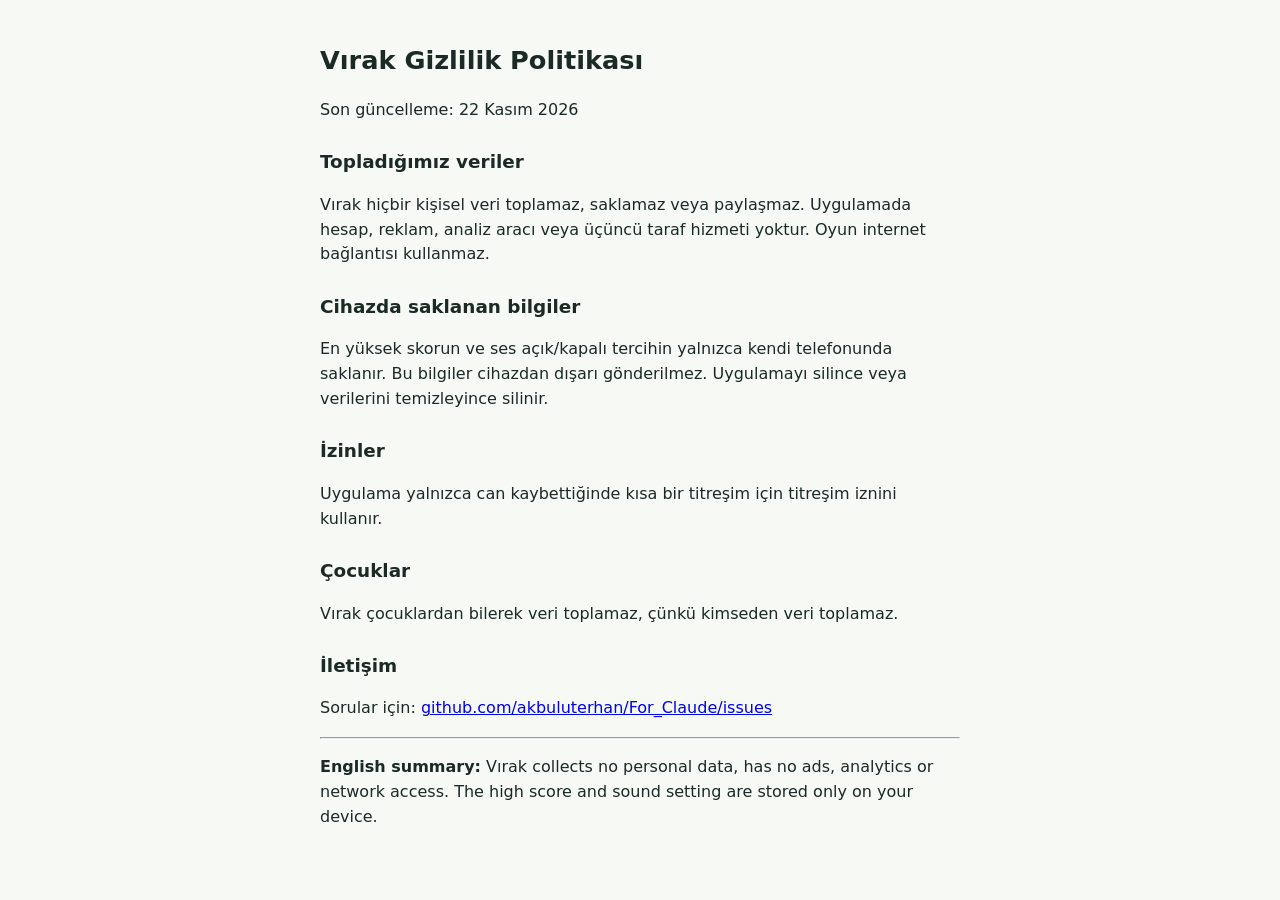
<file: gizlilik.html>
<!doctype html>
<html lang="tr">
<head>
<meta charset="utf-8">
<meta name="viewport" content="width=device-width, initial-scale=1">
<title>Vırak Gizlilik Politikası</title>
<style>
  body { font-family: system-ui, sans-serif; max-width: 40rem; margin: 0 auto; padding: 24px 16px; line-height: 1.55; color: #1b2a26; background: #f6f9f4; }
  h1 { font-size: 1.6rem; } h2 { font-size: 1.15rem; margin-top: 1.6rem; }
</style>
</head>
<body>
<h1>Vırak Gizlilik Politikası</h1>
<p>Son güncelleme: 22 Kasım 2026</p>

<h2>Topladığımız veriler</h2>
<p>Vırak hiçbir kişisel veri toplamaz, saklamaz veya paylaşmaz. Uygulamada hesap, reklam, analiz aracı veya üçüncü taraf hizmeti yoktur. Oyun internet bağlantısı kullanmaz.</p>

<h2>Cihazda saklanan bilgiler</h2>
<p>En yüksek skorun ve ses açık/kapalı tercihin yalnızca kendi telefonunda saklanır. Bu bilgiler cihazdan dışarı gönderilmez. Uygulamayı silince veya verilerini temizleyince silinir.</p>

<h2>İzinler</h2>
<p>Uygulama yalnızca can kaybettiğinde kısa bir titreşim için titreşim iznini kullanır.</p>

<h2>Çocuklar</h2>
<p>Vırak çocuklardan bilerek veri toplamaz, çünkü kimseden veri toplamaz.</p>

<h2>İletişim</h2>
<p>Sorular için: <a href="https://github.com/akbuluterhan/For_Claude/issues">github.com/akbuluterhan/For_Claude/issues</a></p>

<hr>
<p><strong>English summary:</strong> Vırak collects no personal data, has no ads, analytics or network access. The high score and sound setting are stored only on your device.</p>
</body>
</html>
</file>
<file: virak/fonts/fonts.css>
/* Fredoka and Nunito, SIL Open Font License 1.1 (bundled so the game works offline) */
@font-face { font-family: "Fredoka"; font-style: normal; font-weight: 300 700; font-display: swap; src: url(fredoka-latin.woff2) format("woff2"); unicode-range: U+0000-00FF, U+0131, U+0152-0153, U+02BB-02BC, U+02C6, U+02DA, U+02DC, U+0304, U+0308, U+0329, U+2000-206F, U+20AC, U+2122, U+2191, U+2193, U+2212, U+2215, U+FEFF, U+FFFD; }
@font-face { font-family: "Fredoka"; font-style: normal; font-weight: 300 700; font-display: swap; src: url(fredoka-latin-ext.woff2) format("woff2"); unicode-range: U+0100-02BA, U+02BD-02C5, U+02C7-02CC, U+02CE-02D7, U+02DD-02FF, U+0304, U+0308, U+0329, U+1D00-1DBF, U+1E00-1E9F, U+1EF2-1EFF, U+2020, U+20A0-20AB, U+20AD-20C4, U+2113, U+2C60-2C7F, U+A720-A7FF; }
@font-face { font-family: "Nunito"; font-style: normal; font-weight: 200 1000; font-display: swap; src: url(nunito-latin.woff2) format("woff2"); unicode-range: U+0000-00FF, U+0131, U+0152-0153, U+02BB-02BC, U+02C6, U+02DA, U+02DC, U+0304, U+0308, U+0329, U+2000-206F, U+20AC, U+2122, U+2191, U+2193, U+2212, U+2215, U+FEFF, U+FFFD; }
@font-face { font-family: "Nunito"; font-style: normal; font-weight: 200 1000; font-display: swap; src: url(nunito-latin-ext.woff2) format("woff2"); unicode-range: U+0100-02BA, U+02BD-02C5, U+02C7-02CC, U+02CE-02D7, U+02DD-02FF, U+0304, U+0308, U+0329, U+1D00-1DBF, U+1E00-1E9F, U+1EF2-1EFF, U+2020, U+20A0-20AB, U+20AD-20C4, U+2113, U+2C60-2C7F, U+A720-A7FF; }
</file>
